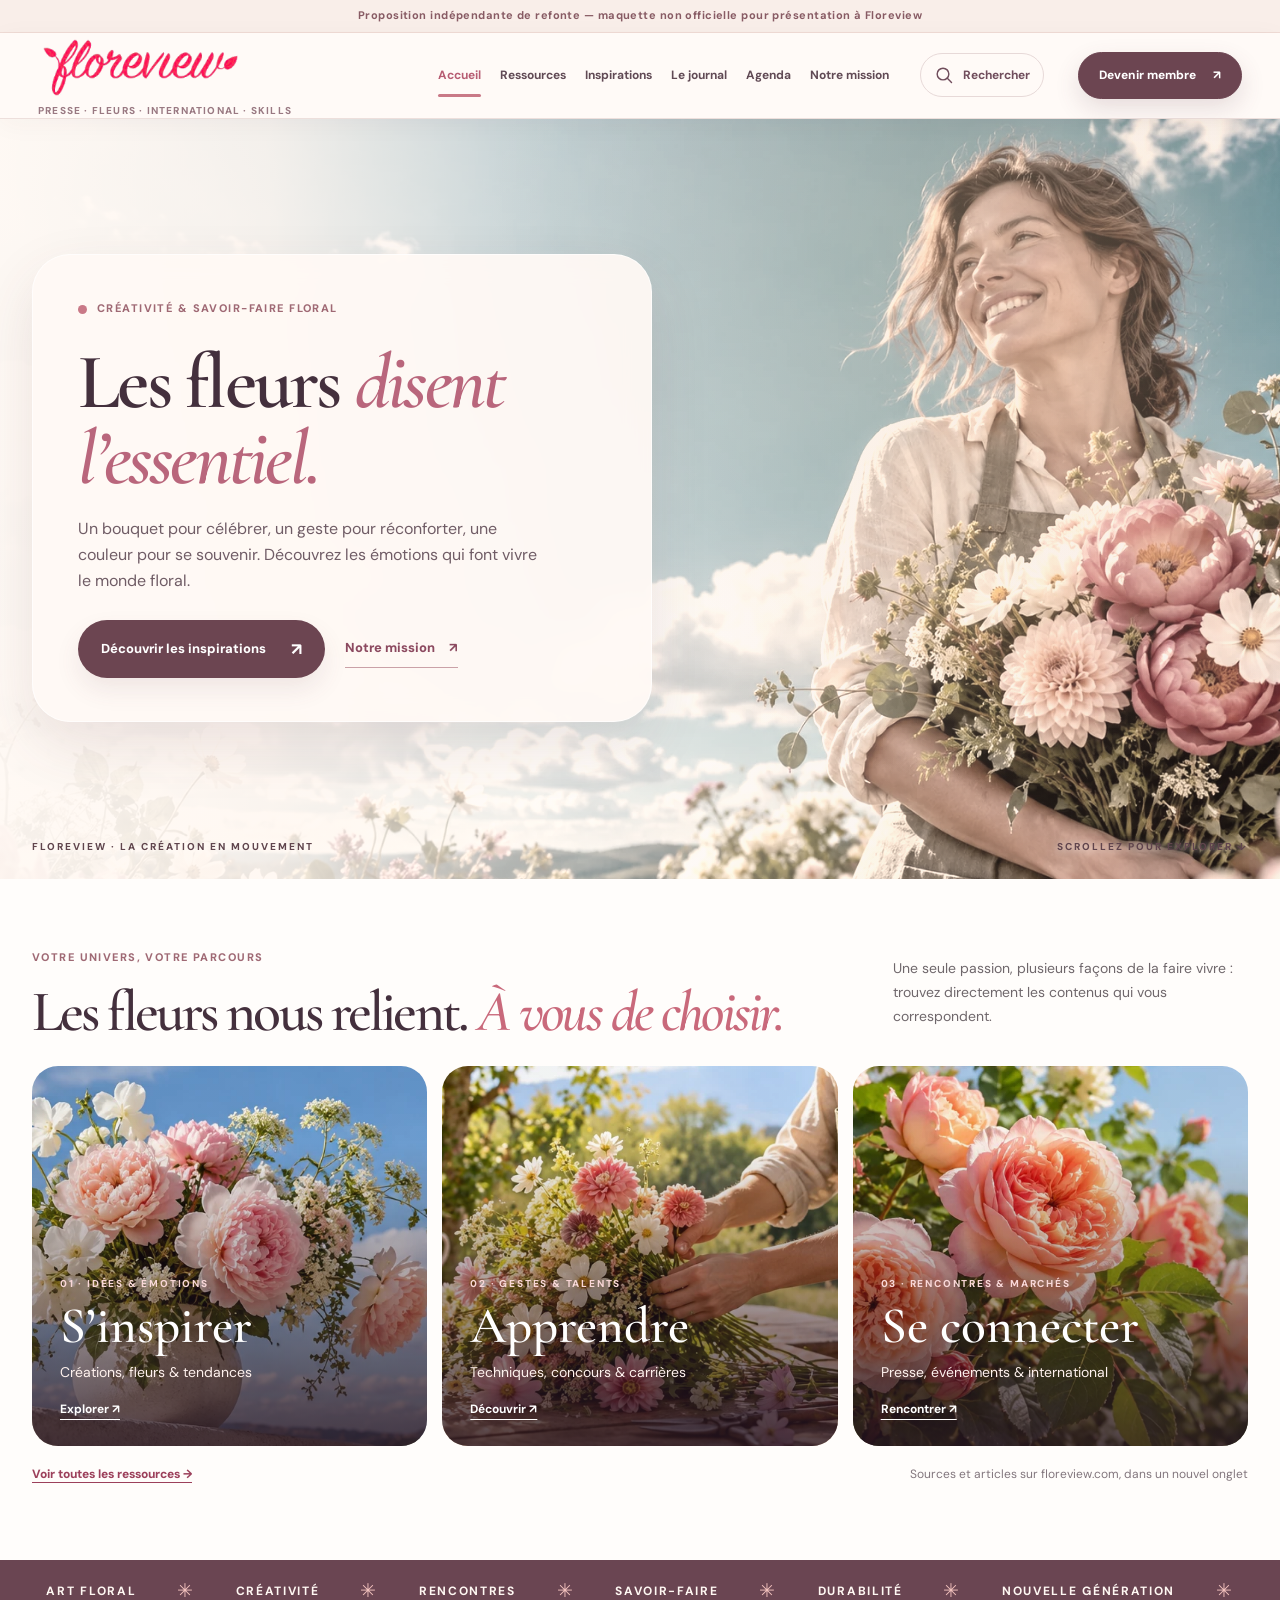
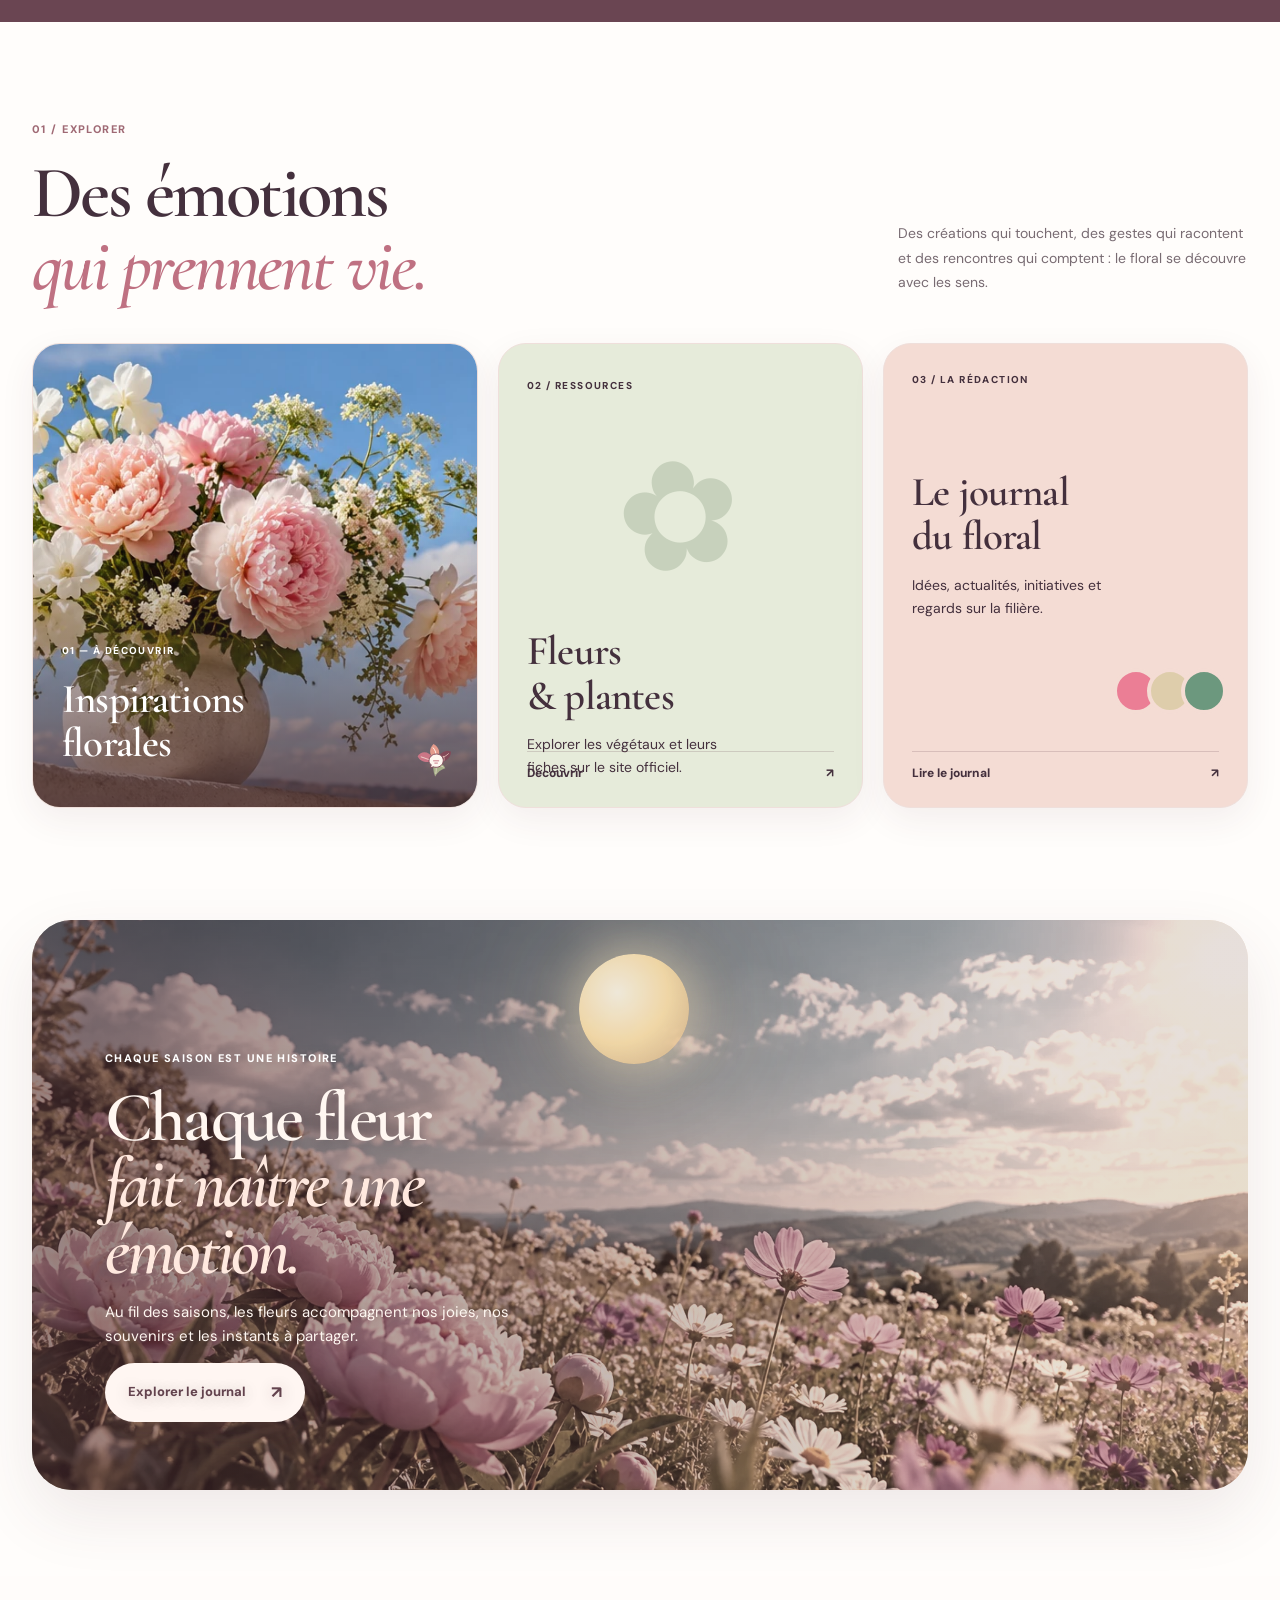
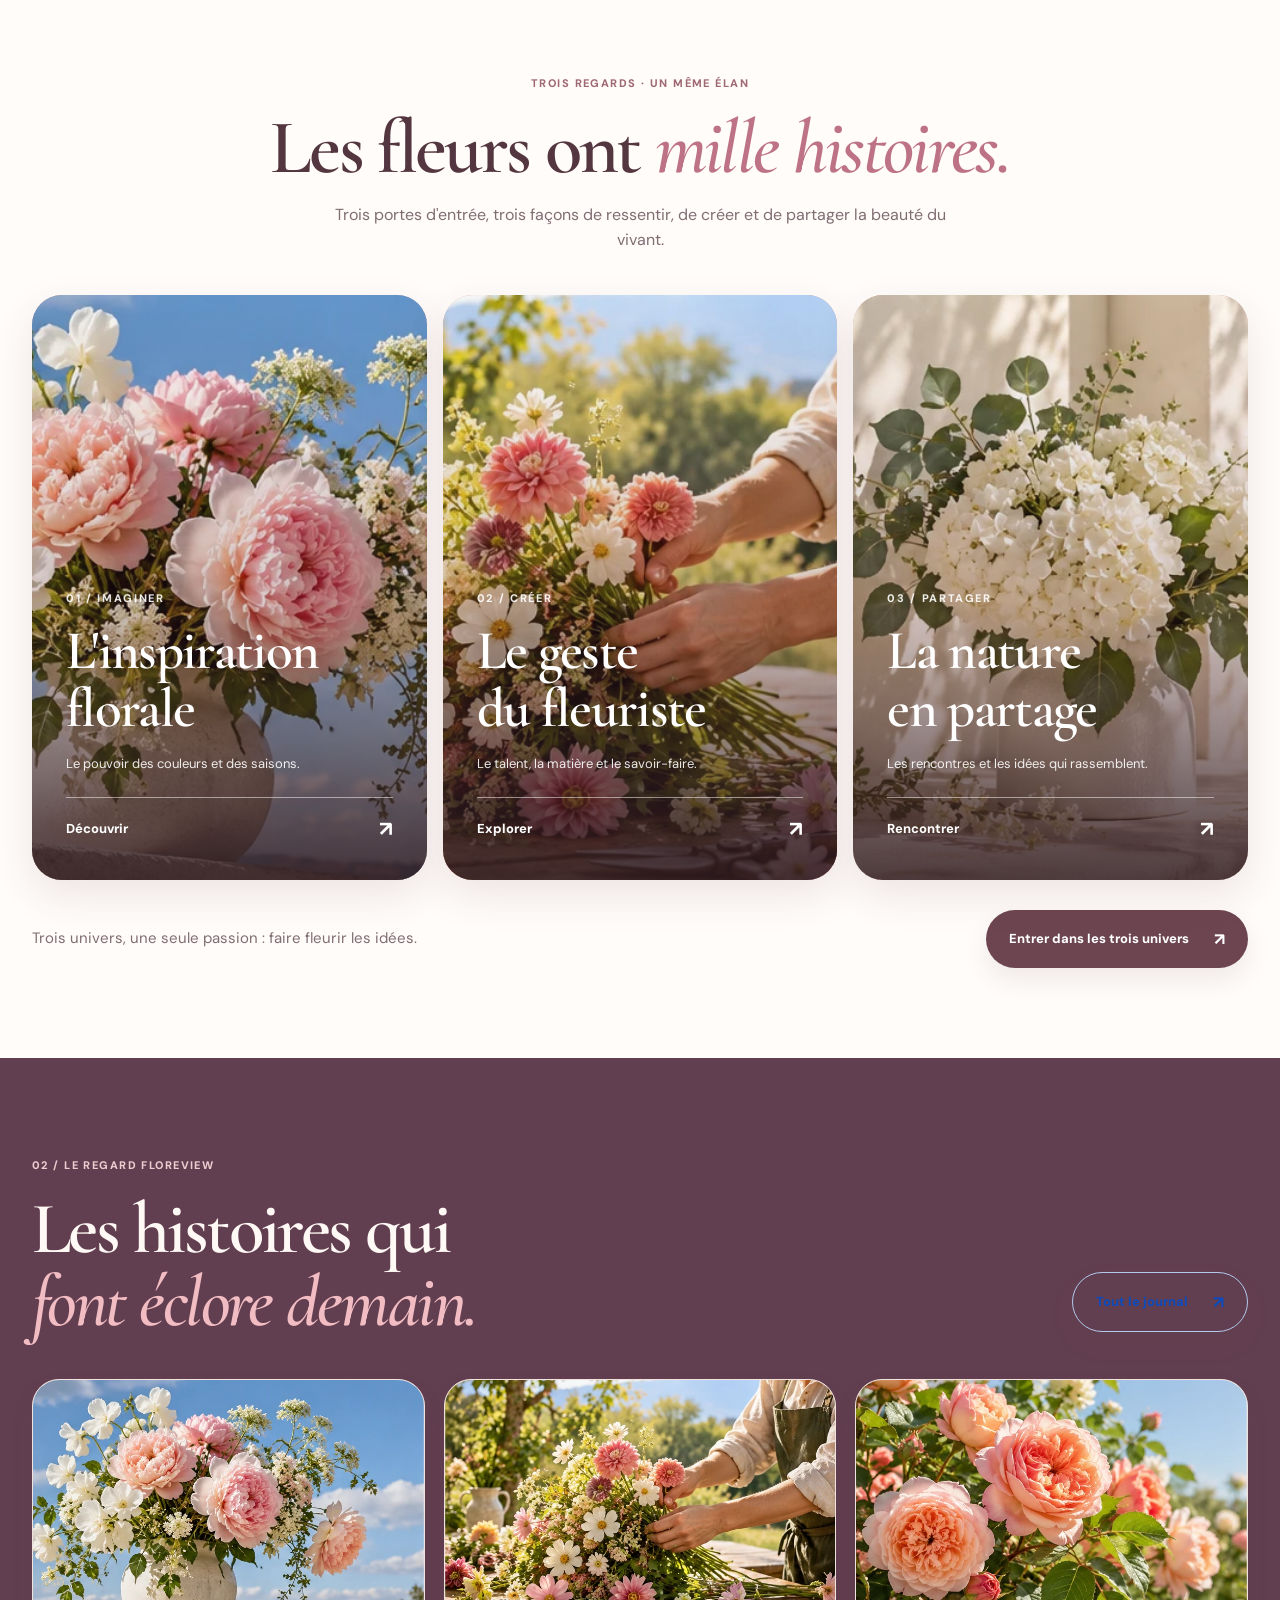
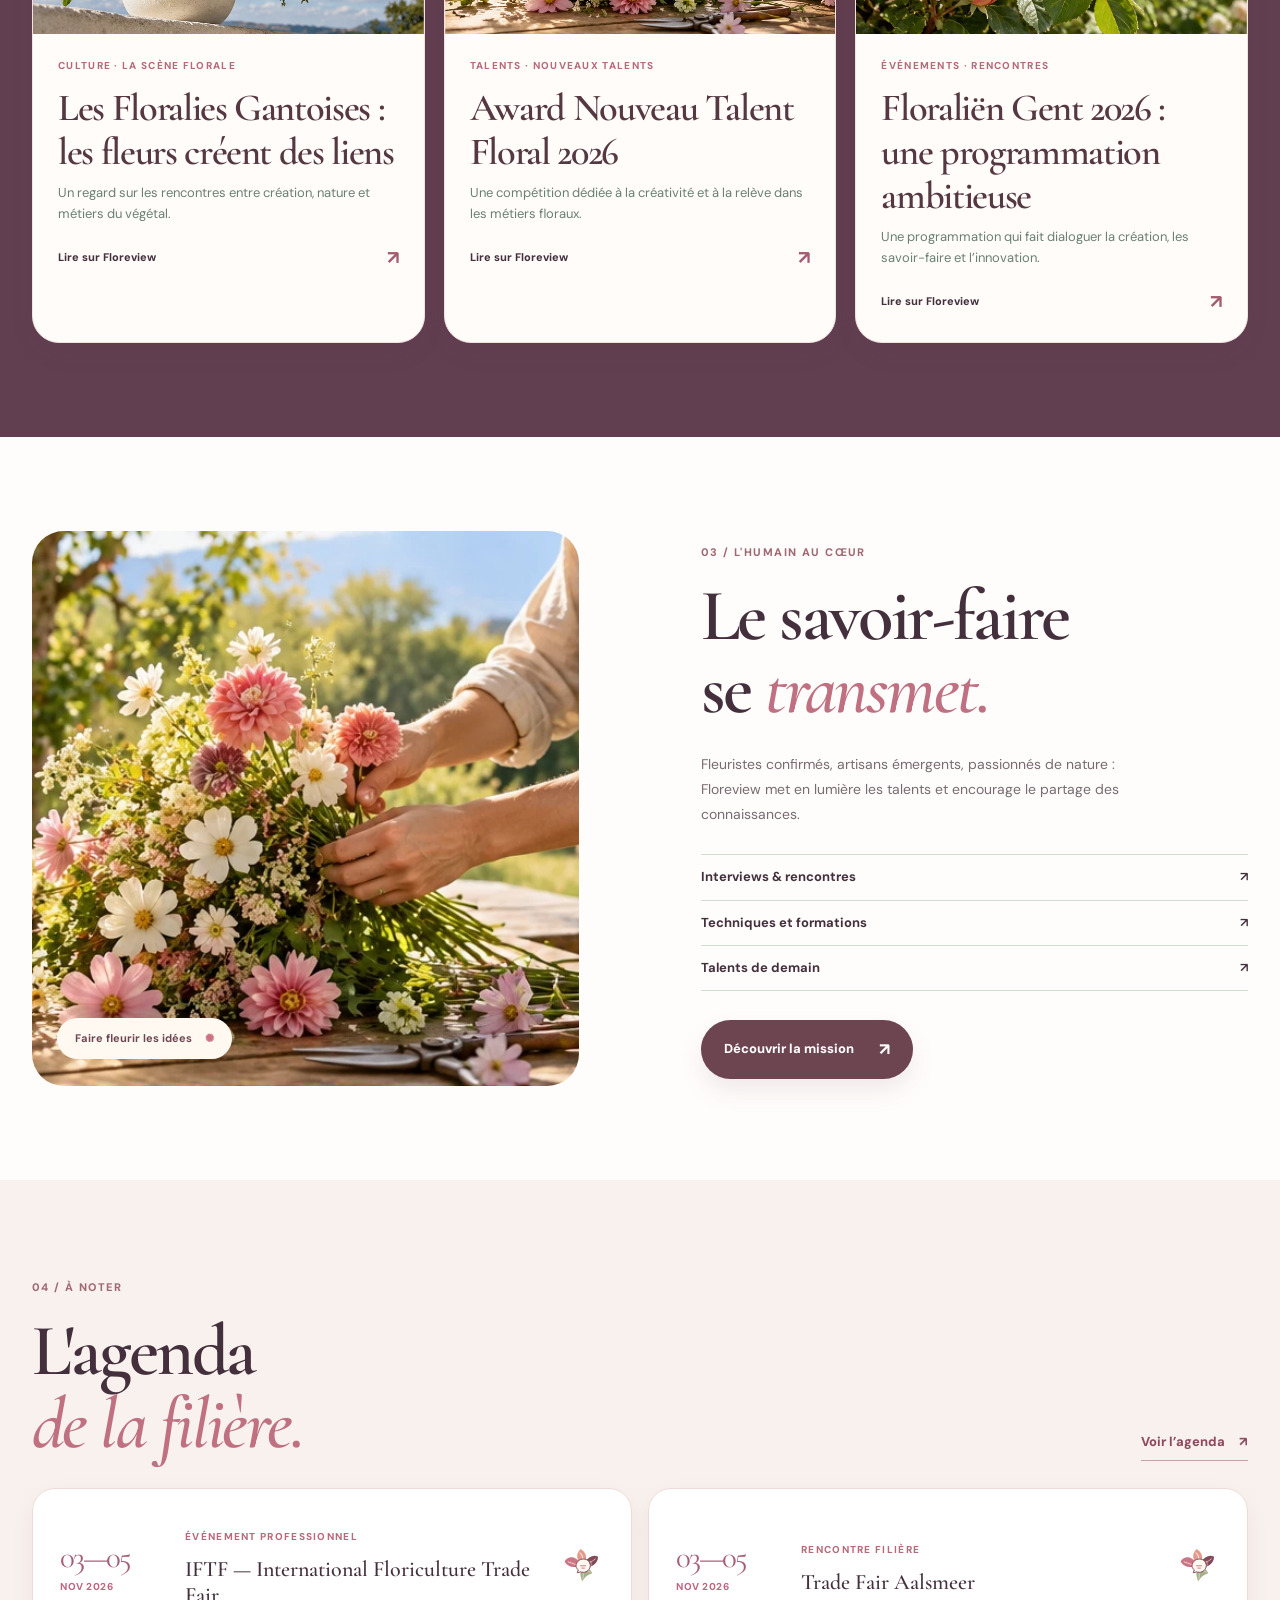
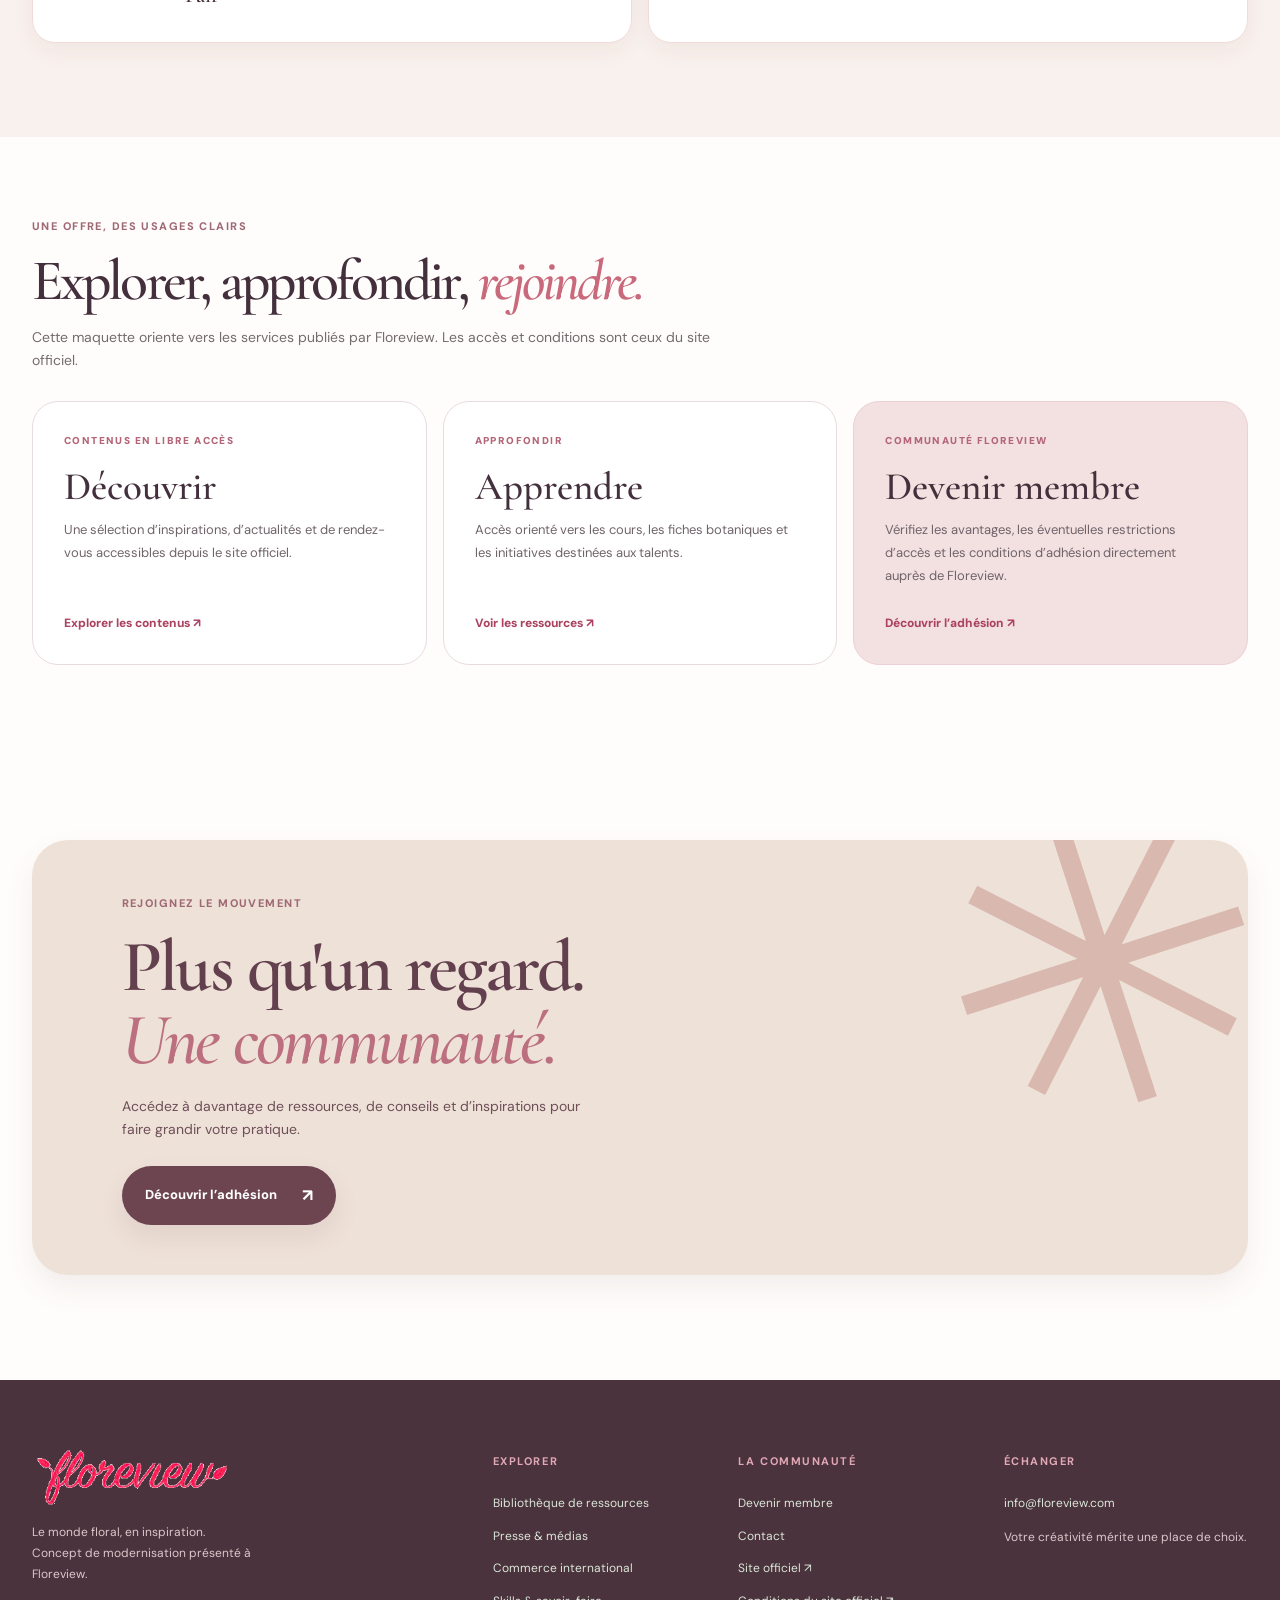
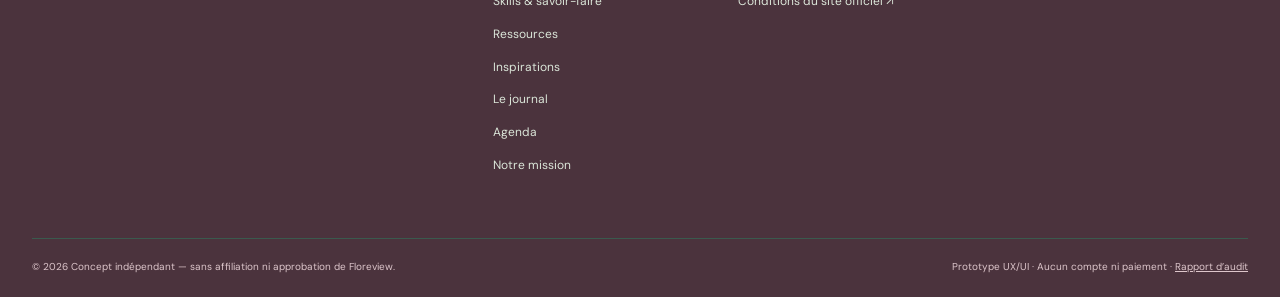
<file: index.html>
<!doctype html><html lang="fr"><head><meta charset="utf-8"><meta name="viewport" content="width=device-width, initial-scale=1"><meta name="theme-color" content="#694451"><meta name="robots" content="noindex,nofollow"><meta name="description" content="Concept de refonte du média floral Floreview : inspiration, journal, agenda et communauté."><title>Accueil | Floreview — concept de refonte</title><link rel="icon" href="assets/favicon-floreview.png" type="image/png"><link rel="preconnect" href="https://fonts.googleapis.com"><link rel="preconnect" href="https://fonts.gstatic.com" crossorigin><link href="https://fonts.googleapis.com/css2?family=DM+Sans:wght@400;500;600;700;800&family=Cormorant+Garamond:ital,wght@0,400;0,500;0,600;0,700;1,400;1,500;1,600&display=swap" rel="stylesheet"><link rel="stylesheet" href="styles.css?v=3"><link rel="stylesheet" href="sky-2026.css?v=3"><link rel="stylesheet" href="floral-interactions.css?v=4"><link rel="stylesheet" href="emotion-2026.css?v=5"><link rel="stylesheet" href="search-v6.css?v=6"><link rel="stylesheet" href="v7.css?v=7"></head><body data-page="index.html"><a class="skip-link" href="#contenu">Aller au contenu</a>
<div class="prototype-flag">Proposition indépendante de refonte — maquette non officielle pour présentation à Floreview</div>
<header class="site-header" id="haut"><div class="header-inner">
  <a class="wordmark wordmark--official" href="index.html" aria-label="Accueil - Floreview"><img class="wordmark__logo" src="assets/floreview-logo-official.png" alt="Floreview" width="210" height="62"><span class="wordmark__tagline">PRESSE · FLEURS · INTERNATIONAL · SKILLS</span></a>
  <button class="menu-toggle" type="button" aria-label="Ouvrir le menu" aria-expanded="false" aria-controls="site-nav"><span></span><span></span><span></span></button>
  <nav id="site-nav" class="site-nav" aria-label="Navigation principale"><a href="index.html" class="nav-link is-active" aria-current="page">Accueil</a><a href="ressources.html" class="nav-link ">Ressources</a><a href="inspirations.html" class="nav-link " >Inspirations</a><a href="journal.html" class="nav-link " >Le journal</a><a href="agenda.html" class="nav-link " >Agenda</a><a href="apropos.html" class="nav-link " >Notre mission</a><a href="adhesion.html" class="nav-link nav-member-mobile">Devenir membre</a></nav>
  <button class="site-search__trigger" type="button" data-search-open="true" aria-label="Ouvrir la recherche" aria-haspopup="dialog" aria-controls="site-search"><svg width="20" height="20" viewBox="0 0 24 24" aria-hidden="true" fill="none" stroke="currentColor" stroke-width="1.7"><circle cx="10.8" cy="10.8" r="7"/><path d="m16 16 5 5" stroke-linecap="round"/></svg><span>Rechercher</span></button><a class="header-cta" href="adhesion.html">Devenir membre <span aria-hidden="true">↗</span></a>
</div></header>
<div class="site-search" id="site-search" role="dialog" aria-modal="true" aria-labelledby="site-search-title" aria-describedby="site-search-description" hidden>
  <div class="site-search__scrim" data-search-close="true"></div>
  <div class="site-search__sheet">
    <div class="site-search__top container">
      <span class="search-kicker"><img src="assets/floreview-logo-official.png" alt="Floreview" width="124" height="36"> Explorer Floreview</span>
      <button class="site-search__close" type="button" data-search-close="true" aria-label="Fermer la recherche">Fermer <span aria-hidden="true">×</span></button>
    </div>
    <div class="site-search__content container">
      <p class="eyebrow">Rechercher & explorer</p>
      <h2 id="site-search-title">Que souhaitez-vous <em>découvrir ?</em></h2>
      <p id="site-search-description">Recherchez une rubrique, un thème ou un article de la maquette.</p>
      <div class="site-search__field-wrap">
        <label class="sr-only" for="site-search-input">Votre recherche</label>
        <svg aria-hidden="true" width="25" height="25" viewBox="0 0 24 24" fill="none" stroke="currentColor" stroke-width="1.8"><circle cx="10.8" cy="10.8" r="6.8"/><path d="m16 16 5 5" stroke-linecap="round"/></svg>
        <input id="site-search-input" type="search" autocomplete="off" spellcheck="false" placeholder="Fleurs, presse, international, formations…" role="combobox" aria-autocomplete="list" aria-controls="site-search-results" aria-expanded="false">
        <span class="search-key-hint" aria-hidden="true">↵</span>
      </div>
      <div class="site-search__suggestions" id="site-search-suggestions">
        <div class="site-search__heading"><span>Accès rapides</span><span>03 univers professionnels</span></div>
        <div class="search-shortcuts">
          <a class="search-shortcut" href="presse.html"><span class="search-shortcut__index">01 / COMMUNIQUER</span><strong>Presse & médias</strong><small>Actualités, interviews, dossiers et contacts</small><span class="search-shortcut__arrow" aria-hidden="true">↗</span></a>
          <a class="search-shortcut" href="international.html"><span class="search-shortcut__index">02 / CONNECTER</span><strong>Commerce international</strong><small>Marchés floraux, échanges et tendances mondiales</small><span class="search-shortcut__arrow" aria-hidden="true">↗</span></a>
          <a class="search-shortcut" href="savoir-faire.html"><span class="search-shortcut__index">03 / TRANSMETTRE</span><strong>Skills & savoir-faire</strong><small>Techniques, métiers et transmission</small><span class="search-shortcut__arrow" aria-hidden="true">↗</span></a>
        </div>
        <div class="site-search__popular"><span>À explorer :</span><button type="button" data-search-query="fleurs">Fleurs et plantes</button><button type="button" data-search-query="presse">Presse</button><button type="button" data-search-query="talents">Talents</button><button type="button" data-search-query="international">International</button></div>
      </div>
      <div class="site-search__matches" id="site-search-matches" hidden>
        <div class="site-search__heading"><span id="site-search-count">Suggestions</span><span>↑ ↓ naviguer · Entrée ouvrir</span></div>
        <div id="site-search-results" role="listbox" aria-label="Suggestions de recherche"></div>
        <p class="site-search__empty" id="site-search-empty" hidden>Aucun résultat dans la maquette. Essayez « fleurs », « presse », « talent » ou « international ».</p>
      </div>
      <p class="site-search__note">Recherche locale dans cette proposition de site. Le contenu intégral de Floreview nécessite une connexion au CMS officiel.</p>
    </div>
  </div>
</div><main id="contenu"><section class="hero hero-sky" aria-label="Bienvenue sur Floreview">
  <div class="hero-sky__photo" aria-hidden="true"><img src="assets/hero-florist.webp" alt="" fetchpriority="high" decoding="async"></div>
  <div class="hero-clouds" aria-hidden="true"><span class="cloud cloud--one"></span><span class="cloud cloud--two"></span><span class="cloud cloud--three"></span></div>
  <div class="container hero-sky__inner"><div class="hero-sky__message reveal is-visible">
    <span class="eyebrow"><span class="eyebrow-dot"></span> Créativité & savoir-faire floral</span>
    <h1>Les fleurs <em>disent l’essentiel.</em></h1>
    <p>Un bouquet pour célébrer, un geste pour réconforter, une couleur pour se souvenir. Découvrez les émotions qui font vivre le monde floral.</p>
    <div class="hero-actions"><a class="btn btn-dark" href="inspirations.html">Découvrir les inspirations <span aria-hidden="true">↗</span></a><a class="text-link" href="apropos.html">Notre mission <span aria-hidden="true">↗</span></a></div>
  </div></div>
  <div class="hero-sky__bottom" aria-hidden="true"><span>FLOREVIEW · LA CRÉATION EN MOUVEMENT</span><span>SCROLLEZ POUR EXPLORER ↓</span></div>
</section>

<section class="v7-intents container" aria-labelledby="v7-intent-title">
  <div class="v7-intents__head"><div><span class="eyebrow">Votre univers, votre parcours</span><h2 id="v7-intent-title">Les fleurs nous relient. <em>À vous de choisir.</em></h2></div><p>Une seule passion, plusieurs façons de la faire vivre : trouvez directement les contenus qui vous correspondent.</p></div>
  <div class="v7-intents__grid">
    <a class="v7-intent" href="ressources.html?theme=inspiration"><img src="assets/floral-1.webp" alt="Bouquet de fleurs roses" loading="lazy"><span class="v7-intent__shade"></span><span class="v7-intent__text"><small>01 · IDÉES & ÉMOTIONS</small><strong>S’inspirer</strong><span>Créations, fleurs & tendances</span><b>Explorer ↗</b></span></a>
    <a class="v7-intent" href="ressources.html?theme=skills"><img src="assets/floral-2.webp" alt="Fleuriste composant un bouquet" loading="lazy"><span class="v7-intent__shade"></span><span class="v7-intent__text"><small>02 · GESTES & TALENTS</small><strong>Apprendre</strong><span>Techniques, concours & carrières</span><b>Découvrir ↗</b></span></a>
    <a class="v7-intent" href="ressources.html?theme=international"><img src="assets/floral-3.webp" alt="Créations et rencontres florales" loading="lazy"><span class="v7-intent__shade"></span><span class="v7-intent__text"><small>03 · RENCONTRES & MARCHÉS</small><strong>Se connecter</strong><span>Presse, événements & international</span><b>Rencontrer ↗</b></span></a>
  </div>
  <p class="v7-intents__meta"><a href="ressources.html">Voir toutes les ressources →</a> <span>Sources et articles sur floreview.com, dans un nouvel onglet</span></p>
</section>

<section class="ticker" aria-label="Thématiques"><div class="ticker-inner"><span>Art floral</span><b>✳</b><span>Créativité</span><b>✳</b><span>Rencontres</span><b>✳</b><span>Savoir-faire</span><b>✳</b><span>Durabilité</span><b>✳</b><span>Nouvelle génération</span><b>✳</b></div></section>
<section class="section container" id="univers"><div class="section-head reveal"><div><span class="eyebrow">01 / Explorer</span><h2>Des émotions<br><em>qui prennent vie.</em></h2></div><p>Des créations qui touchent, des gestes qui racontent et des rencontres qui comptent : le floral se découvre avec les sens.</p></div><div class="feature-grid">
<a href="inspirations.html" class="feature-card feature-card-xl reveal"><div class="feature-image"><img class="" src="assets/floral-1.webp" alt="Composition florale inspirante" loading=lazy decoding="async" onerror="this.onerror=null;this.src='assets/floral-illustration.svg'"></div><div class="feature-caption"><span>01 — À découvrir</span><h3>Inspirations<br>florales</h3><span class="round-arrow">↗</span></div></a>
<a href="https://floreview.com/fr/fleurs-et-plantes/" target="_blank" rel="noopener noreferrer" class="feature-card feature-card-sage reveal"><span class="small-label">02 / Ressources</span><div class="feature-flower">✿</div><h3>Fleurs<br>& plantes</h3><p>Explorer les végétaux et leurs fiches sur le site officiel.</p><span class="feature-cta">Découvrir <span>↗</span></span></a>
<a href="journal.html" class="feature-card feature-card-peach reveal"><span class="small-label">03 / La rédaction</span><h3>Le journal<br>du floral</h3><p>Idées, actualités, initiatives et regards sur la filière.</p><div class="card-circles"><span></span><span></span><span></span></div><span class="feature-cta">Lire le journal <span>↗</span></span></a>
</div></section>
<section class="sky-garden" aria-label="La nature en mouvement">
  <div class="container sky-garden__shell">
    <div class="sky-garden__image" aria-hidden="true"><img src="assets/sunny-meadow.webp" alt="" loading="lazy"></div>
    <div class="sky-garden__atmosphere" aria-hidden="true">
      <span class="garden-sun"></span><span class="cloud cloud--garden-a"></span><span class="cloud cloud--garden-b"></span>
    </div>
    <div class="sky-garden__content reveal">
      <span class="eyebrow">Chaque saison est une histoire</span>
      <h2>Chaque fleur<br><em>fait naître une émotion.</em></h2>
      <p>Au fil des saisons, les fleurs accompagnent nos joies, nos souvenirs et les instants à partager.</p>
      <a class="btn btn-dark" href="journal.html">Explorer le journal <span aria-hidden="true">↗</span></a>
    </div>
  </div>
</section>

<section class="editorial-triptych section" aria-labelledby="triptych-title">
  <div class="container triptych-intro reveal">
    <span class="eyebrow">Trois regards · Un même élan</span>
    <h2 id="triptych-title">Les fleurs ont <em>mille histoires.</em></h2>
    <p>Trois portes d'entrée, trois façons de ressentir, de créer et de partager la beauté du vivant.</p>
  </div>
  <div class="container triptych-grid">
    <a class="triptych-panel triptych-panel--one reveal" href="univers.html#inspirer">
      <img src="assets/floral-1.webp" alt="Bouquet de pivoines roses sous un ciel bleu" loading="lazy" decoding="async">
      <span class="triptych-panel__scrim" aria-hidden="true"></span>
      <span class="triptych-panel__body"><small>01 / IMAGINER</small><strong>L'inspiration<br>florale</strong><span>Le pouvoir des couleurs et des saisons.</span><span class="triptych-panel__action">Découvrir <span aria-hidden="true">↗</span></span></span>
    </a>
    <a class="triptych-panel triptych-panel--two reveal" href="univers.html#creer">
      <img src="assets/floral-2.webp" alt="Fleuriste créant un bouquet au jardin" loading="lazy" decoding="async">
      <span class="triptych-panel__scrim" aria-hidden="true"></span>
      <span class="triptych-panel__body"><small>02 / CRÉER</small><strong>Le geste<br>du fleuriste</strong><span>Le talent, la matière et le savoir-faire.</span><span class="triptych-panel__action">Explorer <span aria-hidden="true">↗</span></span></span>
    </a>
    <a class="triptych-panel triptych-panel--three reveal" href="univers.html#partager">
      <img src="assets/floral-4.webp" alt="Composition florale blanche et feuillage dans une lumière naturelle" loading="lazy" decoding="async">
      <span class="triptych-panel__scrim" aria-hidden="true"></span>
      <span class="triptych-panel__body"><small>03 / PARTAGER</small><strong>La nature<br>en partage</strong><span>Les rencontres et les idées qui rassemblent.</span><span class="triptych-panel__action">Rencontrer <span aria-hidden="true">↗</span></span></span>
    </a>
  </div>
  <div class="triptych-footer container reveal"><p>Trois univers, une seule passion : faire fleurir les idées.</p><a href="univers.html" class="btn btn-dark">Entrer dans les trois univers <span aria-hidden="true">↗</span></a></div>
</section>
<section class="section section-ink"><div class="container"><div class="section-head section-head-light reveal"><div><span class="eyebrow">02 / Le regard Floreview</span><h2>Les histoires qui<br><em>font éclore demain.</em></h2></div><a href="journal.html" class="btn btn-outline-light">Tout le journal <span>↗</span></a></div><div class="story-grid" id="home-articles"></div></div></section>
<section class="section container"><div class="split-feature"><div class="split-photo reveal"><img class="" src="assets/floral-2.webp" alt="Fleurs et végétaux en floraison" loading=lazy decoding="async" onerror="this.onerror=null;this.src='assets/floral-illustration.svg'"><div class="photo-chip">Faire fleurir les idées <span>✺</span></div></div><div class="split-copy reveal"><span class="eyebrow">03 / L'humain au cœur</span><h2>Le savoir-faire<br>se <em>transmet.</em></h2><p>Fleuristes confirmés, artisans émergents, passionnés de nature : Floreview met en lumière les talents et encourage le partage des connaissances.</p><div class="underline-list"><span>Interviews & rencontres <b>↗</b></span><span>Techniques et formations <b>↗</b></span><span>Talents de demain <b>↗</b></span></div><a class="btn btn-dark" href="apropos.html">Découvrir la mission <span>↗</span></a></div></div></section>
<section class="section section-cream"><div class="container event-preview"><div class="section-head reveal"><div><span class="eyebrow">04 / À noter</span><h2>L'agenda<br><em>de la filière.</em></h2></div><a class="text-link" href="agenda.html">Voir l’agenda <span>↗</span></a></div><div class="event-mini-grid"><a class="event-mini reveal" href="agenda.html"><span class="event-date">03—05 <small>NOV 2026</small></span><div><span class="category">Événement professionnel</span><h3>IFTF — International Floriculture Trade Fair</h3></div><span class="round-arrow">↗</span></a><a class="event-mini reveal" href="agenda.html"><span class="event-date">03—05 <small>NOV 2026</small></span><div><span class="category">Rencontre filière</span><h3>Trade Fair Aalsmeer</h3></div><span class="round-arrow">↗</span></a></div></div></section>

<section class="v7-membership container" aria-labelledby="v7-member-heading">
  <div class="v7-section-title"><span class="eyebrow">Une offre, des usages clairs</span><h2 id="v7-member-heading">Explorer, approfondir, <em>rejoindre.</em></h2><p>Cette maquette oriente vers les services publiés par Floreview. Les accès et conditions sont ceux du site officiel.</p></div>
  <div class="v7-membership__grid">
    <article class="v7-benefit"><small>CONTENUS EN LIBRE ACCÈS</small><h3>Découvrir</h3><p>Une sélection d’inspirations, d’actualités et de rendez-vous accessibles depuis le site officiel.</p><a href="ressources.html?theme=inspiration">Explorer les contenus ↗</a></article>
    <article class="v7-benefit"><small>APPROFONDIR</small><h3>Apprendre</h3><p>Accès orienté vers les cours, les fiches botaniques et les initiatives destinées aux talents.</p><a href="ressources.html?theme=skills">Voir les ressources ↗</a></article>
    <article class="v7-benefit v7-benefit--highlight"><small>COMMUNAUTÉ FLOREVIEW</small><h3>Devenir membre</h3><p>Vérifiez les avantages, les éventuelles restrictions d’accès et les conditions d’adhésion directement auprès de Floreview.</p><a href="adhesion.html">Découvrir l’adhésion ↗</a></article>
  </div>
</section>

<section class="member-band container"><div class="member-band-copy reveal"><span class="eyebrow">Rejoignez le mouvement</span><h2>Plus qu'un regard.<br><em>Une communauté.</em></h2><p>Accédez à davantage de ressources, de conseils et d’inspirations pour faire grandir votre pratique.</p><a class="btn btn-dark" href="adhesion.html">Découvrir l’adhésion <span>↗</span></a></div><div class="member-band-shape" aria-hidden="true">✳</div></section></main><footer class="footer"><div class="container footer-top"><div><a class="wordmark footer-wordmark wordmark--official" href="index.html" aria-label="Accueil - Floreview"><img class="wordmark__logo" src="assets/floreview-logo-official.png" alt="Floreview" width="210" height="62"></a><p>Le monde floral, en inspiration.<br>Concept de modernisation présenté à Floreview.</p></div><div><h3>Explorer</h3><a href="ressources.html">Bibliothèque de ressources</a><a href="presse.html">Presse & médias</a><a href="international.html">Commerce international</a><a href="savoir-faire.html">Skills & savoir-faire</a><a href="univers.html">Ressources</a><a href="inspirations.html">Inspirations</a><a href="journal.html">Le journal</a><a href="agenda.html">Agenda</a><a href="apropos.html">Notre mission</a></div><div><h3>La communauté</h3><a href="adhesion.html">Devenir membre</a><a href="contact.html">Contact</a><a href="https://floreview.com/fr/" target="_blank" rel="noopener noreferrer">Site officiel ↗</a><a href="https://floreview.com/fr/conditions-generales/" target="_blank" rel="noopener noreferrer">Conditions du site officiel ↗</a></div><div><h3>Échanger</h3><a href="mailto:info@floreview.com">info@floreview.com</a><p>Votre créativité mérite une place de choix.</p></div></div><div class="container footer-bottom"><span>© 2026 Concept indépendant — sans affiliation ni approbation de Floreview.</span><span>Prototype UX/UI · Aucun compte ni paiement · <a href="AUDIT.md">Rapport d’audit</a></span></div></footer><script defer src="data/articles.js"></script><script defer src="app.js"></script><script defer src="data/ressources-v7.js?v=7"></script><script defer src="search-v6.js?v=7"></script><script defer src="v7.js?v=7"></script></body></html>
</file>
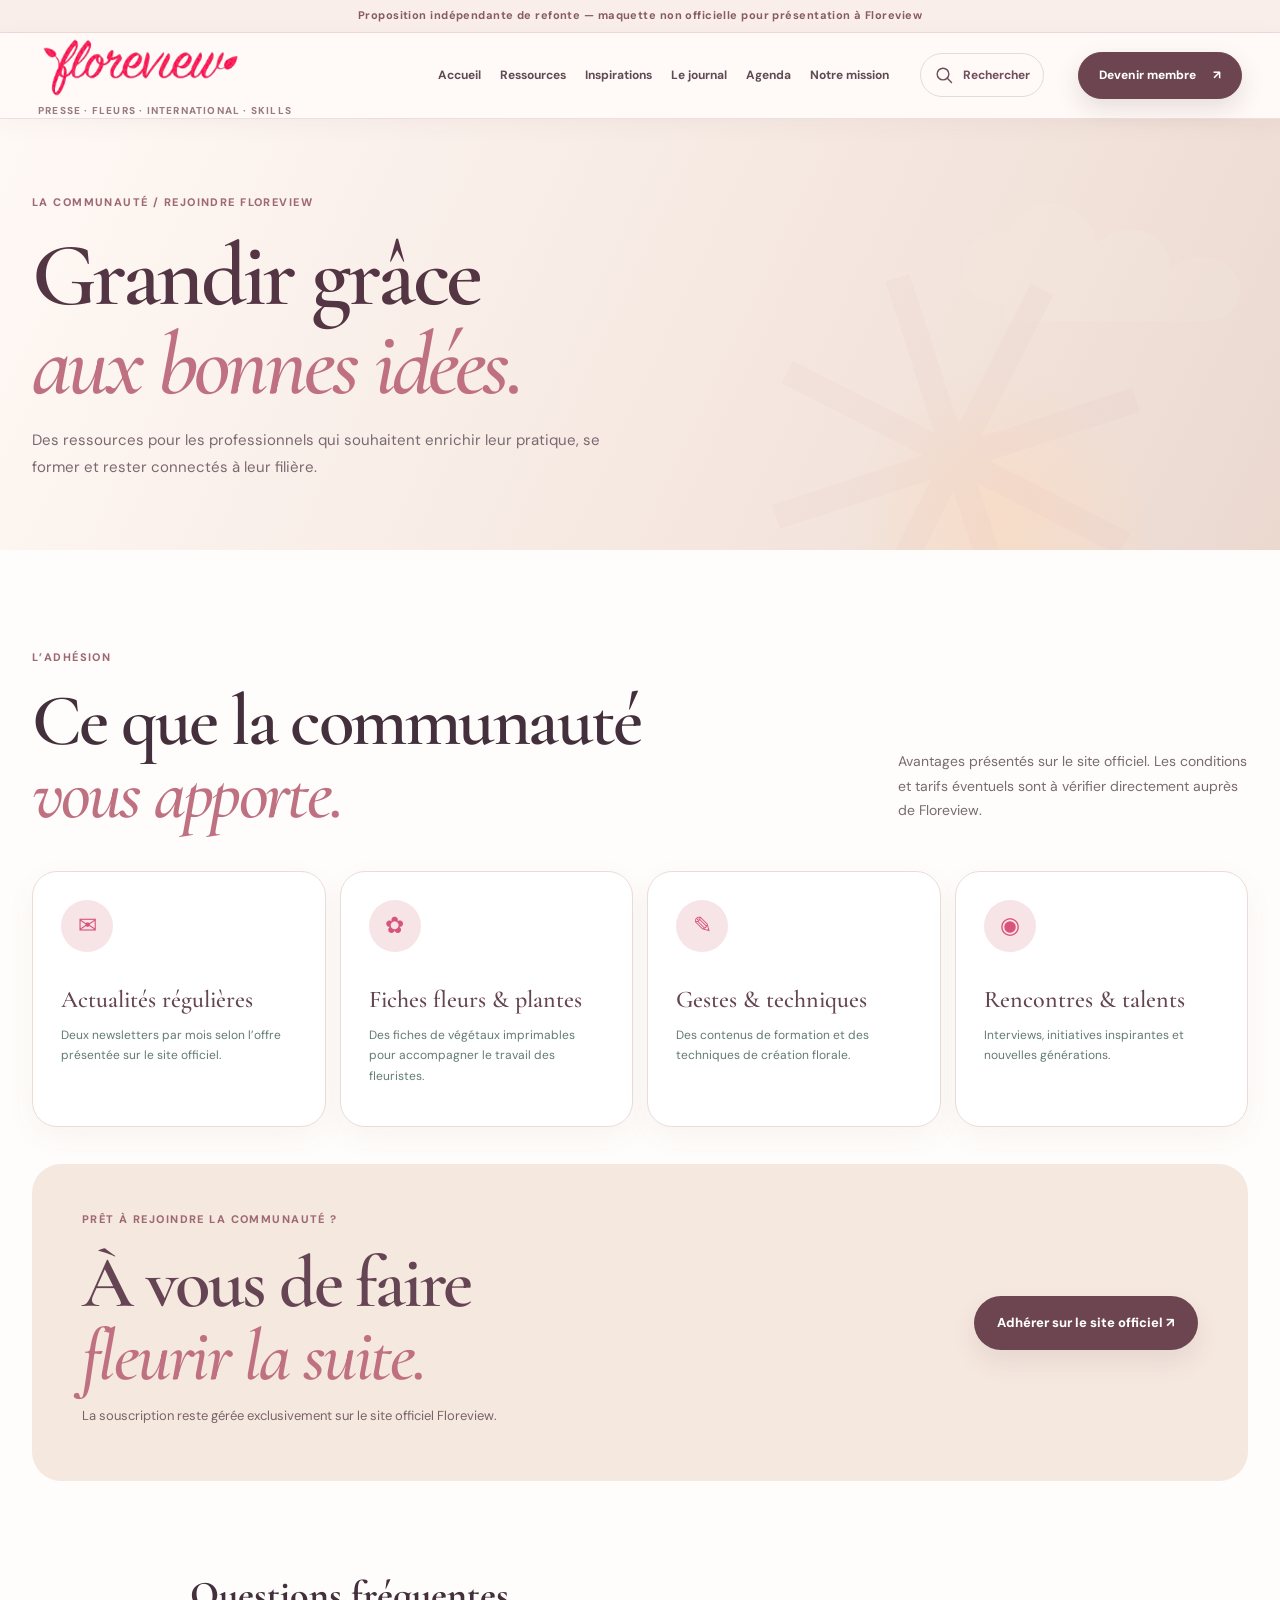
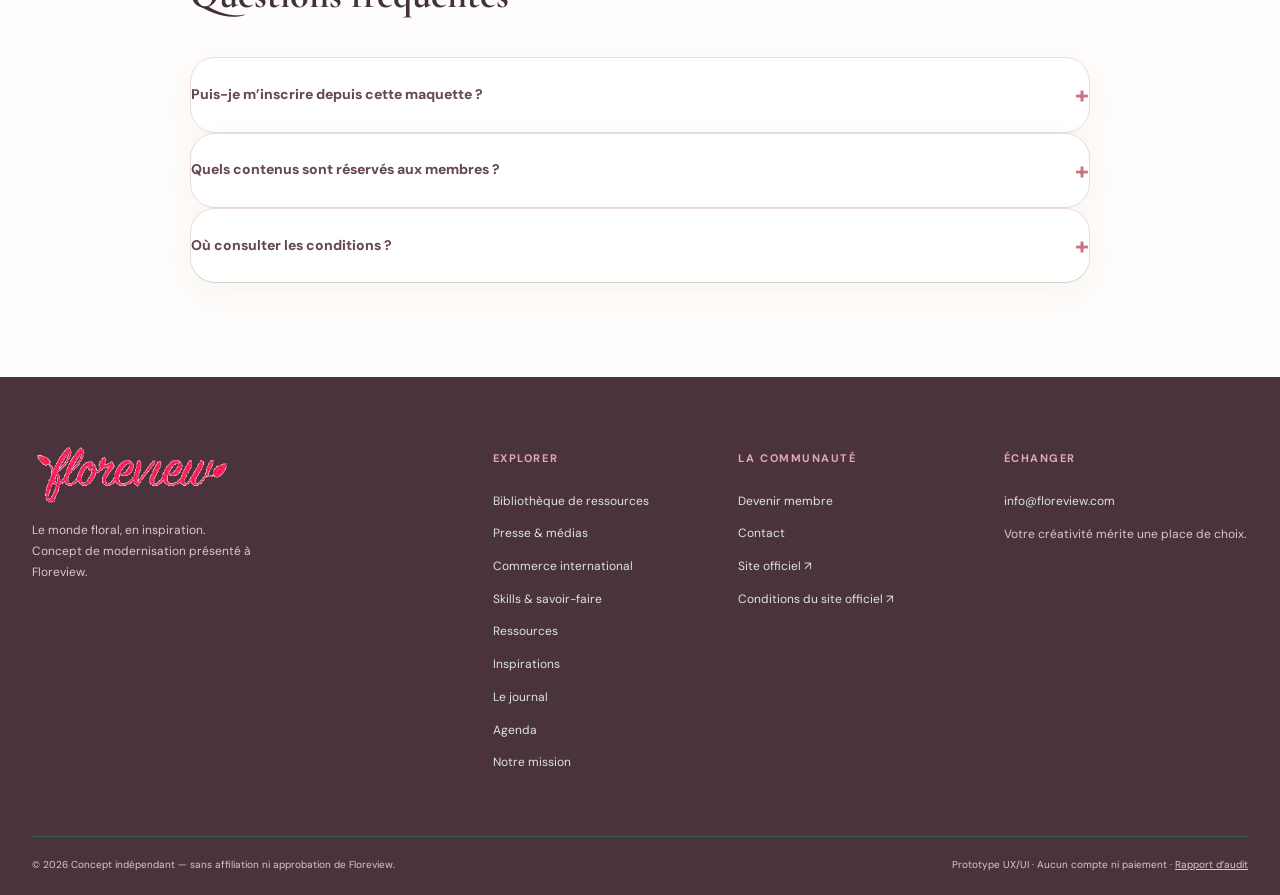
<file: adhesion.html>
<!doctype html><html lang="fr"><head><meta charset="utf-8"><meta name="viewport" content="width=device-width, initial-scale=1"><meta name="theme-color" content="#694451"><meta name="robots" content="noindex,nofollow"><meta name="description" content="Découvrez les avantages de la communauté Floreview et rejoignez-la sur le site officiel."><title>Devenir membre | Floreview — concept de refonte</title><link rel="icon" href="assets/favicon-floreview.png" type="image/png"><link rel="preconnect" href="https://fonts.googleapis.com"><link rel="preconnect" href="https://fonts.gstatic.com" crossorigin><link href="https://fonts.googleapis.com/css2?family=DM+Sans:wght@400;500;600;700;800&family=Cormorant+Garamond:ital,wght@0,400;0,500;0,600;0,700;1,400;1,500;1,600&display=swap" rel="stylesheet"><link rel="stylesheet" href="styles.css?v=3"><link rel="stylesheet" href="sky-2026.css?v=3"><link rel="stylesheet" href="floral-interactions.css?v=4"><link rel="stylesheet" href="emotion-2026.css?v=5"><link rel="stylesheet" href="search-v6.css?v=6"><link rel="stylesheet" href="v7.css?v=7"></head><body data-page="adhesion.html"><a class="skip-link" href="#contenu">Aller au contenu</a>
<div class="prototype-flag">Proposition indépendante de refonte — maquette non officielle pour présentation à Floreview</div>
<header class="site-header" id="haut"><div class="header-inner">
  <a class="wordmark wordmark--official" href="index.html" aria-label="Accueil - Floreview"><img class="wordmark__logo" src="assets/floreview-logo-official.png" alt="Floreview" width="210" height="62"><span class="wordmark__tagline">PRESSE · FLEURS · INTERNATIONAL · SKILLS</span></a>
  <button class="menu-toggle" type="button" aria-label="Ouvrir le menu" aria-expanded="false" aria-controls="site-nav"><span></span><span></span><span></span></button>
  <nav id="site-nav" class="site-nav" aria-label="Navigation principale"><a href="index.html" class="nav-link " >Accueil</a><a href="ressources.html" class="nav-link ">Ressources</a><a href="inspirations.html" class="nav-link " >Inspirations</a><a href="journal.html" class="nav-link " >Le journal</a><a href="agenda.html" class="nav-link " >Agenda</a><a href="apropos.html" class="nav-link " >Notre mission</a><a href="adhesion.html" class="nav-link nav-member-mobile">Devenir membre</a></nav>
  <button class="site-search__trigger" type="button" data-search-open="true" aria-label="Ouvrir la recherche" aria-haspopup="dialog" aria-controls="site-search"><svg width="20" height="20" viewBox="0 0 24 24" aria-hidden="true" fill="none" stroke="currentColor" stroke-width="1.7"><circle cx="10.8" cy="10.8" r="7"/><path d="m16 16 5 5" stroke-linecap="round"/></svg><span>Rechercher</span></button><a class="header-cta" href="adhesion.html">Devenir membre <span aria-hidden="true">↗</span></a>
</div></header>
<div class="site-search" id="site-search" role="dialog" aria-modal="true" aria-labelledby="site-search-title" aria-describedby="site-search-description" hidden>
  <div class="site-search__scrim" data-search-close="true"></div>
  <div class="site-search__sheet">
    <div class="site-search__top container">
      <span class="search-kicker"><img src="assets/floreview-logo-official.png" alt="Floreview" width="124" height="36"> Explorer Floreview</span>
      <button class="site-search__close" type="button" data-search-close="true" aria-label="Fermer la recherche">Fermer <span aria-hidden="true">×</span></button>
    </div>
    <div class="site-search__content container">
      <p class="eyebrow">Rechercher & explorer</p>
      <h2 id="site-search-title">Que souhaitez-vous <em>découvrir ?</em></h2>
      <p id="site-search-description">Recherchez une rubrique, un thème ou un article de la maquette.</p>
      <div class="site-search__field-wrap">
        <label class="sr-only" for="site-search-input">Votre recherche</label>
        <svg aria-hidden="true" width="25" height="25" viewBox="0 0 24 24" fill="none" stroke="currentColor" stroke-width="1.8"><circle cx="10.8" cy="10.8" r="6.8"/><path d="m16 16 5 5" stroke-linecap="round"/></svg>
        <input id="site-search-input" type="search" autocomplete="off" spellcheck="false" placeholder="Fleurs, presse, international, formations…" role="combobox" aria-autocomplete="list" aria-controls="site-search-results" aria-expanded="false">
        <span class="search-key-hint" aria-hidden="true">↵</span>
      </div>
      <div class="site-search__suggestions" id="site-search-suggestions">
        <div class="site-search__heading"><span>Accès rapides</span><span>03 univers professionnels</span></div>
        <div class="search-shortcuts">
          <a class="search-shortcut" href="presse.html"><span class="search-shortcut__index">01 / COMMUNIQUER</span><strong>Presse & médias</strong><small>Actualités, interviews, dossiers et contacts</small><span class="search-shortcut__arrow" aria-hidden="true">↗</span></a>
          <a class="search-shortcut" href="international.html"><span class="search-shortcut__index">02 / CONNECTER</span><strong>Commerce international</strong><small>Marchés floraux, échanges et tendances mondiales</small><span class="search-shortcut__arrow" aria-hidden="true">↗</span></a>
          <a class="search-shortcut" href="savoir-faire.html"><span class="search-shortcut__index">03 / TRANSMETTRE</span><strong>Skills & savoir-faire</strong><small>Techniques, métiers et transmission</small><span class="search-shortcut__arrow" aria-hidden="true">↗</span></a>
        </div>
        <div class="site-search__popular"><span>À explorer :</span><button type="button" data-search-query="fleurs">Fleurs et plantes</button><button type="button" data-search-query="presse">Presse</button><button type="button" data-search-query="talents">Talents</button><button type="button" data-search-query="international">International</button></div>
      </div>
      <div class="site-search__matches" id="site-search-matches" hidden>
        <div class="site-search__heading"><span id="site-search-count">Suggestions</span><span>↑ ↓ naviguer · Entrée ouvrir</span></div>
        <div id="site-search-results" role="listbox" aria-label="Suggestions de recherche"></div>
        <p class="site-search__empty" id="site-search-empty" hidden>Aucun résultat dans la maquette. Essayez « fleurs », « presse », « talent » ou « international ».</p>
      </div>
      <p class="site-search__note">Recherche locale dans cette proposition de site. Le contenu intégral de Floreview nécessite une connexion au CMS officiel.</p>
    </div>
  </div>
</div><main id="contenu"><section class="page-hero page-hero-peach"><div class="container page-hero-inner reveal"><span class="eyebrow">La communauté / Rejoindre Floreview</span><h1>Grandir grâce<br><em>aux bonnes idées.</em></h1><p>Des ressources pour les professionnels qui souhaitent enrichir leur pratique, se former et rester connectés à leur filière.</p></div><span class="big-decoration">✳</span></section><section class="section container"><div class="section-head"><div><span class="eyebrow">L’adhésion</span><h2>Ce que la communauté<br><em>vous apporte.</em></h2></div><p>Avantages présentés sur le site officiel. Les conditions et tarifs éventuels sont à vérifier directement auprès de Floreview.</p></div><div class="benefit-grid"><article><span class="benefit-icon">✉</span><h3>Actualités régulières</h3><p>Deux newsletters par mois selon l’offre présentée sur le site officiel.</p></article><article><span class="benefit-icon">✿</span><h3>Fiches fleurs & plantes</h3><p>Des fiches de végétaux imprimables pour accompagner le travail des fleuristes.</p></article><article><span class="benefit-icon">✎</span><h3>Gestes & techniques</h3><p>Des contenus de formation et des techniques de création florale.</p></article><article><span class="benefit-icon">◉</span><h3>Rencontres & talents</h3><p>Interviews, initiatives inspirantes et nouvelles générations.</p></article></div><div class="joining-panel"><div><span class="eyebrow">Prêt à rejoindre la communauté ?</span><h2>À vous de faire<br><em>fleurir la suite.</em></h2><p>La souscription reste gérée exclusivement sur le site officiel Floreview.</p></div><a class="btn btn-dark" href="https://floreview.com/fr/devenir-membre/" target="_blank" rel="noopener noreferrer">Adhérer sur le site officiel ↗</a></div><div class="faq"><h2>Questions fréquentes</h2><details><summary>Puis-je m’inscrire depuis cette maquette ?</summary><p>Non. Il s’agit d’un prototype UX/UI indépendant, sans paiement ni création de compte. L’adhésion se fait sur le site officiel.</p></details><details><summary>Quels contenus sont réservés aux membres ?</summary><p>Le site officiel annonce notamment des fiches imprimables et des contenus métiers. Les conditions exactes d’accès sont définies par Floreview.</p></details><details><summary>Où consulter les conditions ?</summary><p><a href="https://floreview.com/fr/conditions-generales/" target="_blank" rel="noopener noreferrer">Lire les conditions générales officielles ↗</a></p></details></div></section></main><footer class="footer"><div class="container footer-top"><div><a class="wordmark footer-wordmark wordmark--official" href="index.html" aria-label="Accueil - Floreview"><img class="wordmark__logo" src="assets/floreview-logo-official.png" alt="Floreview" width="210" height="62"></a><p>Le monde floral, en inspiration.<br>Concept de modernisation présenté à Floreview.</p></div><div><h3>Explorer</h3><a href="ressources.html">Bibliothèque de ressources</a><a href="presse.html">Presse & médias</a><a href="international.html">Commerce international</a><a href="savoir-faire.html">Skills & savoir-faire</a><a href="univers.html">Ressources</a><a href="inspirations.html">Inspirations</a><a href="journal.html">Le journal</a><a href="agenda.html">Agenda</a><a href="apropos.html">Notre mission</a></div><div><h3>La communauté</h3><a href="adhesion.html">Devenir membre</a><a href="contact.html">Contact</a><a href="https://floreview.com/fr/" target="_blank" rel="noopener noreferrer">Site officiel ↗</a><a href="https://floreview.com/fr/conditions-generales/" target="_blank" rel="noopener noreferrer">Conditions du site officiel ↗</a></div><div><h3>Échanger</h3><a href="mailto:info@floreview.com">info@floreview.com</a><p>Votre créativité mérite une place de choix.</p></div></div><div class="container footer-bottom"><span>© 2026 Concept indépendant — sans affiliation ni approbation de Floreview.</span><span>Prototype UX/UI · Aucun compte ni paiement · <a href="AUDIT.md">Rapport d’audit</a></span></div></footer><script defer src="data/articles.js"></script><script defer src="app.js"></script><script defer src="data/ressources-v7.js?v=7"></script><script defer src="search-v6.js?v=7"></script><script defer src="v7.js?v=7"></script></body></html>
</file>
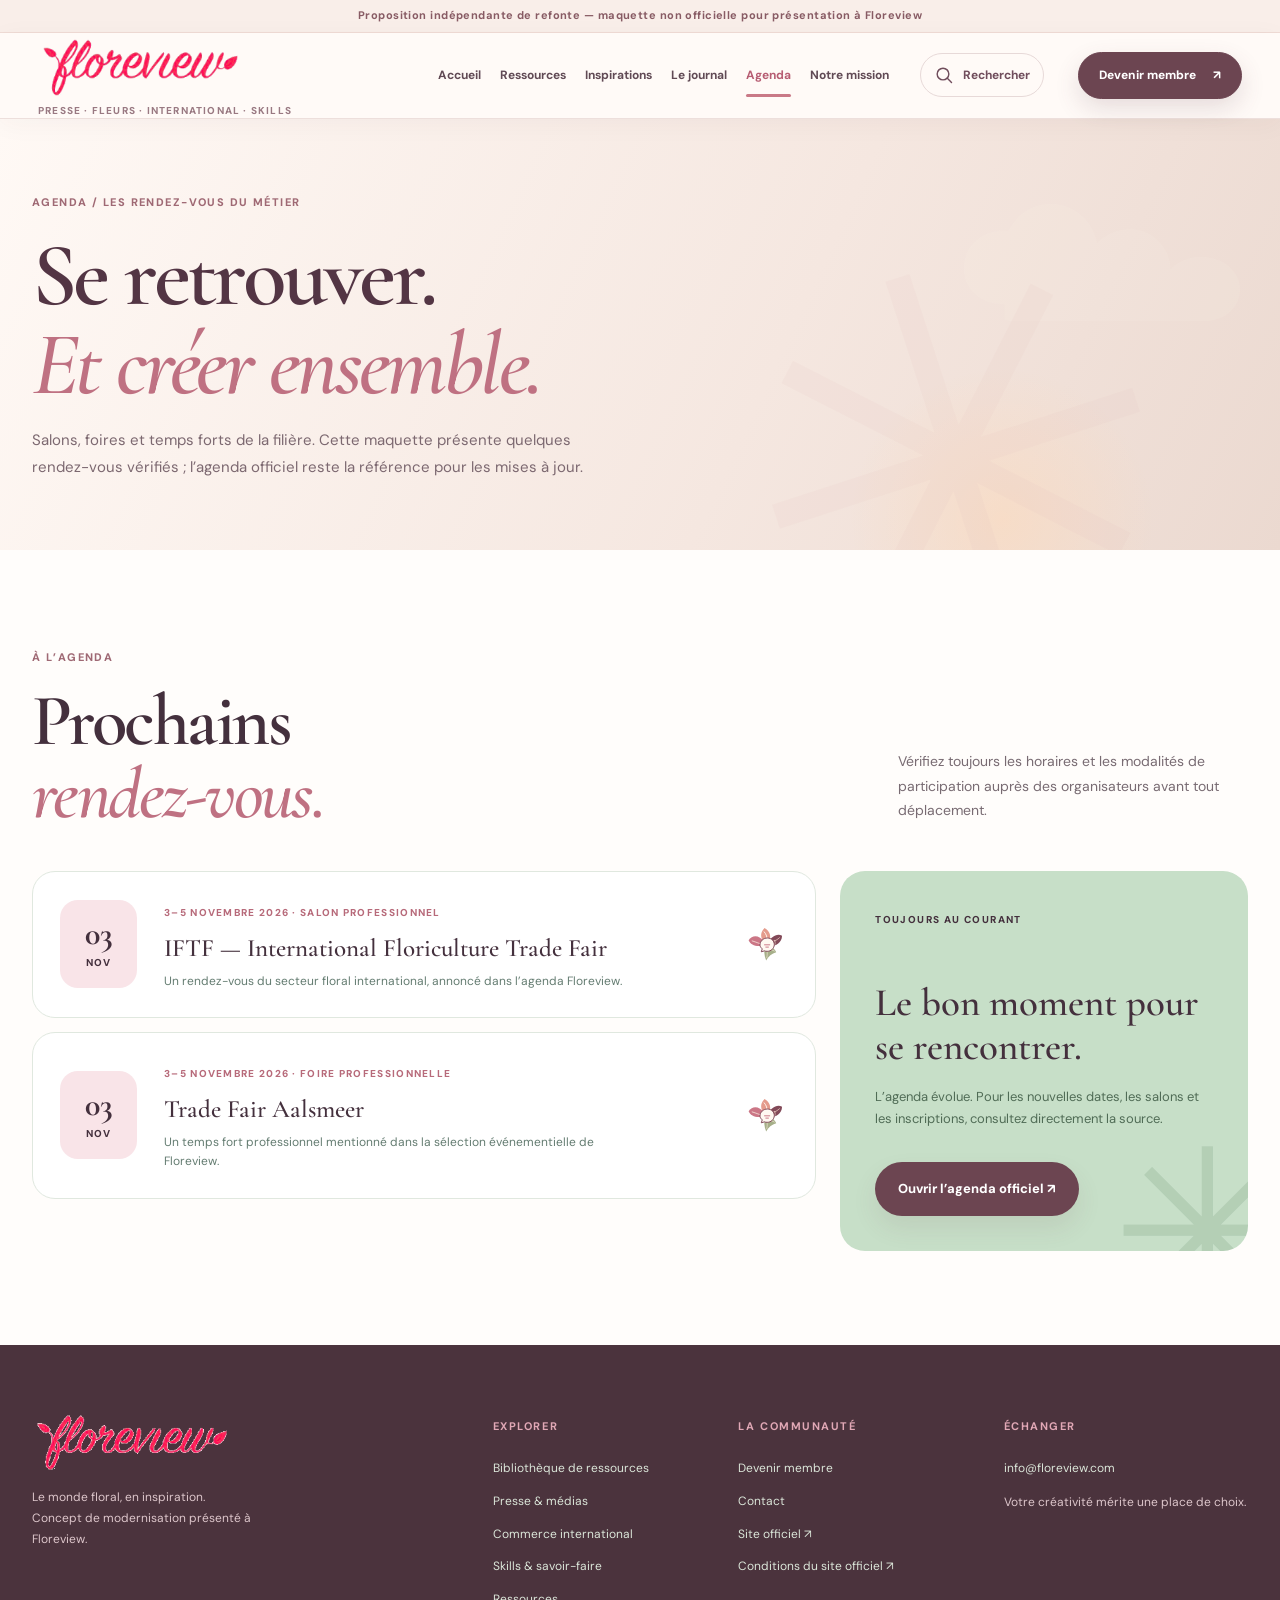
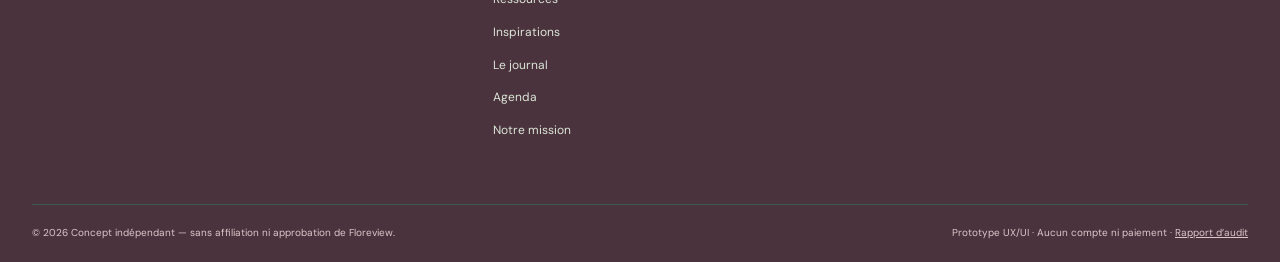
<file: agenda.html>
<!doctype html><html lang="fr"><head><meta charset="utf-8"><meta name="viewport" content="width=device-width, initial-scale=1"><meta name="theme-color" content="#694451"><meta name="robots" content="noindex,nofollow"><meta name="description" content="Événements professionnels et salons floraux à retrouver sur Floreview."><title>Agenda | Floreview — concept de refonte</title><link rel="icon" href="assets/favicon-floreview.png" type="image/png"><link rel="preconnect" href="https://fonts.googleapis.com"><link rel="preconnect" href="https://fonts.gstatic.com" crossorigin><link href="https://fonts.googleapis.com/css2?family=DM+Sans:wght@400;500;600;700;800&family=Cormorant+Garamond:ital,wght@0,400;0,500;0,600;0,700;1,400;1,500;1,600&display=swap" rel="stylesheet"><link rel="stylesheet" href="styles.css?v=3"><link rel="stylesheet" href="sky-2026.css?v=3"><link rel="stylesheet" href="floral-interactions.css?v=4"><link rel="stylesheet" href="emotion-2026.css?v=5"><link rel="stylesheet" href="search-v6.css?v=6"><link rel="stylesheet" href="v7.css?v=7"></head><body data-page="agenda.html"><a class="skip-link" href="#contenu">Aller au contenu</a>
<div class="prototype-flag">Proposition indépendante de refonte — maquette non officielle pour présentation à Floreview</div>
<header class="site-header" id="haut"><div class="header-inner">
  <a class="wordmark wordmark--official" href="index.html" aria-label="Accueil - Floreview"><img class="wordmark__logo" src="assets/floreview-logo-official.png" alt="Floreview" width="210" height="62"><span class="wordmark__tagline">PRESSE · FLEURS · INTERNATIONAL · SKILLS</span></a>
  <button class="menu-toggle" type="button" aria-label="Ouvrir le menu" aria-expanded="false" aria-controls="site-nav"><span></span><span></span><span></span></button>
  <nav id="site-nav" class="site-nav" aria-label="Navigation principale"><a href="index.html" class="nav-link " >Accueil</a><a href="ressources.html" class="nav-link ">Ressources</a><a href="inspirations.html" class="nav-link " >Inspirations</a><a href="journal.html" class="nav-link " >Le journal</a><a href="agenda.html" class="nav-link is-active" aria-current="page">Agenda</a><a href="apropos.html" class="nav-link " >Notre mission</a><a href="adhesion.html" class="nav-link nav-member-mobile">Devenir membre</a></nav>
  <button class="site-search__trigger" type="button" data-search-open="true" aria-label="Ouvrir la recherche" aria-haspopup="dialog" aria-controls="site-search"><svg width="20" height="20" viewBox="0 0 24 24" aria-hidden="true" fill="none" stroke="currentColor" stroke-width="1.7"><circle cx="10.8" cy="10.8" r="7"/><path d="m16 16 5 5" stroke-linecap="round"/></svg><span>Rechercher</span></button><a class="header-cta" href="adhesion.html">Devenir membre <span aria-hidden="true">↗</span></a>
</div></header>
<div class="site-search" id="site-search" role="dialog" aria-modal="true" aria-labelledby="site-search-title" aria-describedby="site-search-description" hidden>
  <div class="site-search__scrim" data-search-close="true"></div>
  <div class="site-search__sheet">
    <div class="site-search__top container">
      <span class="search-kicker"><img src="assets/floreview-logo-official.png" alt="Floreview" width="124" height="36"> Explorer Floreview</span>
      <button class="site-search__close" type="button" data-search-close="true" aria-label="Fermer la recherche">Fermer <span aria-hidden="true">×</span></button>
    </div>
    <div class="site-search__content container">
      <p class="eyebrow">Rechercher & explorer</p>
      <h2 id="site-search-title">Que souhaitez-vous <em>découvrir ?</em></h2>
      <p id="site-search-description">Recherchez une rubrique, un thème ou un article de la maquette.</p>
      <div class="site-search__field-wrap">
        <label class="sr-only" for="site-search-input">Votre recherche</label>
        <svg aria-hidden="true" width="25" height="25" viewBox="0 0 24 24" fill="none" stroke="currentColor" stroke-width="1.8"><circle cx="10.8" cy="10.8" r="6.8"/><path d="m16 16 5 5" stroke-linecap="round"/></svg>
        <input id="site-search-input" type="search" autocomplete="off" spellcheck="false" placeholder="Fleurs, presse, international, formations…" role="combobox" aria-autocomplete="list" aria-controls="site-search-results" aria-expanded="false">
        <span class="search-key-hint" aria-hidden="true">↵</span>
      </div>
      <div class="site-search__suggestions" id="site-search-suggestions">
        <div class="site-search__heading"><span>Accès rapides</span><span>03 univers professionnels</span></div>
        <div class="search-shortcuts">
          <a class="search-shortcut" href="presse.html"><span class="search-shortcut__index">01 / COMMUNIQUER</span><strong>Presse & médias</strong><small>Actualités, interviews, dossiers et contacts</small><span class="search-shortcut__arrow" aria-hidden="true">↗</span></a>
          <a class="search-shortcut" href="international.html"><span class="search-shortcut__index">02 / CONNECTER</span><strong>Commerce international</strong><small>Marchés floraux, échanges et tendances mondiales</small><span class="search-shortcut__arrow" aria-hidden="true">↗</span></a>
          <a class="search-shortcut" href="savoir-faire.html"><span class="search-shortcut__index">03 / TRANSMETTRE</span><strong>Skills & savoir-faire</strong><small>Techniques, métiers et transmission</small><span class="search-shortcut__arrow" aria-hidden="true">↗</span></a>
        </div>
        <div class="site-search__popular"><span>À explorer :</span><button type="button" data-search-query="fleurs">Fleurs et plantes</button><button type="button" data-search-query="presse">Presse</button><button type="button" data-search-query="talents">Talents</button><button type="button" data-search-query="international">International</button></div>
      </div>
      <div class="site-search__matches" id="site-search-matches" hidden>
        <div class="site-search__heading"><span id="site-search-count">Suggestions</span><span>↑ ↓ naviguer · Entrée ouvrir</span></div>
        <div id="site-search-results" role="listbox" aria-label="Suggestions de recherche"></div>
        <p class="site-search__empty" id="site-search-empty" hidden>Aucun résultat dans la maquette. Essayez « fleurs », « presse », « talent » ou « international ».</p>
      </div>
      <p class="site-search__note">Recherche locale dans cette proposition de site. Le contenu intégral de Floreview nécessite une connexion au CMS officiel.</p>
    </div>
  </div>
</div><main id="contenu"><section class="page-hero page-hero-lilac"><div class="container page-hero-inner reveal"><span class="eyebrow">Agenda / Les rendez-vous du métier</span><h1>Se retrouver.<br><em>Et créer ensemble.</em></h1><p>Salons, foires et temps forts de la filière. Cette maquette présente quelques rendez-vous vérifiés ; l’agenda officiel reste la référence pour les mises à jour.</p></div><span class="big-decoration">✳</span></section><section class="section container"><div class="section-head"><div><span class="eyebrow">À l’agenda</span><h2>Prochains<br><em>rendez-vous.</em></h2></div><p>Vérifiez toujours les horaires et les modalités de participation auprès des organisateurs avant tout déplacement.</p></div><div class="agenda-layout"><div class="agenda-main"><a class="agenda-row reveal" href="https://floreview.com/fr/agenda/" target="_blank" rel="noopener noreferrer"><div class="calendar-date"><strong>03</strong><span>NOV</span></div><div class="agenda-text"><span class="category">3–5 novembre 2026 · Salon professionnel</span><h3>IFTF — International Floriculture Trade Fair</h3><p>Un rendez-vous du secteur floral international, annoncé dans l’agenda Floreview.</p></div><span class="round-arrow">↗</span></a><a class="agenda-row reveal" href="https://floreview.com/fr/agenda/" target="_blank" rel="noopener noreferrer"><div class="calendar-date"><strong>03</strong><span>NOV</span></div><div class="agenda-text"><span class="category">3–5 novembre 2026 · Foire professionnelle</span><h3>Trade Fair Aalsmeer</h3><p>Un temps fort professionnel mentionné dans la sélection événementielle de Floreview.</p></div><span class="round-arrow">↗</span></a></div><aside class="agenda-aside reveal"><span class="small-label">Toujours au courant</span><h3>Le bon moment pour se rencontrer.</h3><p>L’agenda évolue. Pour les nouvelles dates, les salons et les inscriptions, consultez directement la source.</p><a class="btn btn-dark" href="https://floreview.com/fr/agenda/" target="_blank" rel="noopener noreferrer">Ouvrir l’agenda officiel ↗</a><div class="aside-star">✳</div></aside></div></section></main><footer class="footer"><div class="container footer-top"><div><a class="wordmark footer-wordmark wordmark--official" href="index.html" aria-label="Accueil - Floreview"><img class="wordmark__logo" src="assets/floreview-logo-official.png" alt="Floreview" width="210" height="62"></a><p>Le monde floral, en inspiration.<br>Concept de modernisation présenté à Floreview.</p></div><div><h3>Explorer</h3><a href="ressources.html">Bibliothèque de ressources</a><a href="presse.html">Presse & médias</a><a href="international.html">Commerce international</a><a href="savoir-faire.html">Skills & savoir-faire</a><a href="univers.html">Ressources</a><a href="inspirations.html">Inspirations</a><a href="journal.html">Le journal</a><a href="agenda.html">Agenda</a><a href="apropos.html">Notre mission</a></div><div><h3>La communauté</h3><a href="adhesion.html">Devenir membre</a><a href="contact.html">Contact</a><a href="https://floreview.com/fr/" target="_blank" rel="noopener noreferrer">Site officiel ↗</a><a href="https://floreview.com/fr/conditions-generales/" target="_blank" rel="noopener noreferrer">Conditions du site officiel ↗</a></div><div><h3>Échanger</h3><a href="mailto:info@floreview.com">info@floreview.com</a><p>Votre créativité mérite une place de choix.</p></div></div><div class="container footer-bottom"><span>© 2026 Concept indépendant — sans affiliation ni approbation de Floreview.</span><span>Prototype UX/UI · Aucun compte ni paiement · <a href="AUDIT.md">Rapport d’audit</a></span></div></footer><script defer src="data/articles.js"></script><script defer src="app.js"></script><script defer src="data/ressources-v7.js?v=7"></script><script defer src="search-v6.js?v=7"></script><script defer src="v7.js?v=7"></script></body></html>
</file>
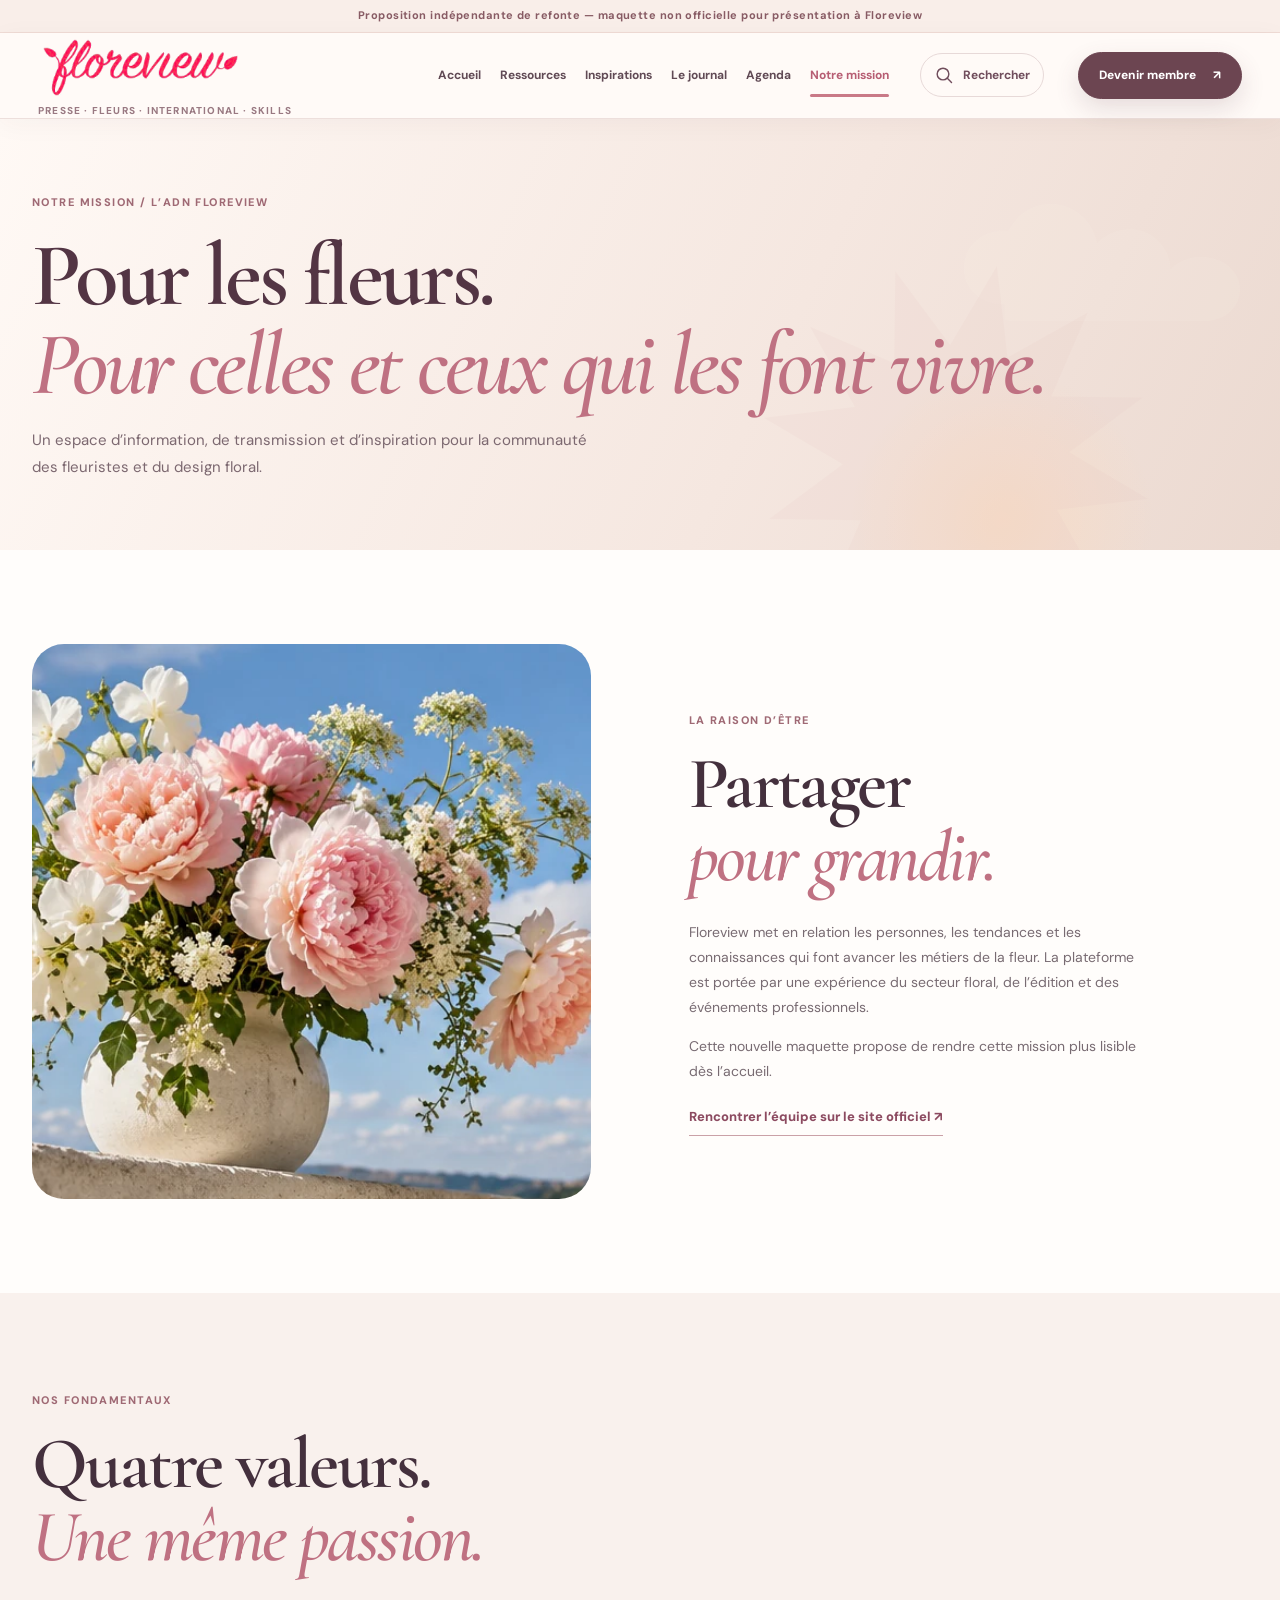
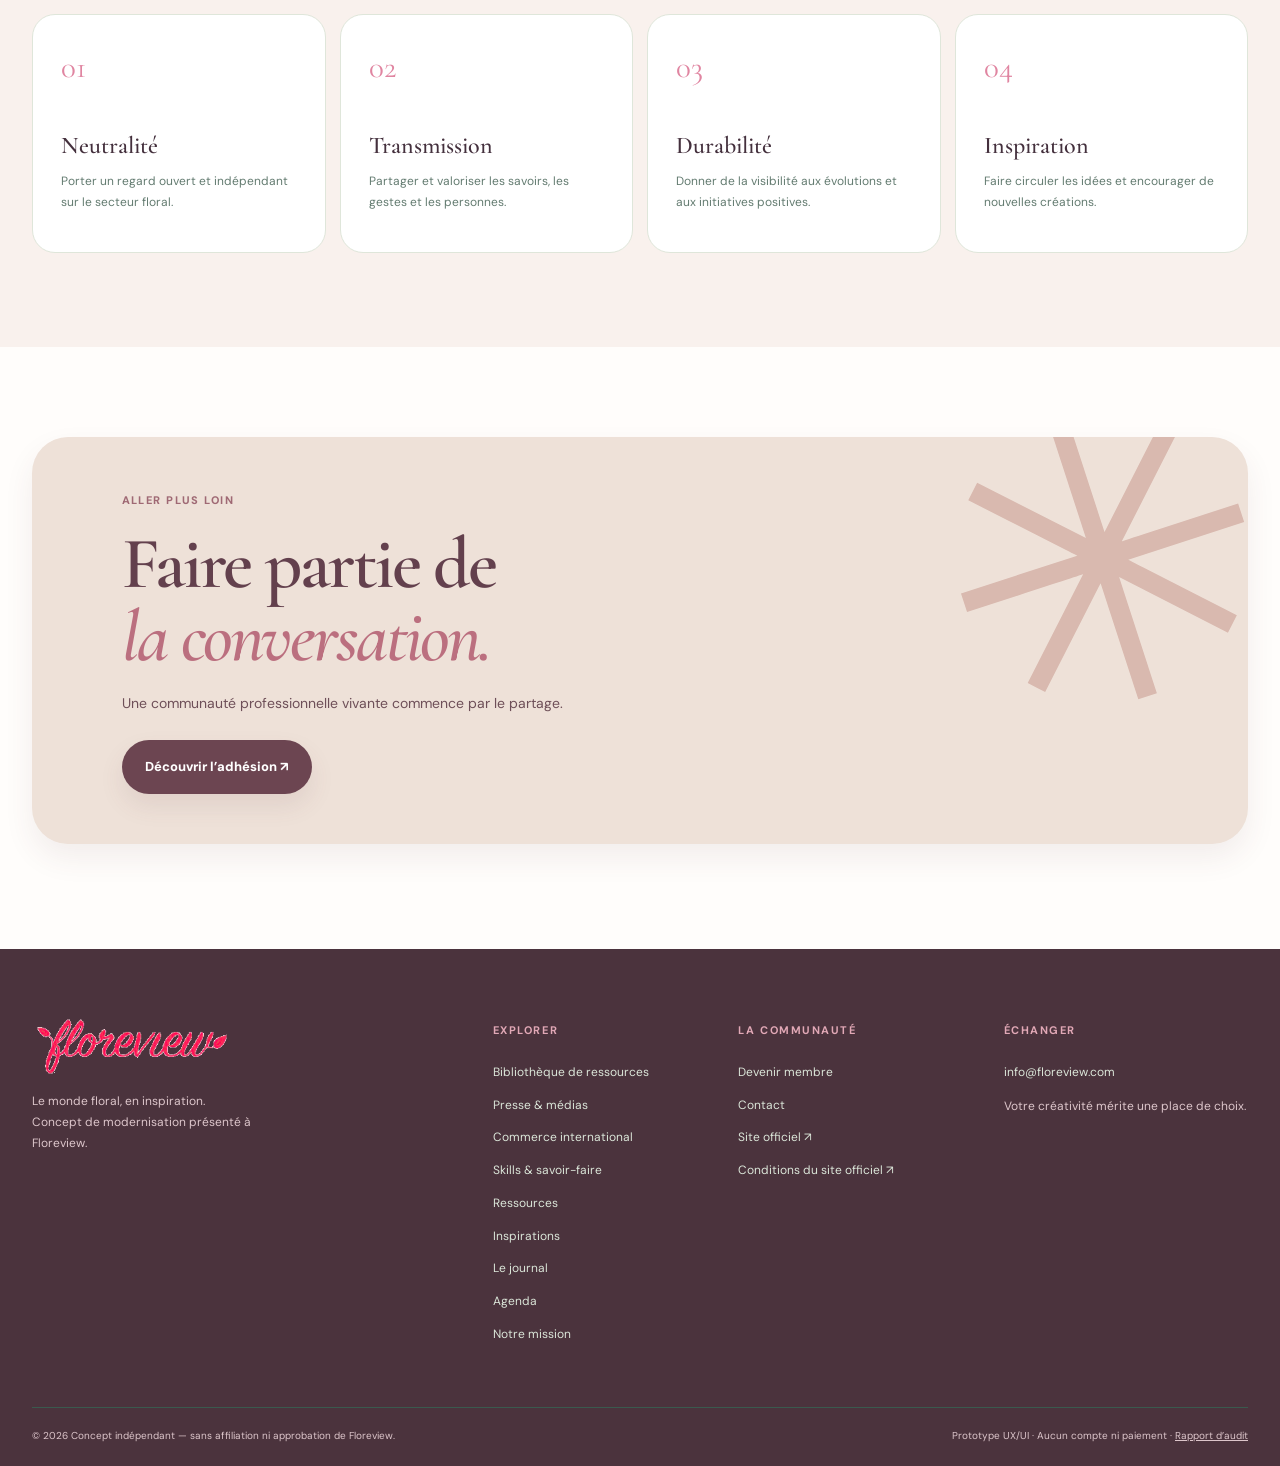
<file: apropos.html>
<!doctype html><html lang="fr"><head><meta charset="utf-8"><meta name="viewport" content="width=device-width, initial-scale=1"><meta name="theme-color" content="#694451"><meta name="robots" content="noindex,nofollow"><meta name="description" content="Découvrez la mission, les engagements et les valeurs de Floreview."><title>Notre mission | Floreview — concept de refonte</title><link rel="icon" href="assets/favicon-floreview.png" type="image/png"><link rel="preconnect" href="https://fonts.googleapis.com"><link rel="preconnect" href="https://fonts.gstatic.com" crossorigin><link href="https://fonts.googleapis.com/css2?family=DM+Sans:wght@400;500;600;700;800&family=Cormorant+Garamond:ital,wght@0,400;0,500;0,600;0,700;1,400;1,500;1,600&display=swap" rel="stylesheet"><link rel="stylesheet" href="styles.css?v=3"><link rel="stylesheet" href="sky-2026.css?v=3"><link rel="stylesheet" href="floral-interactions.css?v=4"><link rel="stylesheet" href="emotion-2026.css?v=5"><link rel="stylesheet" href="search-v6.css?v=6"><link rel="stylesheet" href="v7.css?v=7"></head><body data-page="apropos.html"><a class="skip-link" href="#contenu">Aller au contenu</a>
<div class="prototype-flag">Proposition indépendante de refonte — maquette non officielle pour présentation à Floreview</div>
<header class="site-header" id="haut"><div class="header-inner">
  <a class="wordmark wordmark--official" href="index.html" aria-label="Accueil - Floreview"><img class="wordmark__logo" src="assets/floreview-logo-official.png" alt="Floreview" width="210" height="62"><span class="wordmark__tagline">PRESSE · FLEURS · INTERNATIONAL · SKILLS</span></a>
  <button class="menu-toggle" type="button" aria-label="Ouvrir le menu" aria-expanded="false" aria-controls="site-nav"><span></span><span></span><span></span></button>
  <nav id="site-nav" class="site-nav" aria-label="Navigation principale"><a href="index.html" class="nav-link " >Accueil</a><a href="ressources.html" class="nav-link ">Ressources</a><a href="inspirations.html" class="nav-link " >Inspirations</a><a href="journal.html" class="nav-link " >Le journal</a><a href="agenda.html" class="nav-link " >Agenda</a><a href="apropos.html" class="nav-link is-active" aria-current="page">Notre mission</a><a href="adhesion.html" class="nav-link nav-member-mobile">Devenir membre</a></nav>
  <button class="site-search__trigger" type="button" data-search-open="true" aria-label="Ouvrir la recherche" aria-haspopup="dialog" aria-controls="site-search"><svg width="20" height="20" viewBox="0 0 24 24" aria-hidden="true" fill="none" stroke="currentColor" stroke-width="1.7"><circle cx="10.8" cy="10.8" r="7"/><path d="m16 16 5 5" stroke-linecap="round"/></svg><span>Rechercher</span></button><a class="header-cta" href="adhesion.html">Devenir membre <span aria-hidden="true">↗</span></a>
</div></header>
<div class="site-search" id="site-search" role="dialog" aria-modal="true" aria-labelledby="site-search-title" aria-describedby="site-search-description" hidden>
  <div class="site-search__scrim" data-search-close="true"></div>
  <div class="site-search__sheet">
    <div class="site-search__top container">
      <span class="search-kicker"><img src="assets/floreview-logo-official.png" alt="Floreview" width="124" height="36"> Explorer Floreview</span>
      <button class="site-search__close" type="button" data-search-close="true" aria-label="Fermer la recherche">Fermer <span aria-hidden="true">×</span></button>
    </div>
    <div class="site-search__content container">
      <p class="eyebrow">Rechercher & explorer</p>
      <h2 id="site-search-title">Que souhaitez-vous <em>découvrir ?</em></h2>
      <p id="site-search-description">Recherchez une rubrique, un thème ou un article de la maquette.</p>
      <div class="site-search__field-wrap">
        <label class="sr-only" for="site-search-input">Votre recherche</label>
        <svg aria-hidden="true" width="25" height="25" viewBox="0 0 24 24" fill="none" stroke="currentColor" stroke-width="1.8"><circle cx="10.8" cy="10.8" r="6.8"/><path d="m16 16 5 5" stroke-linecap="round"/></svg>
        <input id="site-search-input" type="search" autocomplete="off" spellcheck="false" placeholder="Fleurs, presse, international, formations…" role="combobox" aria-autocomplete="list" aria-controls="site-search-results" aria-expanded="false">
        <span class="search-key-hint" aria-hidden="true">↵</span>
      </div>
      <div class="site-search__suggestions" id="site-search-suggestions">
        <div class="site-search__heading"><span>Accès rapides</span><span>03 univers professionnels</span></div>
        <div class="search-shortcuts">
          <a class="search-shortcut" href="presse.html"><span class="search-shortcut__index">01 / COMMUNIQUER</span><strong>Presse & médias</strong><small>Actualités, interviews, dossiers et contacts</small><span class="search-shortcut__arrow" aria-hidden="true">↗</span></a>
          <a class="search-shortcut" href="international.html"><span class="search-shortcut__index">02 / CONNECTER</span><strong>Commerce international</strong><small>Marchés floraux, échanges et tendances mondiales</small><span class="search-shortcut__arrow" aria-hidden="true">↗</span></a>
          <a class="search-shortcut" href="savoir-faire.html"><span class="search-shortcut__index">03 / TRANSMETTRE</span><strong>Skills & savoir-faire</strong><small>Techniques, métiers et transmission</small><span class="search-shortcut__arrow" aria-hidden="true">↗</span></a>
        </div>
        <div class="site-search__popular"><span>À explorer :</span><button type="button" data-search-query="fleurs">Fleurs et plantes</button><button type="button" data-search-query="presse">Presse</button><button type="button" data-search-query="talents">Talents</button><button type="button" data-search-query="international">International</button></div>
      </div>
      <div class="site-search__matches" id="site-search-matches" hidden>
        <div class="site-search__heading"><span id="site-search-count">Suggestions</span><span>↑ ↓ naviguer · Entrée ouvrir</span></div>
        <div id="site-search-results" role="listbox" aria-label="Suggestions de recherche"></div>
        <p class="site-search__empty" id="site-search-empty" hidden>Aucun résultat dans la maquette. Essayez « fleurs », « presse », « talent » ou « international ».</p>
      </div>
      <p class="site-search__note">Recherche locale dans cette proposition de site. Le contenu intégral de Floreview nécessite une connexion au CMS officiel.</p>
    </div>
  </div>
</div><main id="contenu"><section class="page-hero page-hero-sage"><div class="container page-hero-inner reveal"><span class="eyebrow">Notre mission / L’ADN Floreview</span><h1>Pour les fleurs.<br><em>Pour celles et ceux qui les font vivre.</em></h1><p>Un espace d’information, de transmission et d’inspiration pour la communauté des fleuristes et du design floral.</p></div><span class="big-decoration">✹</span></section><section class="section container"><div class="split-feature about-split"><div class="split-photo reveal"><img class="" src="assets/floral-1.webp" alt="Bouquet floral en détail" loading=lazy decoding="async" onerror="this.onerror=null;this.src='assets/floral-illustration.svg'"></div><div class="split-copy reveal"><span class="eyebrow">La raison d’être</span><h2>Partager<br><em>pour grandir.</em></h2><p>Floreview met en relation les personnes, les tendances et les connaissances qui font avancer les métiers de la fleur. La plateforme est portée par une expérience du secteur floral, de l’édition et des événements professionnels.</p><p>Cette nouvelle maquette propose de rendre cette mission plus lisible dès l’accueil.</p><a class="text-link" href="https://floreview.com/fr/qui-sommes-nous/" target="_blank" rel="noopener noreferrer">Rencontrer l’équipe sur le site officiel ↗</a></div></div></section><section class="section section-cream"><div class="container"><div class="section-head"><div><span class="eyebrow">Nos fondamentaux</span><h2>Quatre valeurs.<br><em>Une même passion.</em></h2></div></div><div class="values-grid"><article><span>01</span><h3>Neutralité</h3><p>Porter un regard ouvert et indépendant sur le secteur floral.</p></article><article><span>02</span><h3>Transmission</h3><p>Partager et valoriser les savoirs, les gestes et les personnes.</p></article><article><span>03</span><h3>Durabilité</h3><p>Donner de la visibilité aux évolutions et aux initiatives positives.</p></article><article><span>04</span><h3>Inspiration</h3><p>Faire circuler les idées et encourager de nouvelles créations.</p></article></div></div></section><section class="member-band container"><div class="member-band-copy"><span class="eyebrow">Aller plus loin</span><h2>Faire partie de<br><em>la conversation.</em></h2><p>Une communauté professionnelle vivante commence par le partage.</p><a class="btn btn-dark" href="adhesion.html">Découvrir l’adhésion ↗</a></div><div class="member-band-shape" aria-hidden="true">✳</div></section></main><footer class="footer"><div class="container footer-top"><div><a class="wordmark footer-wordmark wordmark--official" href="index.html" aria-label="Accueil - Floreview"><img class="wordmark__logo" src="assets/floreview-logo-official.png" alt="Floreview" width="210" height="62"></a><p>Le monde floral, en inspiration.<br>Concept de modernisation présenté à Floreview.</p></div><div><h3>Explorer</h3><a href="ressources.html">Bibliothèque de ressources</a><a href="presse.html">Presse & médias</a><a href="international.html">Commerce international</a><a href="savoir-faire.html">Skills & savoir-faire</a><a href="univers.html">Ressources</a><a href="inspirations.html">Inspirations</a><a href="journal.html">Le journal</a><a href="agenda.html">Agenda</a><a href="apropos.html">Notre mission</a></div><div><h3>La communauté</h3><a href="adhesion.html">Devenir membre</a><a href="contact.html">Contact</a><a href="https://floreview.com/fr/" target="_blank" rel="noopener noreferrer">Site officiel ↗</a><a href="https://floreview.com/fr/conditions-generales/" target="_blank" rel="noopener noreferrer">Conditions du site officiel ↗</a></div><div><h3>Échanger</h3><a href="mailto:info@floreview.com">info@floreview.com</a><p>Votre créativité mérite une place de choix.</p></div></div><div class="container footer-bottom"><span>© 2026 Concept indépendant — sans affiliation ni approbation de Floreview.</span><span>Prototype UX/UI · Aucun compte ni paiement · <a href="AUDIT.md">Rapport d’audit</a></span></div></footer><script defer src="data/articles.js"></script><script defer src="app.js"></script><script defer src="data/ressources-v7.js?v=7"></script><script defer src="search-v6.js?v=7"></script><script defer src="v7.js?v=7"></script></body></html>
</file>
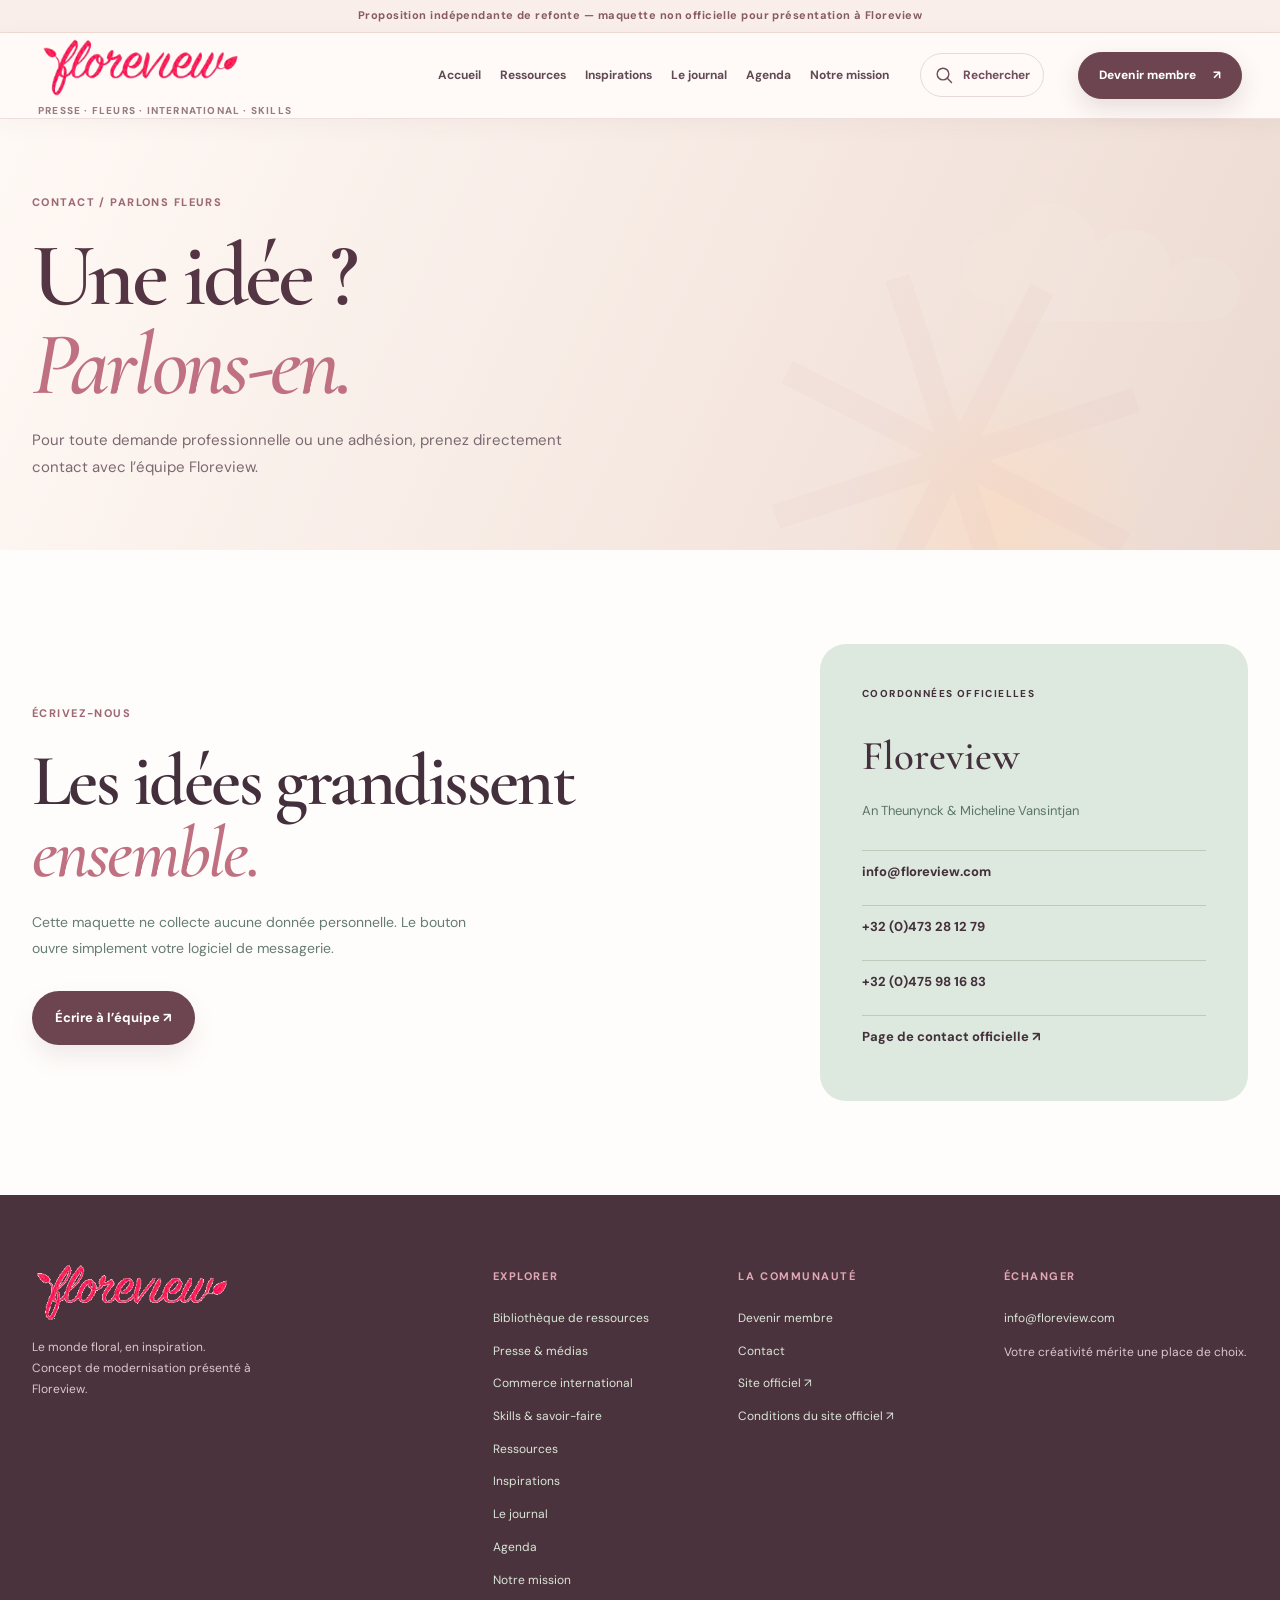
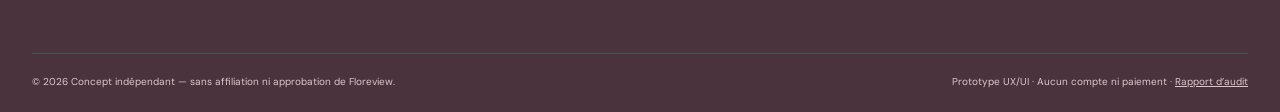
<file: contact.html>
<!doctype html><html lang="fr"><head><meta charset="utf-8"><meta name="viewport" content="width=device-width, initial-scale=1"><meta name="theme-color" content="#694451"><meta name="robots" content="noindex,nofollow"><meta name="description" content="Contact officiel Floreview et informations de présentation de la maquette."><title>Contact | Floreview — concept de refonte</title><link rel="icon" href="assets/favicon-floreview.png" type="image/png"><link rel="preconnect" href="https://fonts.googleapis.com"><link rel="preconnect" href="https://fonts.gstatic.com" crossorigin><link href="https://fonts.googleapis.com/css2?family=DM+Sans:wght@400;500;600;700;800&family=Cormorant+Garamond:ital,wght@0,400;0,500;0,600;0,700;1,400;1,500;1,600&display=swap" rel="stylesheet"><link rel="stylesheet" href="styles.css?v=3"><link rel="stylesheet" href="sky-2026.css?v=3"><link rel="stylesheet" href="floral-interactions.css?v=4"><link rel="stylesheet" href="emotion-2026.css?v=5"><link rel="stylesheet" href="search-v6.css?v=6"><link rel="stylesheet" href="v7.css?v=7"></head><body data-page="contact.html"><a class="skip-link" href="#contenu">Aller au contenu</a>
<div class="prototype-flag">Proposition indépendante de refonte — maquette non officielle pour présentation à Floreview</div>
<header class="site-header" id="haut"><div class="header-inner">
  <a class="wordmark wordmark--official" href="index.html" aria-label="Accueil - Floreview"><img class="wordmark__logo" src="assets/floreview-logo-official.png" alt="Floreview" width="210" height="62"><span class="wordmark__tagline">PRESSE · FLEURS · INTERNATIONAL · SKILLS</span></a>
  <button class="menu-toggle" type="button" aria-label="Ouvrir le menu" aria-expanded="false" aria-controls="site-nav"><span></span><span></span><span></span></button>
  <nav id="site-nav" class="site-nav" aria-label="Navigation principale"><a href="index.html" class="nav-link " >Accueil</a><a href="ressources.html" class="nav-link ">Ressources</a><a href="inspirations.html" class="nav-link " >Inspirations</a><a href="journal.html" class="nav-link " >Le journal</a><a href="agenda.html" class="nav-link " >Agenda</a><a href="apropos.html" class="nav-link " >Notre mission</a><a href="adhesion.html" class="nav-link nav-member-mobile">Devenir membre</a></nav>
  <button class="site-search__trigger" type="button" data-search-open="true" aria-label="Ouvrir la recherche" aria-haspopup="dialog" aria-controls="site-search"><svg width="20" height="20" viewBox="0 0 24 24" aria-hidden="true" fill="none" stroke="currentColor" stroke-width="1.7"><circle cx="10.8" cy="10.8" r="7"/><path d="m16 16 5 5" stroke-linecap="round"/></svg><span>Rechercher</span></button><a class="header-cta" href="adhesion.html">Devenir membre <span aria-hidden="true">↗</span></a>
</div></header>
<div class="site-search" id="site-search" role="dialog" aria-modal="true" aria-labelledby="site-search-title" aria-describedby="site-search-description" hidden>
  <div class="site-search__scrim" data-search-close="true"></div>
  <div class="site-search__sheet">
    <div class="site-search__top container">
      <span class="search-kicker"><img src="assets/floreview-logo-official.png" alt="Floreview" width="124" height="36"> Explorer Floreview</span>
      <button class="site-search__close" type="button" data-search-close="true" aria-label="Fermer la recherche">Fermer <span aria-hidden="true">×</span></button>
    </div>
    <div class="site-search__content container">
      <p class="eyebrow">Rechercher & explorer</p>
      <h2 id="site-search-title">Que souhaitez-vous <em>découvrir ?</em></h2>
      <p id="site-search-description">Recherchez une rubrique, un thème ou un article de la maquette.</p>
      <div class="site-search__field-wrap">
        <label class="sr-only" for="site-search-input">Votre recherche</label>
        <svg aria-hidden="true" width="25" height="25" viewBox="0 0 24 24" fill="none" stroke="currentColor" stroke-width="1.8"><circle cx="10.8" cy="10.8" r="6.8"/><path d="m16 16 5 5" stroke-linecap="round"/></svg>
        <input id="site-search-input" type="search" autocomplete="off" spellcheck="false" placeholder="Fleurs, presse, international, formations…" role="combobox" aria-autocomplete="list" aria-controls="site-search-results" aria-expanded="false">
        <span class="search-key-hint" aria-hidden="true">↵</span>
      </div>
      <div class="site-search__suggestions" id="site-search-suggestions">
        <div class="site-search__heading"><span>Accès rapides</span><span>03 univers professionnels</span></div>
        <div class="search-shortcuts">
          <a class="search-shortcut" href="presse.html"><span class="search-shortcut__index">01 / COMMUNIQUER</span><strong>Presse & médias</strong><small>Actualités, interviews, dossiers et contacts</small><span class="search-shortcut__arrow" aria-hidden="true">↗</span></a>
          <a class="search-shortcut" href="international.html"><span class="search-shortcut__index">02 / CONNECTER</span><strong>Commerce international</strong><small>Marchés floraux, échanges et tendances mondiales</small><span class="search-shortcut__arrow" aria-hidden="true">↗</span></a>
          <a class="search-shortcut" href="savoir-faire.html"><span class="search-shortcut__index">03 / TRANSMETTRE</span><strong>Skills & savoir-faire</strong><small>Techniques, métiers et transmission</small><span class="search-shortcut__arrow" aria-hidden="true">↗</span></a>
        </div>
        <div class="site-search__popular"><span>À explorer :</span><button type="button" data-search-query="fleurs">Fleurs et plantes</button><button type="button" data-search-query="presse">Presse</button><button type="button" data-search-query="talents">Talents</button><button type="button" data-search-query="international">International</button></div>
      </div>
      <div class="site-search__matches" id="site-search-matches" hidden>
        <div class="site-search__heading"><span id="site-search-count">Suggestions</span><span>↑ ↓ naviguer · Entrée ouvrir</span></div>
        <div id="site-search-results" role="listbox" aria-label="Suggestions de recherche"></div>
        <p class="site-search__empty" id="site-search-empty" hidden>Aucun résultat dans la maquette. Essayez « fleurs », « presse », « talent » ou « international ».</p>
      </div>
      <p class="site-search__note">Recherche locale dans cette proposition de site. Le contenu intégral de Floreview nécessite une connexion au CMS officiel.</p>
    </div>
  </div>
</div><main id="contenu"><section class="page-hero page-hero-lilac"><div class="container page-hero-inner reveal"><span class="eyebrow">Contact / Parlons fleurs</span><h1>Une idée ?<br><em>Parlons-en.</em></h1><p>Pour toute demande professionnelle ou une adhésion, prenez directement contact avec l’équipe Floreview.</p></div><span class="big-decoration">✳</span></section><section class="section container"><div class="contact-grid"><div class="contact-info"><span class="eyebrow">Écrivez-nous</span><h2>Les idées grandissent<br><em>ensemble.</em></h2><p>Cette maquette ne collecte aucune donnée personnelle. Le bouton ouvre simplement votre logiciel de messagerie.</p><a class="btn btn-dark" href="mailto:info@floreview.com?subject=Contact%20depuis%20la%20maquette%20Floreview">Écrire à l’équipe ↗</a></div><div class="contact-details"><span class="small-label">Coordonnées officielles</span><h3>Floreview</h3><p>An Theunynck &amp; Micheline Vansintjan</p><a href="mailto:info@floreview.com">info@floreview.com</a><a href="tel:+32473281279">+32 (0)473 28 12 79</a><a href="tel:+32475981683">+32 (0)475 98 16 83</a><a href="https://floreview.com/fr/contact/" target="_blank" rel="noopener noreferrer">Page de contact officielle ↗</a></div></div></section></main><footer class="footer"><div class="container footer-top"><div><a class="wordmark footer-wordmark wordmark--official" href="index.html" aria-label="Accueil - Floreview"><img class="wordmark__logo" src="assets/floreview-logo-official.png" alt="Floreview" width="210" height="62"></a><p>Le monde floral, en inspiration.<br>Concept de modernisation présenté à Floreview.</p></div><div><h3>Explorer</h3><a href="ressources.html">Bibliothèque de ressources</a><a href="presse.html">Presse & médias</a><a href="international.html">Commerce international</a><a href="savoir-faire.html">Skills & savoir-faire</a><a href="univers.html">Ressources</a><a href="inspirations.html">Inspirations</a><a href="journal.html">Le journal</a><a href="agenda.html">Agenda</a><a href="apropos.html">Notre mission</a></div><div><h3>La communauté</h3><a href="adhesion.html">Devenir membre</a><a href="contact.html">Contact</a><a href="https://floreview.com/fr/" target="_blank" rel="noopener noreferrer">Site officiel ↗</a><a href="https://floreview.com/fr/conditions-generales/" target="_blank" rel="noopener noreferrer">Conditions du site officiel ↗</a></div><div><h3>Échanger</h3><a href="mailto:info@floreview.com">info@floreview.com</a><p>Votre créativité mérite une place de choix.</p></div></div><div class="container footer-bottom"><span>© 2026 Concept indépendant — sans affiliation ni approbation de Floreview.</span><span>Prototype UX/UI · Aucun compte ni paiement · <a href="AUDIT.md">Rapport d’audit</a></span></div></footer><script defer src="data/articles.js"></script><script defer src="app.js"></script><script defer src="data/ressources-v7.js?v=7"></script><script defer src="search-v6.js?v=7"></script><script defer src="v7.js?v=7"></script></body></html>
</file>
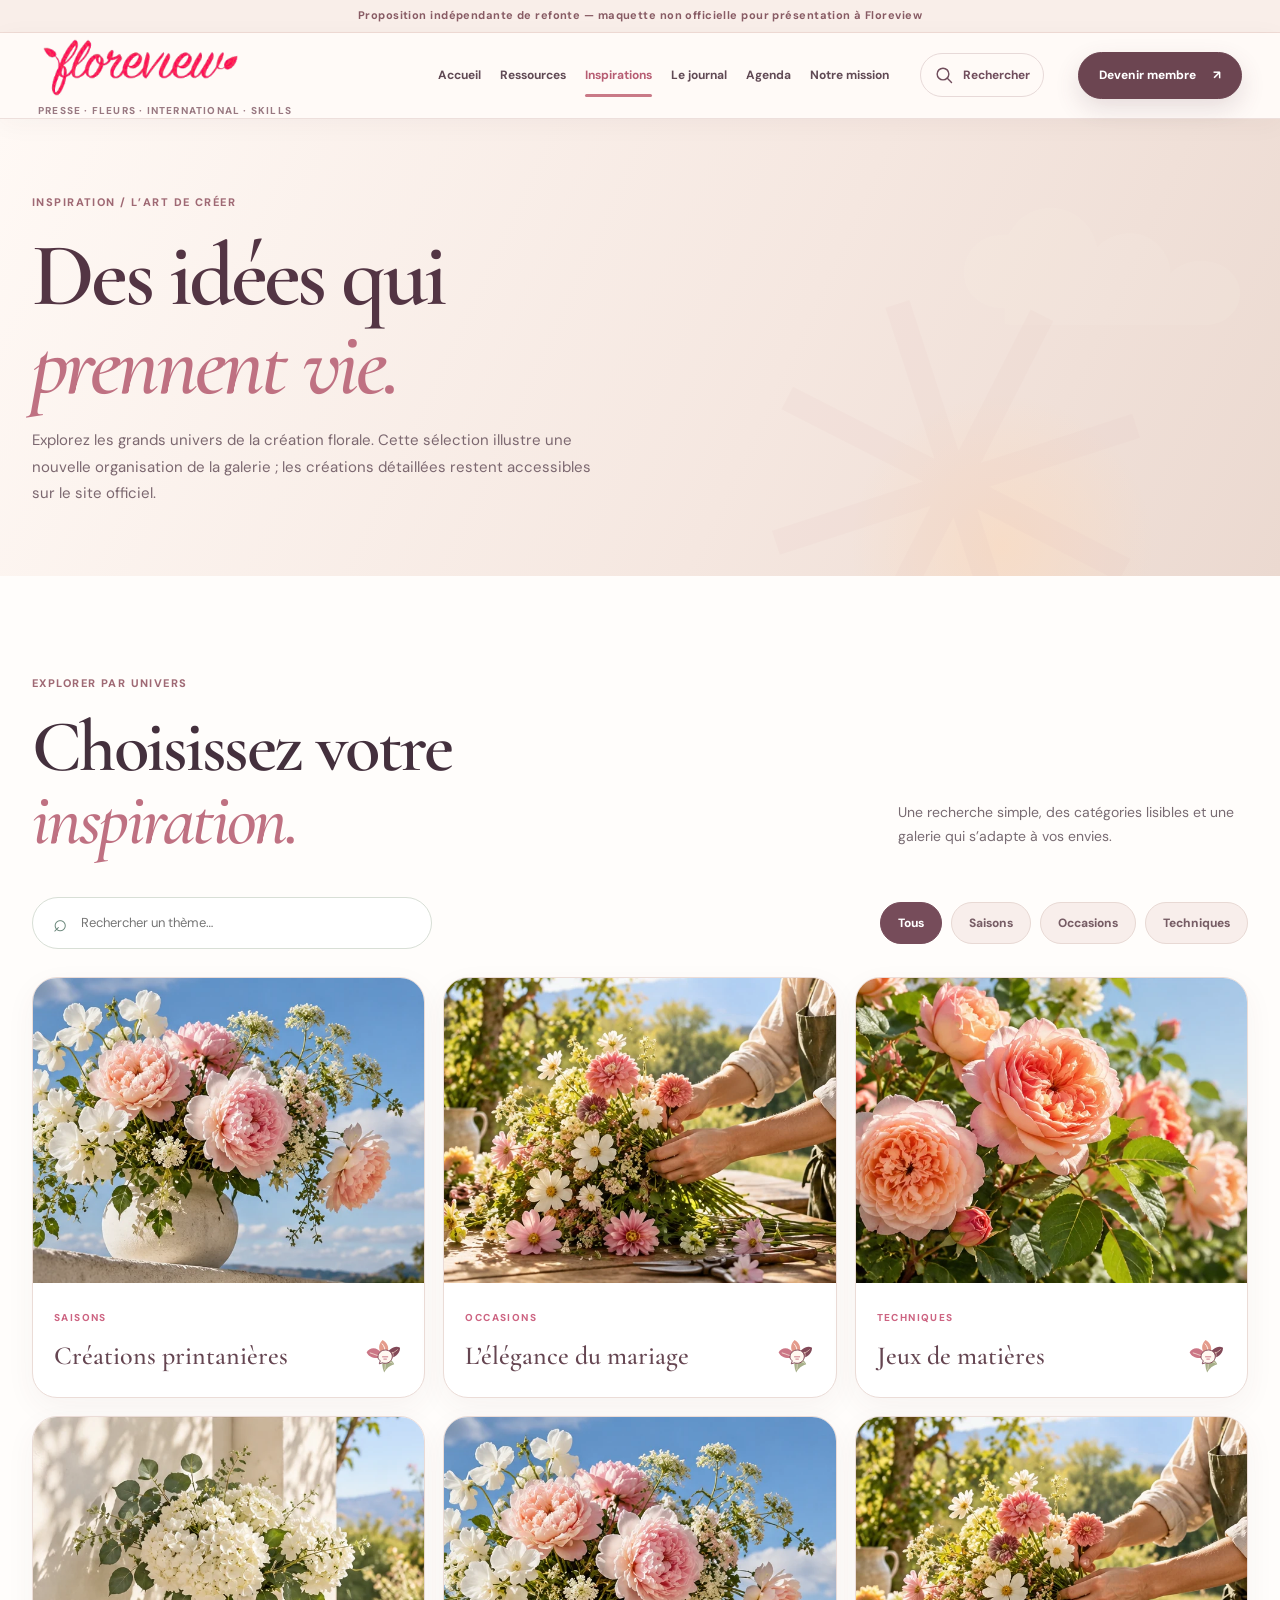
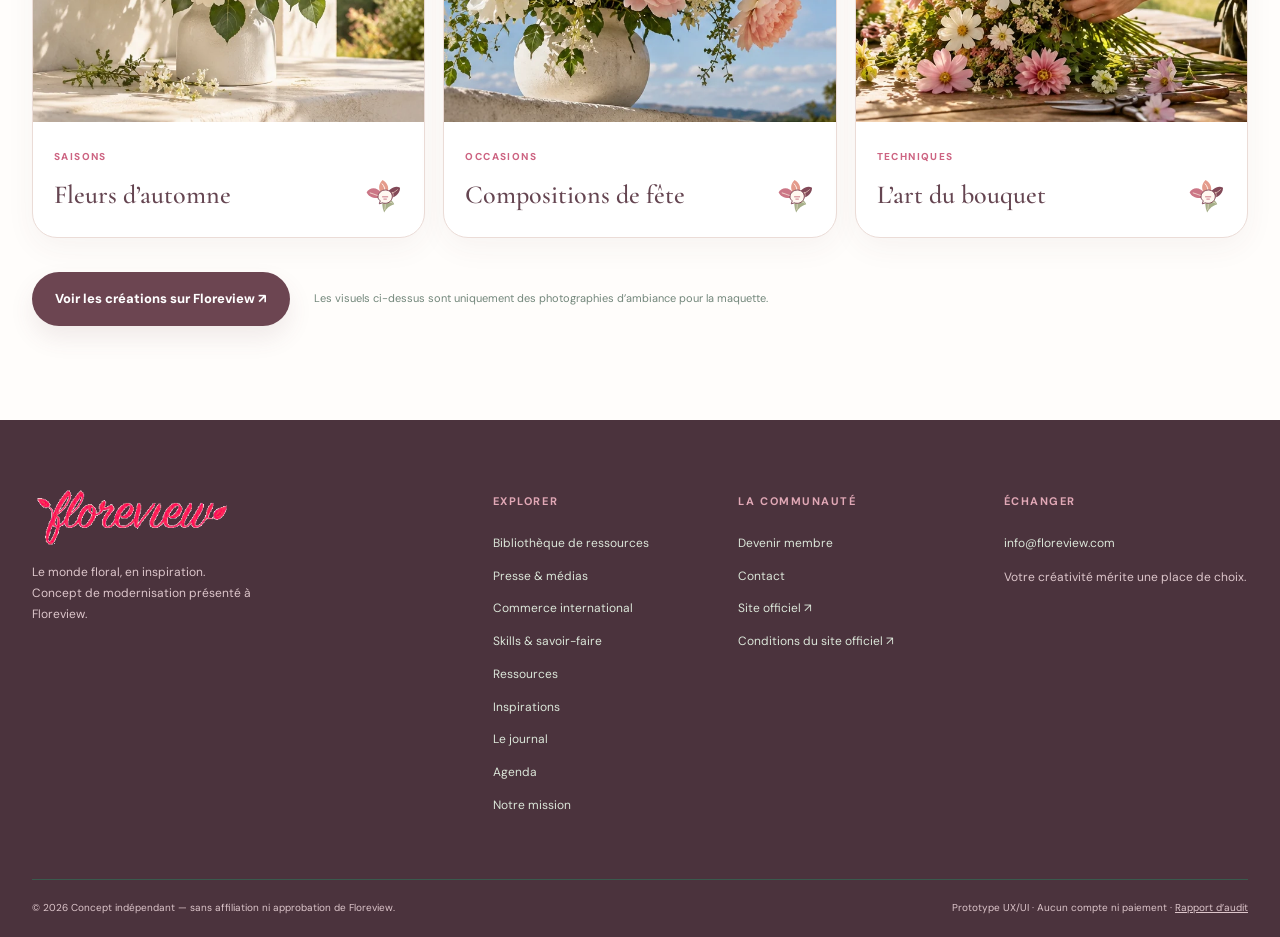
<file: inspirations.html>
<!doctype html><html lang="fr"><head><meta charset="utf-8"><meta name="viewport" content="width=device-width, initial-scale=1"><meta name="theme-color" content="#694451"><meta name="robots" content="noindex,nofollow"><meta name="description" content="Univers et inspirations de l’art floral dans la proposition de refonte."><title>Inspirations | Floreview — concept de refonte</title><link rel="icon" href="assets/favicon-floreview.png" type="image/png"><link rel="preconnect" href="https://fonts.googleapis.com"><link rel="preconnect" href="https://fonts.gstatic.com" crossorigin><link href="https://fonts.googleapis.com/css2?family=DM+Sans:wght@400;500;600;700;800&family=Cormorant+Garamond:ital,wght@0,400;0,500;0,600;0,700;1,400;1,500;1,600&display=swap" rel="stylesheet"><link rel="stylesheet" href="styles.css?v=3"><link rel="stylesheet" href="sky-2026.css?v=3"><link rel="stylesheet" href="floral-interactions.css?v=4"><link rel="stylesheet" href="emotion-2026.css?v=5"><link rel="stylesheet" href="search-v6.css?v=6"><link rel="stylesheet" href="v7.css?v=7"></head><body data-page="inspirations.html"><a class="skip-link" href="#contenu">Aller au contenu</a>
<div class="prototype-flag">Proposition indépendante de refonte — maquette non officielle pour présentation à Floreview</div>
<header class="site-header" id="haut"><div class="header-inner">
  <a class="wordmark wordmark--official" href="index.html" aria-label="Accueil - Floreview"><img class="wordmark__logo" src="assets/floreview-logo-official.png" alt="Floreview" width="210" height="62"><span class="wordmark__tagline">PRESSE · FLEURS · INTERNATIONAL · SKILLS</span></a>
  <button class="menu-toggle" type="button" aria-label="Ouvrir le menu" aria-expanded="false" aria-controls="site-nav"><span></span><span></span><span></span></button>
  <nav id="site-nav" class="site-nav" aria-label="Navigation principale"><a href="index.html" class="nav-link " >Accueil</a><a href="ressources.html" class="nav-link ">Ressources</a><a href="inspirations.html" class="nav-link is-active" aria-current="page">Inspirations</a><a href="journal.html" class="nav-link " >Le journal</a><a href="agenda.html" class="nav-link " >Agenda</a><a href="apropos.html" class="nav-link " >Notre mission</a><a href="adhesion.html" class="nav-link nav-member-mobile">Devenir membre</a></nav>
  <button class="site-search__trigger" type="button" data-search-open="true" aria-label="Ouvrir la recherche" aria-haspopup="dialog" aria-controls="site-search"><svg width="20" height="20" viewBox="0 0 24 24" aria-hidden="true" fill="none" stroke="currentColor" stroke-width="1.7"><circle cx="10.8" cy="10.8" r="7"/><path d="m16 16 5 5" stroke-linecap="round"/></svg><span>Rechercher</span></button><a class="header-cta" href="adhesion.html">Devenir membre <span aria-hidden="true">↗</span></a>
</div></header>
<div class="site-search" id="site-search" role="dialog" aria-modal="true" aria-labelledby="site-search-title" aria-describedby="site-search-description" hidden>
  <div class="site-search__scrim" data-search-close="true"></div>
  <div class="site-search__sheet">
    <div class="site-search__top container">
      <span class="search-kicker"><img src="assets/floreview-logo-official.png" alt="Floreview" width="124" height="36"> Explorer Floreview</span>
      <button class="site-search__close" type="button" data-search-close="true" aria-label="Fermer la recherche">Fermer <span aria-hidden="true">×</span></button>
    </div>
    <div class="site-search__content container">
      <p class="eyebrow">Rechercher & explorer</p>
      <h2 id="site-search-title">Que souhaitez-vous <em>découvrir ?</em></h2>
      <p id="site-search-description">Recherchez une rubrique, un thème ou un article de la maquette.</p>
      <div class="site-search__field-wrap">
        <label class="sr-only" for="site-search-input">Votre recherche</label>
        <svg aria-hidden="true" width="25" height="25" viewBox="0 0 24 24" fill="none" stroke="currentColor" stroke-width="1.8"><circle cx="10.8" cy="10.8" r="6.8"/><path d="m16 16 5 5" stroke-linecap="round"/></svg>
        <input id="site-search-input" type="search" autocomplete="off" spellcheck="false" placeholder="Fleurs, presse, international, formations…" role="combobox" aria-autocomplete="list" aria-controls="site-search-results" aria-expanded="false">
        <span class="search-key-hint" aria-hidden="true">↵</span>
      </div>
      <div class="site-search__suggestions" id="site-search-suggestions">
        <div class="site-search__heading"><span>Accès rapides</span><span>03 univers professionnels</span></div>
        <div class="search-shortcuts">
          <a class="search-shortcut" href="presse.html"><span class="search-shortcut__index">01 / COMMUNIQUER</span><strong>Presse & médias</strong><small>Actualités, interviews, dossiers et contacts</small><span class="search-shortcut__arrow" aria-hidden="true">↗</span></a>
          <a class="search-shortcut" href="international.html"><span class="search-shortcut__index">02 / CONNECTER</span><strong>Commerce international</strong><small>Marchés floraux, échanges et tendances mondiales</small><span class="search-shortcut__arrow" aria-hidden="true">↗</span></a>
          <a class="search-shortcut" href="savoir-faire.html"><span class="search-shortcut__index">03 / TRANSMETTRE</span><strong>Skills & savoir-faire</strong><small>Techniques, métiers et transmission</small><span class="search-shortcut__arrow" aria-hidden="true">↗</span></a>
        </div>
        <div class="site-search__popular"><span>À explorer :</span><button type="button" data-search-query="fleurs">Fleurs et plantes</button><button type="button" data-search-query="presse">Presse</button><button type="button" data-search-query="talents">Talents</button><button type="button" data-search-query="international">International</button></div>
      </div>
      <div class="site-search__matches" id="site-search-matches" hidden>
        <div class="site-search__heading"><span id="site-search-count">Suggestions</span><span>↑ ↓ naviguer · Entrée ouvrir</span></div>
        <div id="site-search-results" role="listbox" aria-label="Suggestions de recherche"></div>
        <p class="site-search__empty" id="site-search-empty" hidden>Aucun résultat dans la maquette. Essayez « fleurs », « presse », « talent » ou « international ».</p>
      </div>
      <p class="site-search__note">Recherche locale dans cette proposition de site. Le contenu intégral de Floreview nécessite une connexion au CMS officiel.</p>
    </div>
  </div>
</div><main id="contenu"><section class="page-hero page-hero-pink"><div class="container page-hero-inner reveal"><span class="eyebrow">Inspiration / L’art de créer</span><h1>Des idées qui<br><em>prennent vie.</em></h1><p>Explorez les grands univers de la création florale. Cette sélection illustre une nouvelle organisation de la galerie ; les créations détaillées restent accessibles sur le site officiel.</p></div><span class="big-decoration">✳</span></section><section class="section container" id="galerie"><div class="section-head"><div><span class="eyebrow">Explorer par univers</span><h2>Choisissez votre<br><em>inspiration.</em></h2></div><p>Une recherche simple, des catégories lisibles et une galerie qui s’adapte à vos envies.</p></div><div class="filterbar"><label class="search-input"><span aria-hidden="true">⌕</span><span class="sr-only">Rechercher dans les inspirations</span><input type="search" id="inspiration-search" placeholder="Rechercher un thème…" autocomplete="off"></label><div class="filters" data-filter-scope="inspirations" role="group" aria-label="Filtrer les inspirations"><button class="filter-pill is-selected" type="button" data-filter="tous" aria-pressed="true">Tous</button><button class="filter-pill" type="button" data-filter="saisons" aria-pressed="false">Saisons</button><button class="filter-pill" type="button" data-filter="occasions" aria-pressed="false">Occasions</button><button class="filter-pill" type="button" data-filter="techniques" aria-pressed="false">Techniques</button></div></div><div class="inspo-grid" id="inspo-grid"><a class="inspo-card reveal" href="https://floreview.com/fr/inspiration/" target="_blank" rel="noopener noreferrer" data-category="saisons" data-search="créations printanières"><div class="inspo-photo"><img class="" src="assets/floral-1.webp" alt="Inspiration florale : Créations printanières" loading=lazy decoding="async" onerror="this.onerror=null;this.src='assets/floral-illustration.svg'"></div><div class="inspo-caption"><div><span>Saisons</span><h3>Créations printanières</h3></div><span class="round-arrow">↗</span></div></a><a class="inspo-card reveal" href="https://floreview.com/fr/inspiration/" target="_blank" rel="noopener noreferrer" data-category="occasions" data-search="l’élégance du mariage"><div class="inspo-photo"><img class="" src="assets/floral-2.webp" alt="Inspiration florale : L’élégance du mariage" loading=lazy decoding="async" onerror="this.onerror=null;this.src='assets/floral-illustration.svg'"></div><div class="inspo-caption"><div><span>Occasions</span><h3>L’élégance du mariage</h3></div><span class="round-arrow">↗</span></div></a><a class="inspo-card reveal" href="https://floreview.com/fr/inspiration/" target="_blank" rel="noopener noreferrer" data-category="techniques" data-search="jeux de matières"><div class="inspo-photo"><img class="" src="assets/floral-3.webp" alt="Inspiration florale : Jeux de matières" loading=lazy decoding="async" onerror="this.onerror=null;this.src='assets/floral-illustration.svg'"></div><div class="inspo-caption"><div><span>Techniques</span><h3>Jeux de matières</h3></div><span class="round-arrow">↗</span></div></a><a class="inspo-card reveal" href="https://floreview.com/fr/inspiration/" target="_blank" rel="noopener noreferrer" data-category="saisons" data-search="fleurs d’automne"><div class="inspo-photo"><img class="" src="assets/floral-4.webp" alt="Inspiration florale : Fleurs d’automne" loading=lazy decoding="async" onerror="this.onerror=null;this.src='assets/floral-illustration.svg'"></div><div class="inspo-caption"><div><span>Saisons</span><h3>Fleurs d’automne</h3></div><span class="round-arrow">↗</span></div></a><a class="inspo-card reveal" href="https://floreview.com/fr/inspiration/" target="_blank" rel="noopener noreferrer" data-category="occasions" data-search="compositions de fête"><div class="inspo-photo"><img class="" src="assets/floral-1.webp" alt="Inspiration florale : Compositions de fête" loading=lazy decoding="async" onerror="this.onerror=null;this.src='assets/floral-illustration.svg'"></div><div class="inspo-caption"><div><span>Occasions</span><h3>Compositions de fête</h3></div><span class="round-arrow">↗</span></div></a><a class="inspo-card reveal" href="https://floreview.com/fr/inspiration/" target="_blank" rel="noopener noreferrer" data-category="techniques" data-search="l’art du bouquet"><div class="inspo-photo"><img class="" src="assets/floral-2.webp" alt="Inspiration florale : L’art du bouquet" loading=lazy decoding="async" onerror="this.onerror=null;this.src='assets/floral-illustration.svg'"></div><div class="inspo-caption"><div><span>Techniques</span><h3>L’art du bouquet</h3></div><span class="round-arrow">↗</span></div></a></div><p id="inspo-empty" class="empty-state" hidden>Aucune inspiration ne correspond à la recherche.</p><div class="bottom-action"><a class="btn btn-dark" href="https://floreview.com/fr/inspiration/" target="_blank" rel="noopener noreferrer">Voir les créations sur Floreview ↗</a><p>Les visuels ci-dessus sont uniquement des photographies d’ambiance pour la maquette.</p></div></section></main><footer class="footer"><div class="container footer-top"><div><a class="wordmark footer-wordmark wordmark--official" href="index.html" aria-label="Accueil - Floreview"><img class="wordmark__logo" src="assets/floreview-logo-official.png" alt="Floreview" width="210" height="62"></a><p>Le monde floral, en inspiration.<br>Concept de modernisation présenté à Floreview.</p></div><div><h3>Explorer</h3><a href="ressources.html">Bibliothèque de ressources</a><a href="presse.html">Presse & médias</a><a href="international.html">Commerce international</a><a href="savoir-faire.html">Skills & savoir-faire</a><a href="univers.html">Ressources</a><a href="inspirations.html">Inspirations</a><a href="journal.html">Le journal</a><a href="agenda.html">Agenda</a><a href="apropos.html">Notre mission</a></div><div><h3>La communauté</h3><a href="adhesion.html">Devenir membre</a><a href="contact.html">Contact</a><a href="https://floreview.com/fr/" target="_blank" rel="noopener noreferrer">Site officiel ↗</a><a href="https://floreview.com/fr/conditions-generales/" target="_blank" rel="noopener noreferrer">Conditions du site officiel ↗</a></div><div><h3>Échanger</h3><a href="mailto:info@floreview.com">info@floreview.com</a><p>Votre créativité mérite une place de choix.</p></div></div><div class="container footer-bottom"><span>© 2026 Concept indépendant — sans affiliation ni approbation de Floreview.</span><span>Prototype UX/UI · Aucun compte ni paiement · <a href="AUDIT.md">Rapport d’audit</a></span></div></footer><script defer src="data/articles.js"></script><script defer src="app.js"></script><script defer src="data/ressources-v7.js?v=7"></script><script defer src="search-v6.js?v=7"></script><script defer src="v7.js?v=7"></script></body></html>
</file>
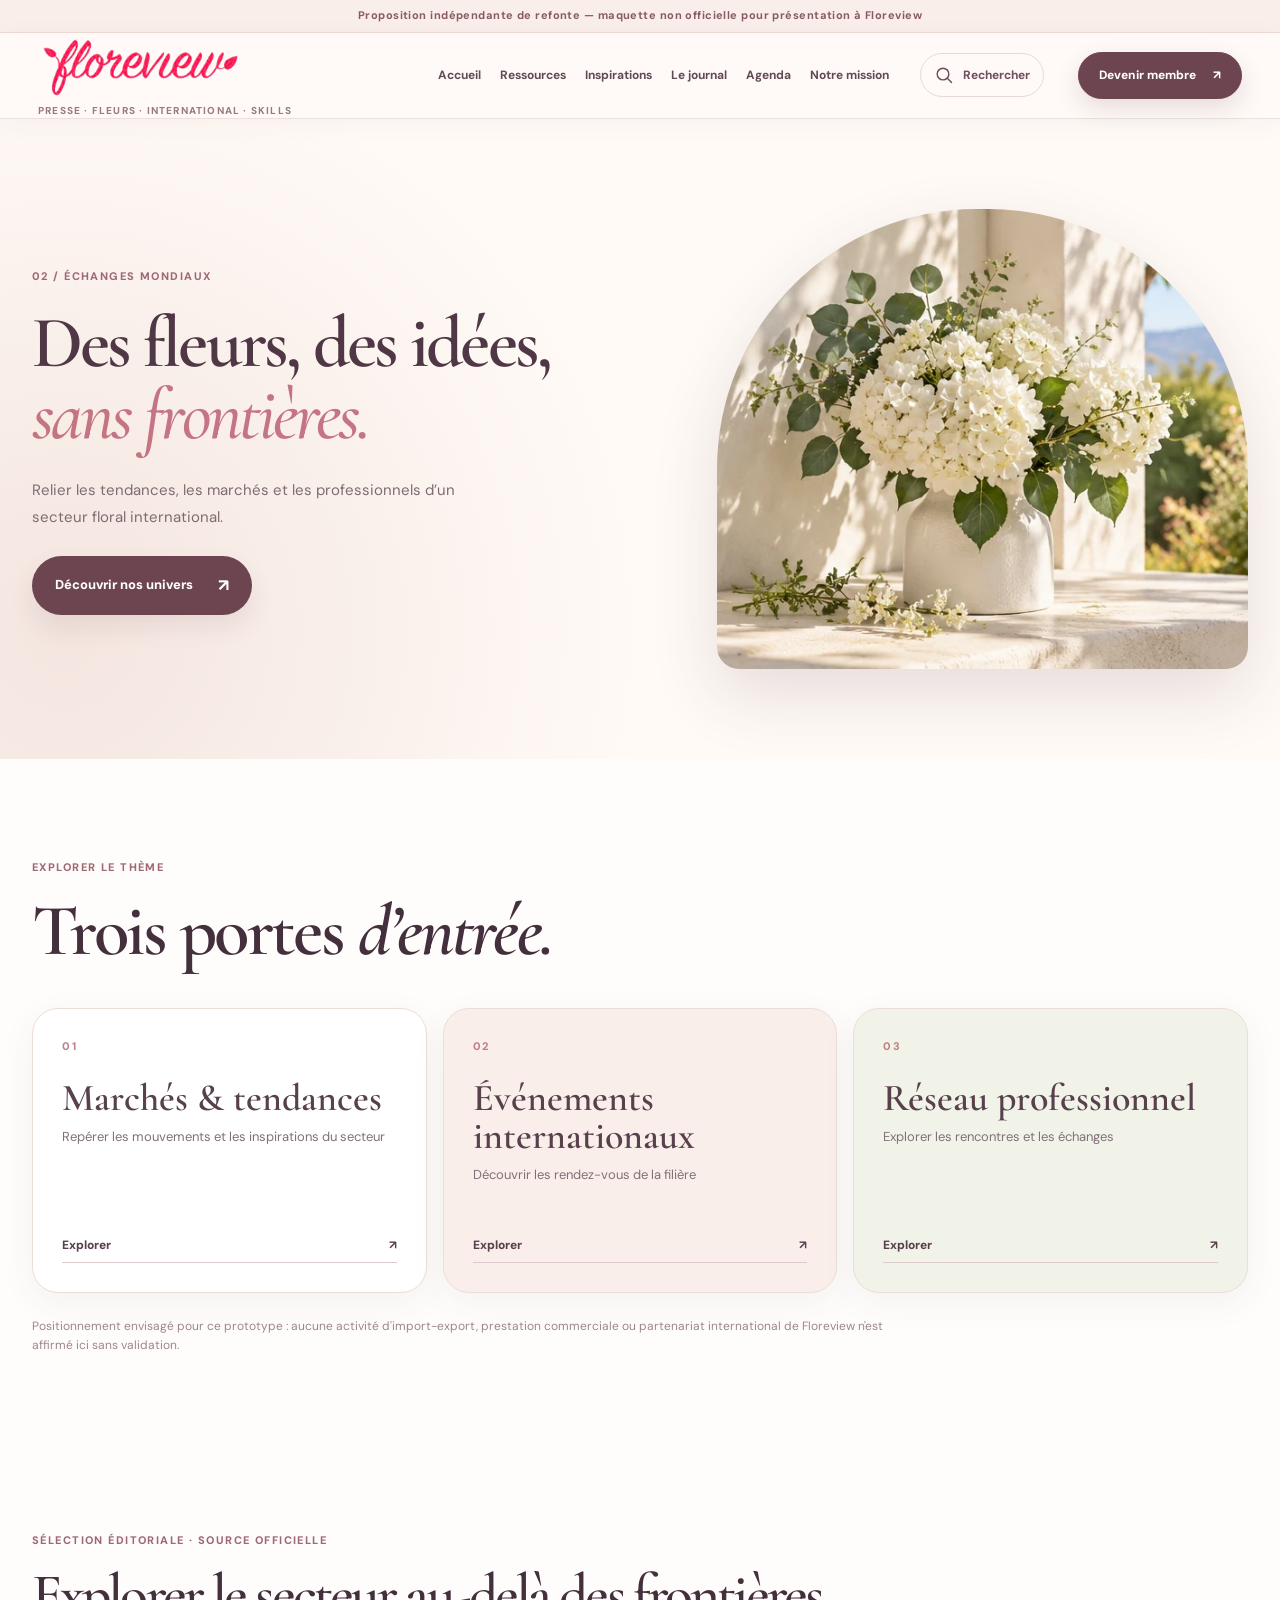
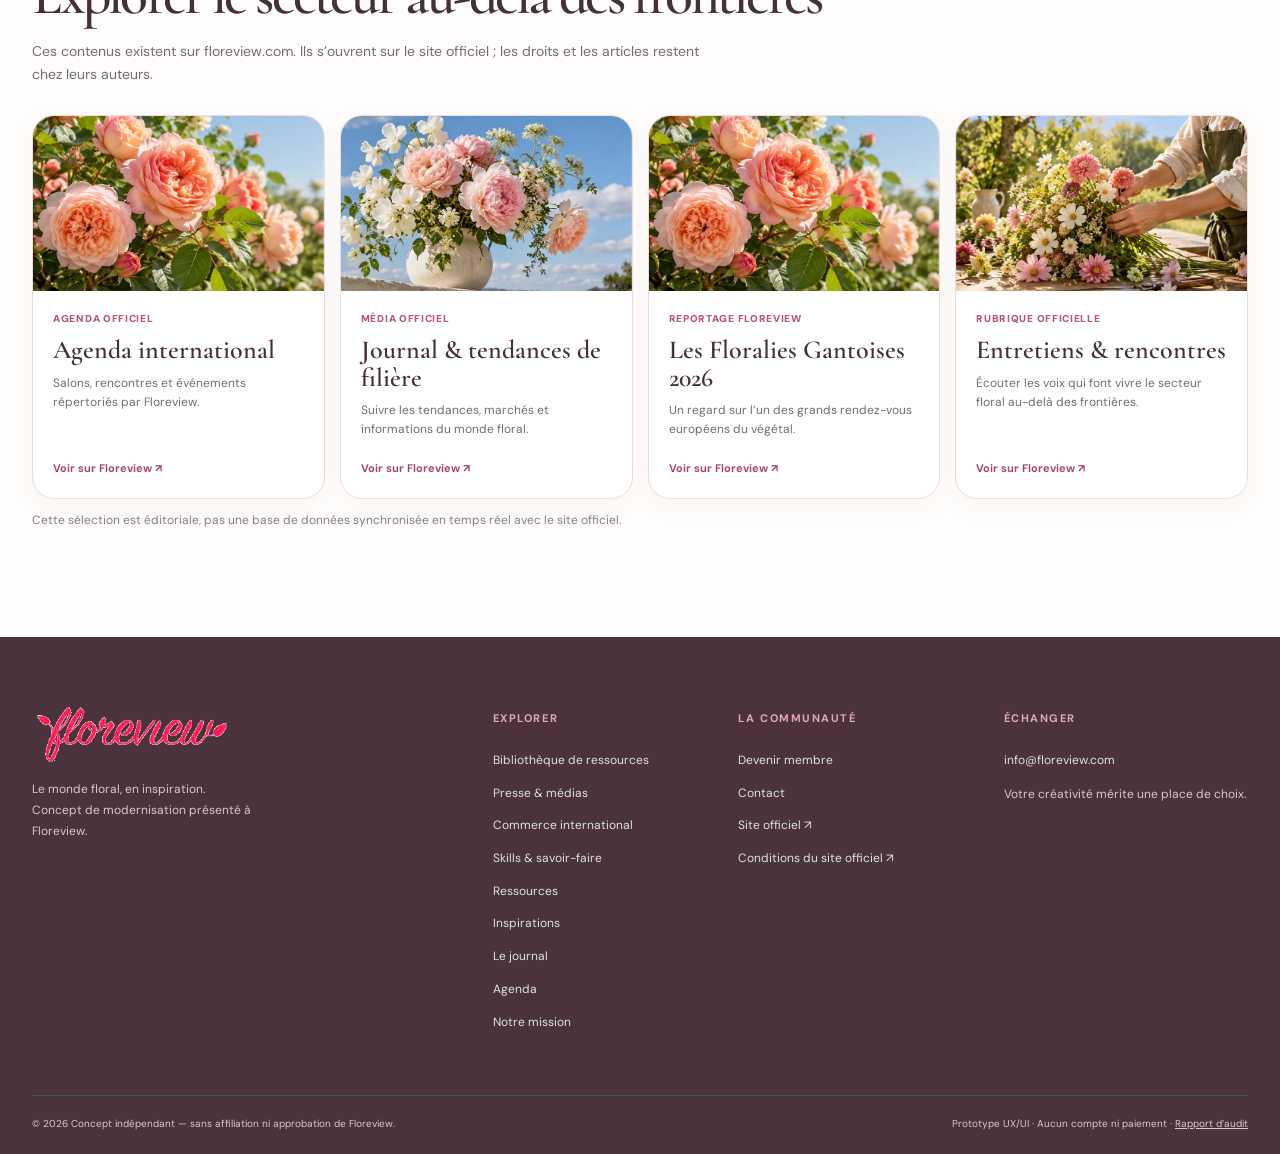
<file: international.html>
<!doctype html><html lang="fr"><head><meta charset="utf-8"><meta name="viewport" content="width=device-width, initial-scale=1"><meta name="theme-color" content="#694451"><meta name="robots" content="noindex,nofollow"><meta name="description" content="Relier les tendances, les marchés et les professionnels d’un secteur floral international."><title>Commerce international | Floreview — concept de refonte</title><link rel="icon" href="assets/favicon-floreview.png" type="image/png"><link rel="preconnect" href="https://fonts.googleapis.com"><link rel="preconnect" href="https://fonts.gstatic.com" crossorigin><link href="https://fonts.googleapis.com/css2?family=DM+Sans:wght@400;500;600;700;800&family=Cormorant+Garamond:ital,wght@0,400;0,500;0,600;0,700;1,400;1,500;1,600&display=swap" rel="stylesheet"><link rel="stylesheet" href="styles.css?v=3"><link rel="stylesheet" href="sky-2026.css?v=3"><link rel="stylesheet" href="floral-interactions.css?v=4"><link rel="stylesheet" href="emotion-2026.css?v=5"><link rel="stylesheet" href="search-v6.css?v=6"><link rel="stylesheet" href="v7.css?v=7"></head><body data-page="international.html"><a class="skip-link" href="#contenu">Aller au contenu</a><div class="prototype-flag">Proposition indépendante de refonte — maquette non officielle pour présentation à Floreview</div><header class="site-header" id="haut"><div class="header-inner">
  <a class="wordmark wordmark--official" href="index.html" aria-label="Accueil - Floreview"><img class="wordmark__logo" src="assets/floreview-logo-official.png" alt="Floreview" width="210" height="62"><span class="wordmark__tagline">PRESSE · FLEURS · INTERNATIONAL · SKILLS</span></a>
  <button class="menu-toggle" type="button" aria-label="Ouvrir le menu" aria-expanded="false" aria-controls="site-nav"><span></span><span></span><span></span></button>
  <nav id="site-nav" class="site-nav" aria-label="Navigation principale"><a href="index.html" class="nav-link " >Accueil</a><a href="ressources.html" class="nav-link ">Ressources</a><a href="inspirations.html" class="nav-link " >Inspirations</a><a href="journal.html" class="nav-link " >Le journal</a><a href="agenda.html" class="nav-link " >Agenda</a><a href="apropos.html" class="nav-link ">Notre mission</a><a href="adhesion.html" class="nav-link nav-member-mobile">Devenir membre</a></nav>
  <button class="site-search__trigger" type="button" data-search-open="true" aria-label="Ouvrir la recherche" aria-haspopup="dialog" aria-controls="site-search"><svg width="20" height="20" viewBox="0 0 24 24" aria-hidden="true" fill="none" stroke="currentColor" stroke-width="1.7"><circle cx="10.8" cy="10.8" r="7"/><path d="m16 16 5 5" stroke-linecap="round"/></svg><span>Rechercher</span></button><a class="header-cta" href="adhesion.html">Devenir membre <span aria-hidden="true">↗</span></a>
</div></header>
<div class="site-search" id="site-search" role="dialog" aria-modal="true" aria-labelledby="site-search-title" aria-describedby="site-search-description" hidden>
  <div class="site-search__scrim" data-search-close="true"></div>
  <div class="site-search__sheet">
    <div class="site-search__top container">
      <span class="search-kicker"><img src="assets/floreview-logo-official.png" alt="Floreview" width="124" height="36"> Explorer Floreview</span>
      <button class="site-search__close" type="button" data-search-close="true" aria-label="Fermer la recherche">Fermer <span aria-hidden="true">×</span></button>
    </div>
    <div class="site-search__content container">
      <p class="eyebrow">Rechercher & explorer</p>
      <h2 id="site-search-title">Que souhaitez-vous <em>découvrir ?</em></h2>
      <p id="site-search-description">Recherchez une rubrique, un thème ou un article de la maquette.</p>
      <div class="site-search__field-wrap">
        <label class="sr-only" for="site-search-input">Votre recherche</label>
        <svg aria-hidden="true" width="25" height="25" viewBox="0 0 24 24" fill="none" stroke="currentColor" stroke-width="1.8"><circle cx="10.8" cy="10.8" r="6.8"/><path d="m16 16 5 5" stroke-linecap="round"/></svg>
        <input id="site-search-input" type="search" autocomplete="off" spellcheck="false" placeholder="Fleurs, presse, international, formations…" role="combobox" aria-autocomplete="list" aria-controls="site-search-results" aria-expanded="false">
        <span class="search-key-hint" aria-hidden="true">↵</span>
      </div>
      <div class="site-search__suggestions" id="site-search-suggestions">
        <div class="site-search__heading"><span>Accès rapides</span><span>03 univers professionnels</span></div>
        <div class="search-shortcuts">
          <a class="search-shortcut" href="presse.html"><span class="search-shortcut__index">01 / COMMUNIQUER</span><strong>Presse & médias</strong><small>Actualités, interviews, dossiers et contacts</small><span class="search-shortcut__arrow" aria-hidden="true">↗</span></a>
          <a class="search-shortcut" href="international.html"><span class="search-shortcut__index">02 / CONNECTER</span><strong>Commerce international</strong><small>Marchés floraux, échanges et tendances mondiales</small><span class="search-shortcut__arrow" aria-hidden="true">↗</span></a>
          <a class="search-shortcut" href="savoir-faire.html"><span class="search-shortcut__index">03 / TRANSMETTRE</span><strong>Skills & savoir-faire</strong><small>Techniques, métiers et transmission</small><span class="search-shortcut__arrow" aria-hidden="true">↗</span></a>
        </div>
        <div class="site-search__popular"><span>À explorer :</span><button type="button" data-search-query="fleurs">Fleurs et plantes</button><button type="button" data-search-query="presse">Presse</button><button type="button" data-search-query="talents">Talents</button><button type="button" data-search-query="international">International</button></div>
      </div>
      <div class="site-search__matches" id="site-search-matches" hidden>
        <div class="site-search__heading"><span id="site-search-count">Suggestions</span><span>↑ ↓ naviguer · Entrée ouvrir</span></div>
        <div id="site-search-results" role="listbox" aria-label="Suggestions de recherche"></div>
        <p class="site-search__empty" id="site-search-empty" hidden>Aucun résultat dans la maquette. Essayez « fleurs », « presse », « talent » ou « international ».</p>
      </div>
      <p class="site-search__note">Recherche locale dans cette proposition de site. Le contenu intégral de Floreview nécessite une connexion au CMS officiel.</p>
    </div>
  </div>
</div><main id="contenu"><section class="pillar-hero"><div class="container pillar-hero__grid"><div class="pillar-hero__text"><span class="eyebrow">02 / ÉCHANGES MONDIAUX</span><h1>Des fleurs, des idées, <em>sans frontières.</em></h1><p>Relier les tendances, les marchés et les professionnels d’un secteur floral international.</p><a href="univers.html" class="btn btn-dark">Découvrir nos univers <span aria-hidden="true">↗</span></a></div><div class="pillar-hero__image"><img src="assets/floral-4.webp" alt="Composition florale photographiée à la lumière naturelle"></div></div></section><section class="container pillar-section"><div class="section-head"><div><span class="eyebrow">Explorer le thème</span><h2>Trois portes <em>d’entrée.</em></h2></div></div><div class="pillar-grid"><a class="pillar-card" href="journal.html"><span class="pillar-card__number">01</span><h3>Marchés & tendances</h3><p>Repérer les mouvements et les inspirations du secteur</p><span class="pillar-card__action">Explorer <b aria-hidden="true">↗</b></span></a><a class="pillar-card" href="agenda.html"><span class="pillar-card__number">02</span><h3>Événements internationaux</h3><p>Découvrir les rendez-vous de la filière</p><span class="pillar-card__action">Explorer <b aria-hidden="true">↗</b></span></a><a class="pillar-card" href="univers.html"><span class="pillar-card__number">03</span><h3>Réseau professionnel</h3><p>Explorer les rencontres et les échanges</p><span class="pillar-card__action">Explorer <b aria-hidden="true">↗</b></span></a></div><p class="pillar-disclaimer">Positionnement envisagé pour ce prototype : aucune activité d'import-export, prestation commerciale ou partenariat international de Floreview n'est affirmé ici sans validation.</p></section><section class="v7-sources container" aria-labelledby="v7-sources-heading"><div class="v7-section-title"><span class="eyebrow">Sélection éditoriale · Source officielle</span><h2 id="v7-sources-heading">Explorer le secteur au-delà des frontières</h2><p>Ces contenus existent sur floreview.com. Ils s’ouvrent sur le site officiel ; les droits et les articles restent chez leurs auteurs.</p></div><div class="v7-sources__grid"><a class="v7-source" target="_blank" rel="noopener noreferrer" href="https://floreview.com/fr/agenda/"><img src="assets/floral-3.webp" alt="Visuel floral d’ambiance" loading="lazy"><span class="v7-source__content"><small>Agenda officiel</small><strong>Agenda international</strong><span>Salons, rencontres et événements répertoriés par Floreview.</span><b>Voir sur Floreview ↗</b></span></a><a class="v7-source" target="_blank" rel="noopener noreferrer" href="https://floreview.com/fr/blog/"><img src="assets/floral-1.webp" alt="Visuel floral d’ambiance" loading="lazy"><span class="v7-source__content"><small>Média officiel</small><strong>Journal &amp; tendances de filière</strong><span>Suivre les tendances, marchés et informations du monde floral.</span><b>Voir sur Floreview ↗</b></span></a><a class="v7-source" target="_blank" rel="noopener noreferrer" href="https://floreview.com/fr/de-gentse-floralien-2026-waar-bloemen-verbinden/"><img src="assets/floral-3.webp" alt="Visuel floral d’ambiance" loading="lazy"><span class="v7-source__content"><small>Reportage Floreview</small><strong>Les Floralies Gantoises 2026</strong><span>Un regard sur l’un des grands rendez-vous européens du végétal.</span><b>Voir sur Floreview ↗</b></span></a><a class="v7-source" target="_blank" rel="noopener noreferrer" href="https://floreview.com/fr/interviews/"><img src="assets/floral-2.webp" alt="Visuel floral d’ambiance" loading="lazy"><span class="v7-source__content"><small>Rubrique officielle</small><strong>Entretiens &amp; rencontres</strong><span>Écouter les voix qui font vivre le secteur floral au-delà des frontières.</span><b>Voir sur Floreview ↗</b></span></a></div><p class="v7-source__footnote">Cette sélection est éditoriale, pas une base de données synchronisée en temps réel avec le site officiel.</p></section></main><footer class="footer"><div class="container footer-top"><div><a class="wordmark footer-wordmark wordmark--official" href="index.html" aria-label="Accueil - Floreview"><img class="wordmark__logo" src="assets/floreview-logo-official.png" alt="Floreview" width="210" height="62"></a><p>Le monde floral, en inspiration.<br>Concept de modernisation présenté à Floreview.</p></div><div><h3>Explorer</h3><a href="ressources.html">Bibliothèque de ressources</a><a href="presse.html">Presse & médias</a><a href="international.html">Commerce international</a><a href="savoir-faire.html">Skills & savoir-faire</a><a href="univers.html">Ressources</a><a href="inspirations.html">Inspirations</a><a href="journal.html">Le journal</a><a href="agenda.html">Agenda</a><a href="apropos.html">Notre mission</a></div><div><h3>La communauté</h3><a href="adhesion.html">Devenir membre</a><a href="contact.html">Contact</a><a href="https://floreview.com/fr/" target="_blank" rel="noopener noreferrer">Site officiel ↗</a><a href="https://floreview.com/fr/conditions-generales/" target="_blank" rel="noopener noreferrer">Conditions du site officiel ↗</a></div><div><h3>Échanger</h3><a href="mailto:info@floreview.com">info@floreview.com</a><p>Votre créativité mérite une place de choix.</p></div></div><div class="container footer-bottom"><span>© 2026 Concept indépendant — sans affiliation ni approbation de Floreview.</span><span>Prototype UX/UI · Aucun compte ni paiement · <a href="AUDIT.md">Rapport d’audit</a></span></div></footer><script defer src="data/articles.js"></script><script defer src="app.js"></script><script defer src="data/ressources-v7.js?v=7"></script><script defer src="search-v6.js?v=7"></script><script defer src="v7.js?v=7"></script></body></html>
</file>
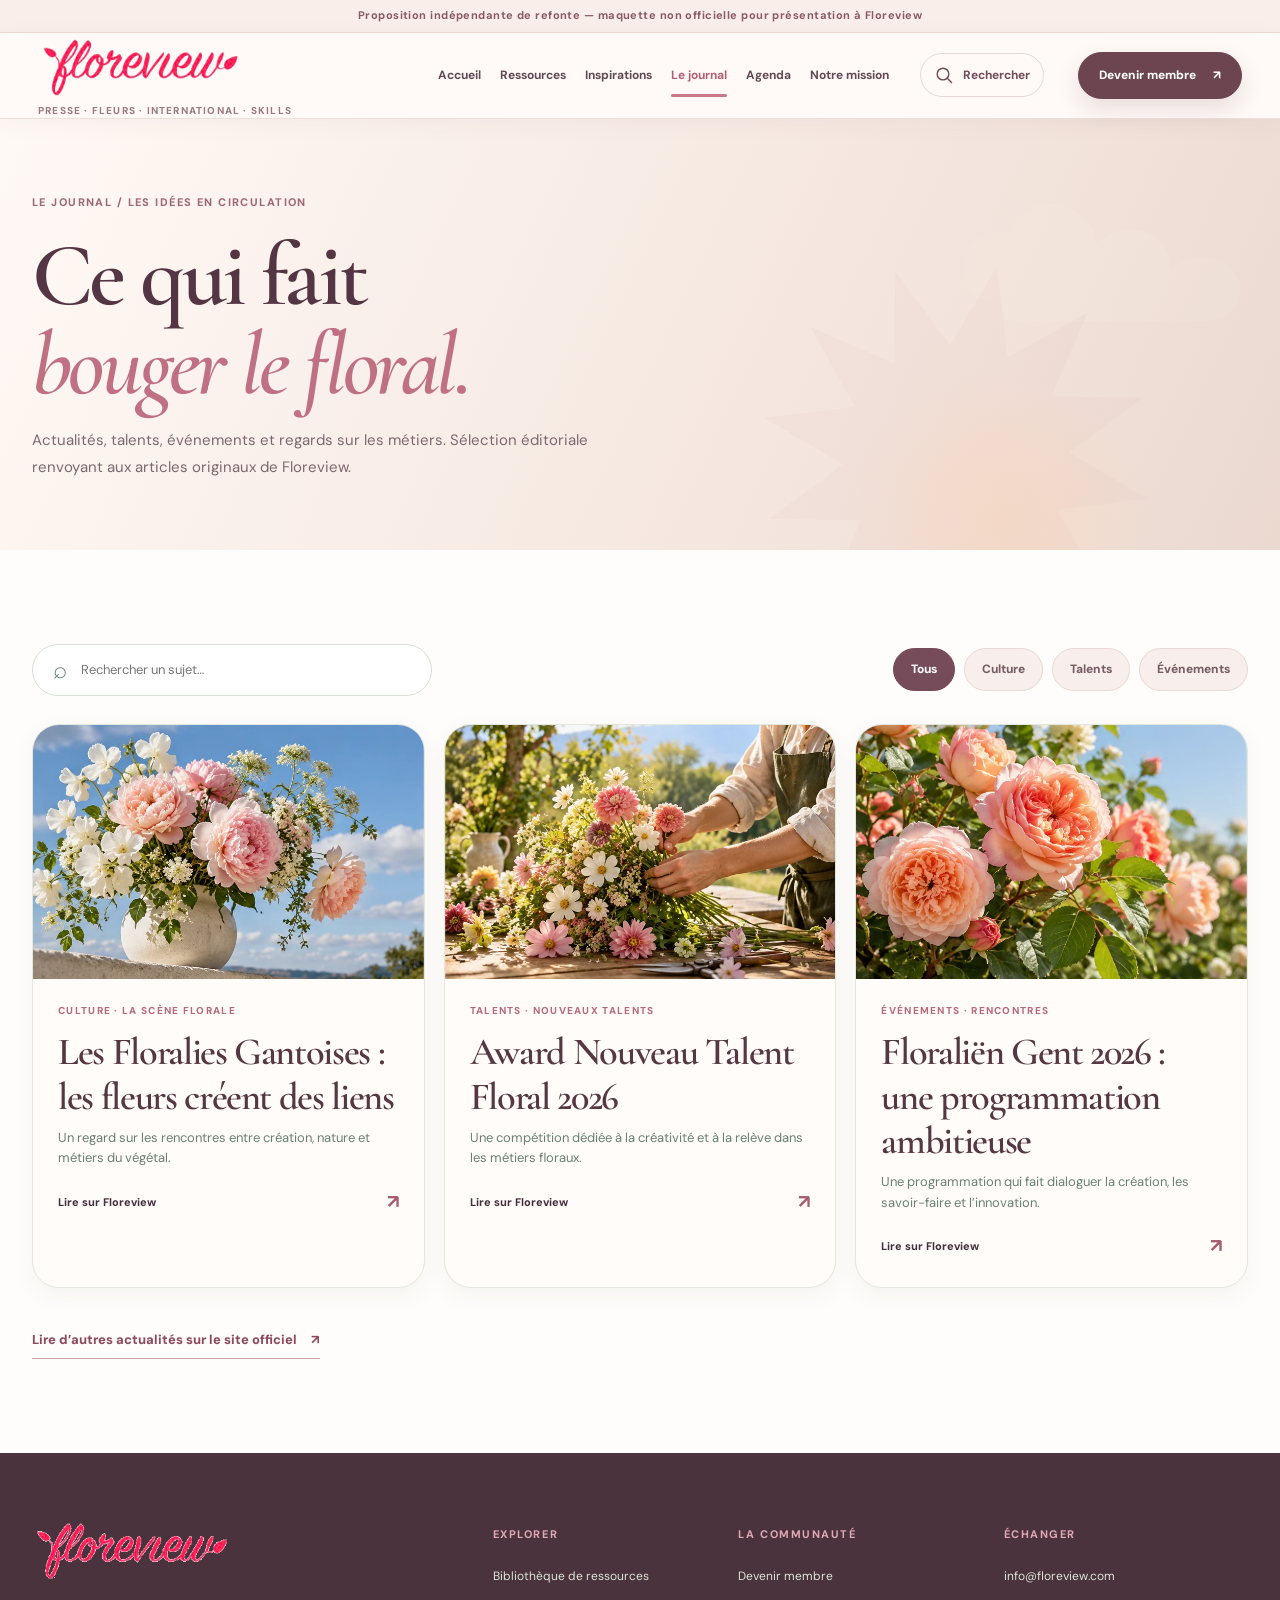
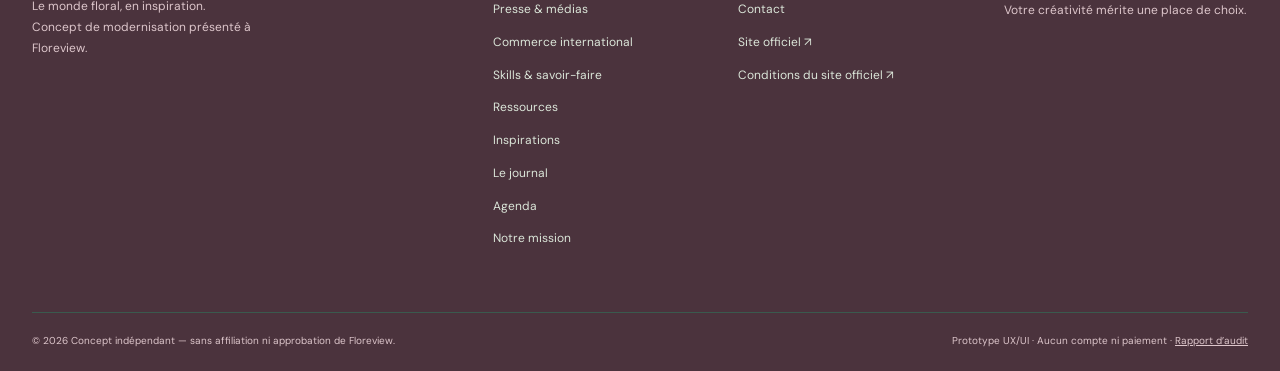
<file: journal.html>
<!doctype html><html lang="fr"><head><meta charset="utf-8"><meta name="viewport" content="width=device-width, initial-scale=1"><meta name="theme-color" content="#694451"><meta name="robots" content="noindex,nofollow"><meta name="description" content="Actualités et talents du secteur floral dans une nouvelle expérience éditoriale."><title>Le journal | Floreview — concept de refonte</title><link rel="icon" href="assets/favicon-floreview.png" type="image/png"><link rel="preconnect" href="https://fonts.googleapis.com"><link rel="preconnect" href="https://fonts.gstatic.com" crossorigin><link href="https://fonts.googleapis.com/css2?family=DM+Sans:wght@400;500;600;700;800&family=Cormorant+Garamond:ital,wght@0,400;0,500;0,600;0,700;1,400;1,500;1,600&display=swap" rel="stylesheet"><link rel="stylesheet" href="styles.css?v=3"><link rel="stylesheet" href="sky-2026.css?v=3"><link rel="stylesheet" href="floral-interactions.css?v=4"><link rel="stylesheet" href="emotion-2026.css?v=5"><link rel="stylesheet" href="search-v6.css?v=6"><link rel="stylesheet" href="v7.css?v=7"></head><body data-page="journal.html"><a class="skip-link" href="#contenu">Aller au contenu</a>
<div class="prototype-flag">Proposition indépendante de refonte — maquette non officielle pour présentation à Floreview</div>
<header class="site-header" id="haut"><div class="header-inner">
  <a class="wordmark wordmark--official" href="index.html" aria-label="Accueil - Floreview"><img class="wordmark__logo" src="assets/floreview-logo-official.png" alt="Floreview" width="210" height="62"><span class="wordmark__tagline">PRESSE · FLEURS · INTERNATIONAL · SKILLS</span></a>
  <button class="menu-toggle" type="button" aria-label="Ouvrir le menu" aria-expanded="false" aria-controls="site-nav"><span></span><span></span><span></span></button>
  <nav id="site-nav" class="site-nav" aria-label="Navigation principale"><a href="index.html" class="nav-link " >Accueil</a><a href="ressources.html" class="nav-link ">Ressources</a><a href="inspirations.html" class="nav-link " >Inspirations</a><a href="journal.html" class="nav-link is-active" aria-current="page">Le journal</a><a href="agenda.html" class="nav-link " >Agenda</a><a href="apropos.html" class="nav-link " >Notre mission</a><a href="adhesion.html" class="nav-link nav-member-mobile">Devenir membre</a></nav>
  <button class="site-search__trigger" type="button" data-search-open="true" aria-label="Ouvrir la recherche" aria-haspopup="dialog" aria-controls="site-search"><svg width="20" height="20" viewBox="0 0 24 24" aria-hidden="true" fill="none" stroke="currentColor" stroke-width="1.7"><circle cx="10.8" cy="10.8" r="7"/><path d="m16 16 5 5" stroke-linecap="round"/></svg><span>Rechercher</span></button><a class="header-cta" href="adhesion.html">Devenir membre <span aria-hidden="true">↗</span></a>
</div></header>
<div class="site-search" id="site-search" role="dialog" aria-modal="true" aria-labelledby="site-search-title" aria-describedby="site-search-description" hidden>
  <div class="site-search__scrim" data-search-close="true"></div>
  <div class="site-search__sheet">
    <div class="site-search__top container">
      <span class="search-kicker"><img src="assets/floreview-logo-official.png" alt="Floreview" width="124" height="36"> Explorer Floreview</span>
      <button class="site-search__close" type="button" data-search-close="true" aria-label="Fermer la recherche">Fermer <span aria-hidden="true">×</span></button>
    </div>
    <div class="site-search__content container">
      <p class="eyebrow">Rechercher & explorer</p>
      <h2 id="site-search-title">Que souhaitez-vous <em>découvrir ?</em></h2>
      <p id="site-search-description">Recherchez une rubrique, un thème ou un article de la maquette.</p>
      <div class="site-search__field-wrap">
        <label class="sr-only" for="site-search-input">Votre recherche</label>
        <svg aria-hidden="true" width="25" height="25" viewBox="0 0 24 24" fill="none" stroke="currentColor" stroke-width="1.8"><circle cx="10.8" cy="10.8" r="6.8"/><path d="m16 16 5 5" stroke-linecap="round"/></svg>
        <input id="site-search-input" type="search" autocomplete="off" spellcheck="false" placeholder="Fleurs, presse, international, formations…" role="combobox" aria-autocomplete="list" aria-controls="site-search-results" aria-expanded="false">
        <span class="search-key-hint" aria-hidden="true">↵</span>
      </div>
      <div class="site-search__suggestions" id="site-search-suggestions">
        <div class="site-search__heading"><span>Accès rapides</span><span>03 univers professionnels</span></div>
        <div class="search-shortcuts">
          <a class="search-shortcut" href="presse.html"><span class="search-shortcut__index">01 / COMMUNIQUER</span><strong>Presse & médias</strong><small>Actualités, interviews, dossiers et contacts</small><span class="search-shortcut__arrow" aria-hidden="true">↗</span></a>
          <a class="search-shortcut" href="international.html"><span class="search-shortcut__index">02 / CONNECTER</span><strong>Commerce international</strong><small>Marchés floraux, échanges et tendances mondiales</small><span class="search-shortcut__arrow" aria-hidden="true">↗</span></a>
          <a class="search-shortcut" href="savoir-faire.html"><span class="search-shortcut__index">03 / TRANSMETTRE</span><strong>Skills & savoir-faire</strong><small>Techniques, métiers et transmission</small><span class="search-shortcut__arrow" aria-hidden="true">↗</span></a>
        </div>
        <div class="site-search__popular"><span>À explorer :</span><button type="button" data-search-query="fleurs">Fleurs et plantes</button><button type="button" data-search-query="presse">Presse</button><button type="button" data-search-query="talents">Talents</button><button type="button" data-search-query="international">International</button></div>
      </div>
      <div class="site-search__matches" id="site-search-matches" hidden>
        <div class="site-search__heading"><span id="site-search-count">Suggestions</span><span>↑ ↓ naviguer · Entrée ouvrir</span></div>
        <div id="site-search-results" role="listbox" aria-label="Suggestions de recherche"></div>
        <p class="site-search__empty" id="site-search-empty" hidden>Aucun résultat dans la maquette. Essayez « fleurs », « presse », « talent » ou « international ».</p>
      </div>
      <p class="site-search__note">Recherche locale dans cette proposition de site. Le contenu intégral de Floreview nécessite une connexion au CMS officiel.</p>
    </div>
  </div>
</div><main id="contenu"><section class="page-hero page-hero-sage"><div class="container page-hero-inner reveal"><span class="eyebrow">Le journal / Les idées en circulation</span><h1>Ce qui fait<br><em>bouger le floral.</em></h1><p>Actualités, talents, événements et regards sur les métiers. Sélection éditoriale renvoyant aux articles originaux de Floreview.</p></div><span class="big-decoration">✹</span></section><section class="section container"><div class="filterbar"><label class="search-input"><span aria-hidden="true">⌕</span><span class="sr-only">Rechercher un article</span><input type="search" id="journal-search" placeholder="Rechercher un sujet…" autocomplete="off"></label><div class="filters" data-filter-scope="journal" role="group" aria-label="Filtrer le journal"><button class="filter-pill is-selected" type="button" data-filter="tous" aria-pressed="true">Tous</button><button class="filter-pill" type="button" data-filter="Culture" aria-pressed="false">Culture</button><button class="filter-pill" type="button" data-filter="Talents" aria-pressed="false">Talents</button><button class="filter-pill" type="button" data-filter="Événements" aria-pressed="false">Événements</button></div></div><div id="journal-articles" class="journal-grid"></div><p id="journal-empty" class="empty-state" hidden>Aucun article ne correspond à votre recherche.</p><div class="bottom-action"><a class="text-link" href="https://floreview.com/fr/" target="_blank" rel="noopener noreferrer">Lire d’autres actualités sur le site officiel <span>↗</span></a></div></section></main><footer class="footer"><div class="container footer-top"><div><a class="wordmark footer-wordmark wordmark--official" href="index.html" aria-label="Accueil - Floreview"><img class="wordmark__logo" src="assets/floreview-logo-official.png" alt="Floreview" width="210" height="62"></a><p>Le monde floral, en inspiration.<br>Concept de modernisation présenté à Floreview.</p></div><div><h3>Explorer</h3><a href="ressources.html">Bibliothèque de ressources</a><a href="presse.html">Presse & médias</a><a href="international.html">Commerce international</a><a href="savoir-faire.html">Skills & savoir-faire</a><a href="univers.html">Ressources</a><a href="inspirations.html">Inspirations</a><a href="journal.html">Le journal</a><a href="agenda.html">Agenda</a><a href="apropos.html">Notre mission</a></div><div><h3>La communauté</h3><a href="adhesion.html">Devenir membre</a><a href="contact.html">Contact</a><a href="https://floreview.com/fr/" target="_blank" rel="noopener noreferrer">Site officiel ↗</a><a href="https://floreview.com/fr/conditions-generales/" target="_blank" rel="noopener noreferrer">Conditions du site officiel ↗</a></div><div><h3>Échanger</h3><a href="mailto:info@floreview.com">info@floreview.com</a><p>Votre créativité mérite une place de choix.</p></div></div><div class="container footer-bottom"><span>© 2026 Concept indépendant — sans affiliation ni approbation de Floreview.</span><span>Prototype UX/UI · Aucun compte ni paiement · <a href="AUDIT.md">Rapport d’audit</a></span></div></footer><script defer src="data/articles.js"></script><script defer src="app.js"></script><script defer src="data/ressources-v7.js?v=7"></script><script defer src="search-v6.js?v=7"></script><script defer src="v7.js?v=7"></script></body></html>
</file>
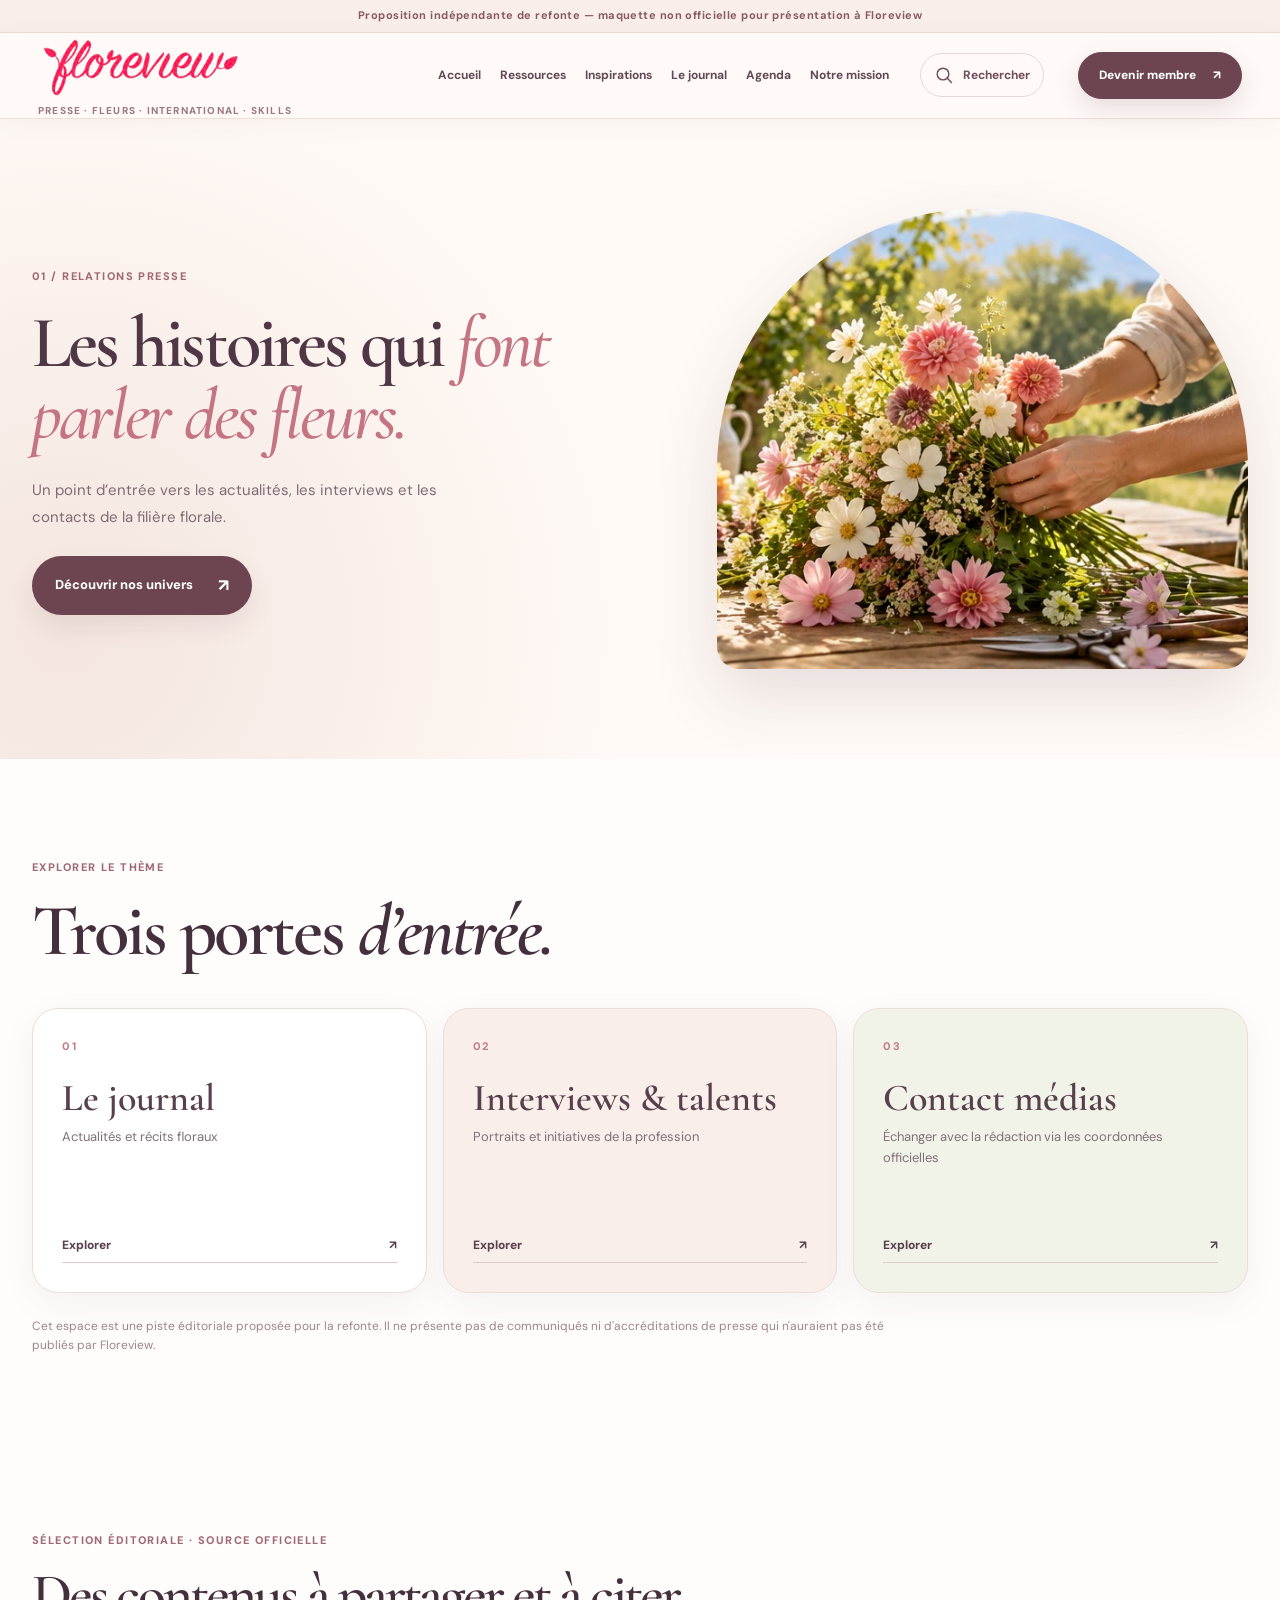
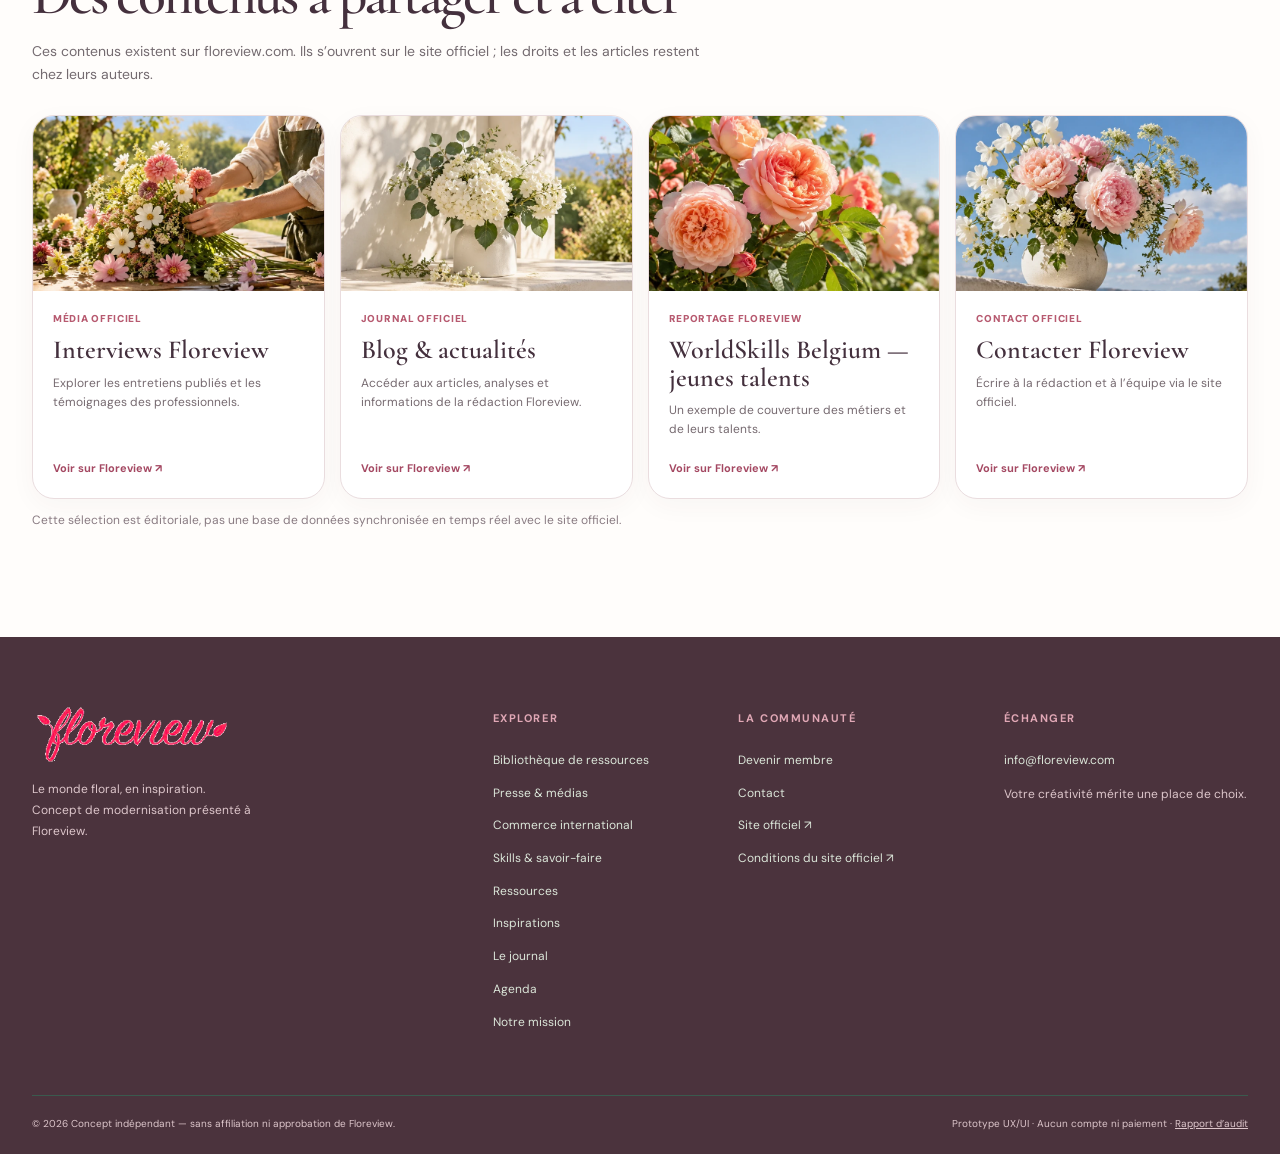
<file: presse.html>
<!doctype html><html lang="fr"><head><meta charset="utf-8"><meta name="viewport" content="width=device-width, initial-scale=1"><meta name="theme-color" content="#694451"><meta name="robots" content="noindex,nofollow"><meta name="description" content="Un point d’entrée vers les actualités, les interviews et les contacts de la filière florale."><title>Presse & médias | Floreview — concept de refonte</title><link rel="icon" href="assets/favicon-floreview.png" type="image/png"><link rel="preconnect" href="https://fonts.googleapis.com"><link rel="preconnect" href="https://fonts.gstatic.com" crossorigin><link href="https://fonts.googleapis.com/css2?family=DM+Sans:wght@400;500;600;700;800&family=Cormorant+Garamond:ital,wght@0,400;0,500;0,600;0,700;1,400;1,500;1,600&display=swap" rel="stylesheet"><link rel="stylesheet" href="styles.css?v=3"><link rel="stylesheet" href="sky-2026.css?v=3"><link rel="stylesheet" href="floral-interactions.css?v=4"><link rel="stylesheet" href="emotion-2026.css?v=5"><link rel="stylesheet" href="search-v6.css?v=6"><link rel="stylesheet" href="v7.css?v=7"></head><body data-page="presse.html"><a class="skip-link" href="#contenu">Aller au contenu</a><div class="prototype-flag">Proposition indépendante de refonte — maquette non officielle pour présentation à Floreview</div><header class="site-header" id="haut"><div class="header-inner">
  <a class="wordmark wordmark--official" href="index.html" aria-label="Accueil - Floreview"><img class="wordmark__logo" src="assets/floreview-logo-official.png" alt="Floreview" width="210" height="62"><span class="wordmark__tagline">PRESSE · FLEURS · INTERNATIONAL · SKILLS</span></a>
  <button class="menu-toggle" type="button" aria-label="Ouvrir le menu" aria-expanded="false" aria-controls="site-nav"><span></span><span></span><span></span></button>
  <nav id="site-nav" class="site-nav" aria-label="Navigation principale"><a href="index.html" class="nav-link " >Accueil</a><a href="ressources.html" class="nav-link ">Ressources</a><a href="inspirations.html" class="nav-link " >Inspirations</a><a href="journal.html" class="nav-link " >Le journal</a><a href="agenda.html" class="nav-link " >Agenda</a><a href="apropos.html" class="nav-link ">Notre mission</a><a href="adhesion.html" class="nav-link nav-member-mobile">Devenir membre</a></nav>
  <button class="site-search__trigger" type="button" data-search-open="true" aria-label="Ouvrir la recherche" aria-haspopup="dialog" aria-controls="site-search"><svg width="20" height="20" viewBox="0 0 24 24" aria-hidden="true" fill="none" stroke="currentColor" stroke-width="1.7"><circle cx="10.8" cy="10.8" r="7"/><path d="m16 16 5 5" stroke-linecap="round"/></svg><span>Rechercher</span></button><a class="header-cta" href="adhesion.html">Devenir membre <span aria-hidden="true">↗</span></a>
</div></header>
<div class="site-search" id="site-search" role="dialog" aria-modal="true" aria-labelledby="site-search-title" aria-describedby="site-search-description" hidden>
  <div class="site-search__scrim" data-search-close="true"></div>
  <div class="site-search__sheet">
    <div class="site-search__top container">
      <span class="search-kicker"><img src="assets/floreview-logo-official.png" alt="Floreview" width="124" height="36"> Explorer Floreview</span>
      <button class="site-search__close" type="button" data-search-close="true" aria-label="Fermer la recherche">Fermer <span aria-hidden="true">×</span></button>
    </div>
    <div class="site-search__content container">
      <p class="eyebrow">Rechercher & explorer</p>
      <h2 id="site-search-title">Que souhaitez-vous <em>découvrir ?</em></h2>
      <p id="site-search-description">Recherchez une rubrique, un thème ou un article de la maquette.</p>
      <div class="site-search__field-wrap">
        <label class="sr-only" for="site-search-input">Votre recherche</label>
        <svg aria-hidden="true" width="25" height="25" viewBox="0 0 24 24" fill="none" stroke="currentColor" stroke-width="1.8"><circle cx="10.8" cy="10.8" r="6.8"/><path d="m16 16 5 5" stroke-linecap="round"/></svg>
        <input id="site-search-input" type="search" autocomplete="off" spellcheck="false" placeholder="Fleurs, presse, international, formations…" role="combobox" aria-autocomplete="list" aria-controls="site-search-results" aria-expanded="false">
        <span class="search-key-hint" aria-hidden="true">↵</span>
      </div>
      <div class="site-search__suggestions" id="site-search-suggestions">
        <div class="site-search__heading"><span>Accès rapides</span><span>03 univers professionnels</span></div>
        <div class="search-shortcuts">
          <a class="search-shortcut" href="presse.html"><span class="search-shortcut__index">01 / COMMUNIQUER</span><strong>Presse & médias</strong><small>Actualités, interviews, dossiers et contacts</small><span class="search-shortcut__arrow" aria-hidden="true">↗</span></a>
          <a class="search-shortcut" href="international.html"><span class="search-shortcut__index">02 / CONNECTER</span><strong>Commerce international</strong><small>Marchés floraux, échanges et tendances mondiales</small><span class="search-shortcut__arrow" aria-hidden="true">↗</span></a>
          <a class="search-shortcut" href="savoir-faire.html"><span class="search-shortcut__index">03 / TRANSMETTRE</span><strong>Skills & savoir-faire</strong><small>Techniques, métiers et transmission</small><span class="search-shortcut__arrow" aria-hidden="true">↗</span></a>
        </div>
        <div class="site-search__popular"><span>À explorer :</span><button type="button" data-search-query="fleurs">Fleurs et plantes</button><button type="button" data-search-query="presse">Presse</button><button type="button" data-search-query="talents">Talents</button><button type="button" data-search-query="international">International</button></div>
      </div>
      <div class="site-search__matches" id="site-search-matches" hidden>
        <div class="site-search__heading"><span id="site-search-count">Suggestions</span><span>↑ ↓ naviguer · Entrée ouvrir</span></div>
        <div id="site-search-results" role="listbox" aria-label="Suggestions de recherche"></div>
        <p class="site-search__empty" id="site-search-empty" hidden>Aucun résultat dans la maquette. Essayez « fleurs », « presse », « talent » ou « international ».</p>
      </div>
      <p class="site-search__note">Recherche locale dans cette proposition de site. Le contenu intégral de Floreview nécessite une connexion au CMS officiel.</p>
    </div>
  </div>
</div><main id="contenu"><section class="pillar-hero"><div class="container pillar-hero__grid"><div class="pillar-hero__text"><span class="eyebrow">01 / RELATIONS PRESSE</span><h1>Les histoires qui <em>font parler des fleurs.</em></h1><p>Un point d’entrée vers les actualités, les interviews et les contacts de la filière florale.</p><a href="univers.html" class="btn btn-dark">Découvrir nos univers <span aria-hidden="true">↗</span></a></div><div class="pillar-hero__image"><img src="assets/floral-2.webp" alt="Composition florale photographiée à la lumière naturelle"></div></div></section><section class="container pillar-section"><div class="section-head"><div><span class="eyebrow">Explorer le thème</span><h2>Trois portes <em>d’entrée.</em></h2></div></div><div class="pillar-grid"><a class="pillar-card" href="journal.html"><span class="pillar-card__number">01</span><h3>Le journal</h3><p>Actualités et récits floraux</p><span class="pillar-card__action">Explorer <b aria-hidden="true">↗</b></span></a><a class="pillar-card" href="journal.html"><span class="pillar-card__number">02</span><h3>Interviews & talents</h3><p>Portraits et initiatives de la profession</p><span class="pillar-card__action">Explorer <b aria-hidden="true">↗</b></span></a><a class="pillar-card" href="contact.html"><span class="pillar-card__number">03</span><h3>Contact médias</h3><p>Échanger avec la rédaction via les coordonnées officielles</p><span class="pillar-card__action">Explorer <b aria-hidden="true">↗</b></span></a></div><p class="pillar-disclaimer">Cet espace est une piste éditoriale proposée pour la refonte. Il ne présente pas de communiqués ni d'accréditations de presse qui n'auraient pas été publiés par Floreview.</p></section><section class="v7-sources container" aria-labelledby="v7-sources-heading"><div class="v7-section-title"><span class="eyebrow">Sélection éditoriale · Source officielle</span><h2 id="v7-sources-heading">Des contenus à partager et à citer</h2><p>Ces contenus existent sur floreview.com. Ils s’ouvrent sur le site officiel ; les droits et les articles restent chez leurs auteurs.</p></div><div class="v7-sources__grid"><a class="v7-source" target="_blank" rel="noopener noreferrer" href="https://floreview.com/fr/interviews/"><img src="assets/floral-2.webp" alt="Visuel floral d’ambiance" loading="lazy"><span class="v7-source__content"><small>Média officiel</small><strong>Interviews Floreview</strong><span>Explorer les entretiens publiés et les témoignages des professionnels.</span><b>Voir sur Floreview ↗</b></span></a><a class="v7-source" target="_blank" rel="noopener noreferrer" href="https://floreview.com/fr/blog/"><img src="assets/floral-4.webp" alt="Visuel floral d’ambiance" loading="lazy"><span class="v7-source__content"><small>Journal officiel</small><strong>Blog &amp; actualités</strong><span>Accéder aux articles, analyses et informations de la rédaction Floreview.</span><b>Voir sur Floreview ↗</b></span></a><a class="v7-source" target="_blank" rel="noopener noreferrer" href="https://floreview.com/fr/worldskills-belgium-floralart-preselections-startechs-2/"><img src="assets/floral-3.webp" alt="Visuel floral d’ambiance" loading="lazy"><span class="v7-source__content"><small>Reportage Floreview</small><strong>WorldSkills Belgium — jeunes talents</strong><span>Un exemple de couverture des métiers et de leurs talents.</span><b>Voir sur Floreview ↗</b></span></a><a class="v7-source" target="_blank" rel="noopener noreferrer" href="https://floreview.com/fr/contact/"><img src="assets/floral-1.webp" alt="Visuel floral d’ambiance" loading="lazy"><span class="v7-source__content"><small>Contact officiel</small><strong>Contacter Floreview</strong><span>Écrire à la rédaction et à l’équipe via le site officiel.</span><b>Voir sur Floreview ↗</b></span></a></div><p class="v7-source__footnote">Cette sélection est éditoriale, pas une base de données synchronisée en temps réel avec le site officiel.</p></section></main><footer class="footer"><div class="container footer-top"><div><a class="wordmark footer-wordmark wordmark--official" href="index.html" aria-label="Accueil - Floreview"><img class="wordmark__logo" src="assets/floreview-logo-official.png" alt="Floreview" width="210" height="62"></a><p>Le monde floral, en inspiration.<br>Concept de modernisation présenté à Floreview.</p></div><div><h3>Explorer</h3><a href="ressources.html">Bibliothèque de ressources</a><a href="presse.html">Presse & médias</a><a href="international.html">Commerce international</a><a href="savoir-faire.html">Skills & savoir-faire</a><a href="univers.html">Ressources</a><a href="inspirations.html">Inspirations</a><a href="journal.html">Le journal</a><a href="agenda.html">Agenda</a><a href="apropos.html">Notre mission</a></div><div><h3>La communauté</h3><a href="adhesion.html">Devenir membre</a><a href="contact.html">Contact</a><a href="https://floreview.com/fr/" target="_blank" rel="noopener noreferrer">Site officiel ↗</a><a href="https://floreview.com/fr/conditions-generales/" target="_blank" rel="noopener noreferrer">Conditions du site officiel ↗</a></div><div><h3>Échanger</h3><a href="mailto:info@floreview.com">info@floreview.com</a><p>Votre créativité mérite une place de choix.</p></div></div><div class="container footer-bottom"><span>© 2026 Concept indépendant — sans affiliation ni approbation de Floreview.</span><span>Prototype UX/UI · Aucun compte ni paiement · <a href="AUDIT.md">Rapport d’audit</a></span></div></footer><script defer src="data/articles.js"></script><script defer src="app.js"></script><script defer src="data/ressources-v7.js?v=7"></script><script defer src="search-v6.js?v=7"></script><script defer src="v7.js?v=7"></script></body></html>
</file>
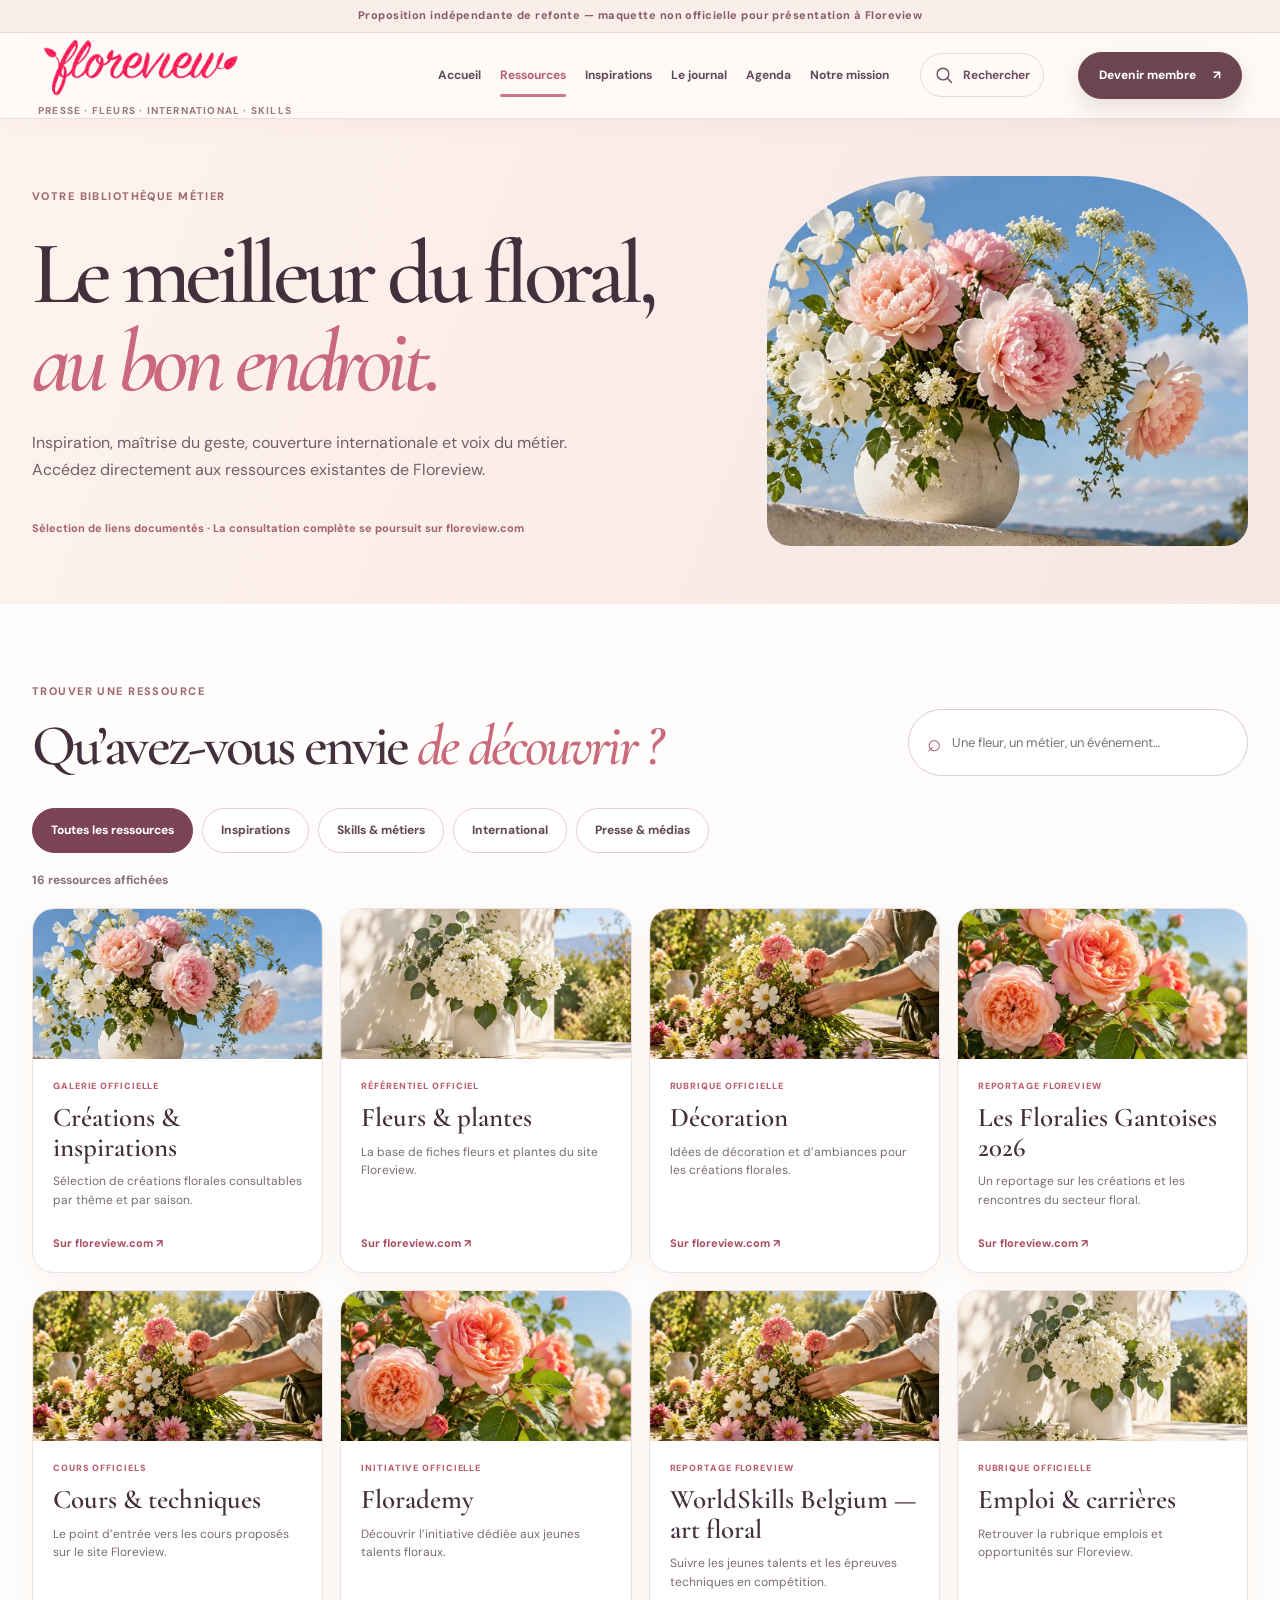
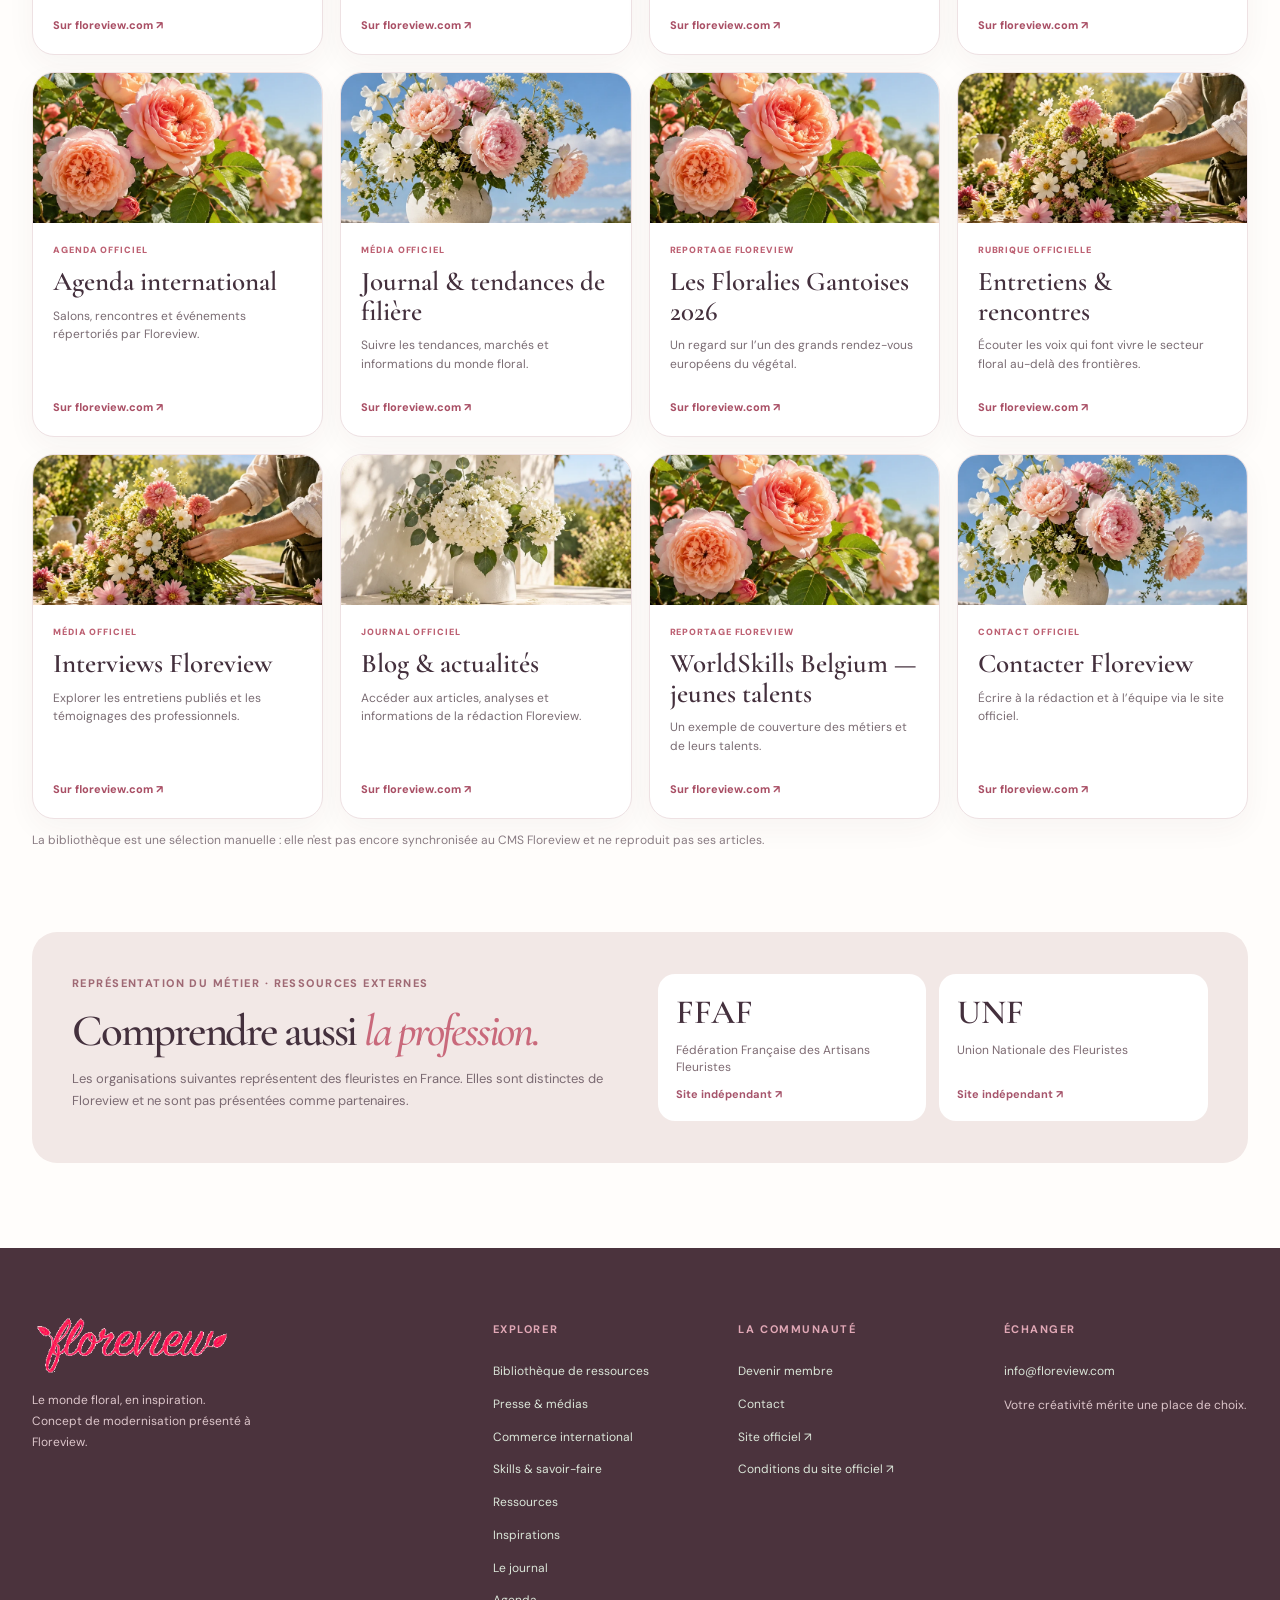
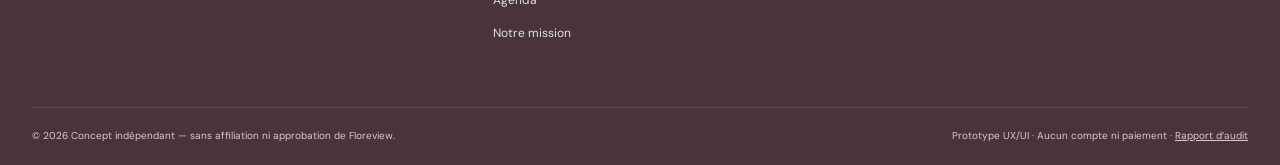
<file: ressources.html>
<!doctype html><html lang="fr"><head><meta charset="utf-8"><meta name="viewport" content="width=device-width, initial-scale=1"><meta name="theme-color" content="#694451"><meta name="robots" content="noindex,nofollow"><meta name="description" content="Bibliothèque de ressources professionnelles Floreview : inspirations, presse, international, savoir-faire."><title>Ressources métiers | Floreview — concept de refonte</title><link rel="icon" href="assets/favicon-floreview.png" type="image/png"><link rel="preconnect" href="https://fonts.googleapis.com"><link rel="preconnect" href="https://fonts.gstatic.com" crossorigin><link href="https://fonts.googleapis.com/css2?family=DM+Sans:wght@400;500;600;700;800&family=Cormorant+Garamond:ital,wght@0,400;0,500;0,600;0,700;1,400;1,500;1,600&display=swap" rel="stylesheet"><link rel="stylesheet" href="styles.css?v=3"><link rel="stylesheet" href="sky-2026.css?v=3"><link rel="stylesheet" href="floral-interactions.css?v=4"><link rel="stylesheet" href="emotion-2026.css?v=5"><link rel="stylesheet" href="search-v6.css?v=6"><link rel="stylesheet" href="v7.css?v=7"></head><body data-page="ressources.html"><a class="skip-link" href="#contenu">Aller au contenu</a>
<div class="prototype-flag">Proposition indépendante de refonte — maquette non officielle pour présentation à Floreview</div>
<header class="site-header" id="haut"><div class="header-inner">
  <a class="wordmark wordmark--official" href="index.html" aria-label="Accueil - Floreview"><img class="wordmark__logo" src="assets/floreview-logo-official.png" alt="Floreview" width="210" height="62"><span class="wordmark__tagline">PRESSE · FLEURS · INTERNATIONAL · SKILLS</span></a>
  <button class="menu-toggle" type="button" aria-label="Ouvrir le menu" aria-expanded="false" aria-controls="site-nav"><span></span><span></span><span></span></button>
  <nav id="site-nav" class="site-nav" aria-label="Navigation principale"><a href="index.html" class="nav-link ">Accueil</a><a href="ressources.html" class="nav-link is-active" aria-current="page">Ressources</a><a href="inspirations.html" class="nav-link " >Inspirations</a><a href="journal.html" class="nav-link " >Le journal</a><a href="agenda.html" class="nav-link " >Agenda</a><a href="apropos.html" class="nav-link " >Notre mission</a><a href="adhesion.html" class="nav-link nav-member-mobile">Devenir membre</a></nav>
  <button class="site-search__trigger" type="button" data-search-open="true" aria-label="Ouvrir la recherche" aria-haspopup="dialog" aria-controls="site-search"><svg width="20" height="20" viewBox="0 0 24 24" aria-hidden="true" fill="none" stroke="currentColor" stroke-width="1.7"><circle cx="10.8" cy="10.8" r="7"/><path d="m16 16 5 5" stroke-linecap="round"/></svg><span>Rechercher</span></button><a class="header-cta" href="adhesion.html">Devenir membre <span aria-hidden="true">↗</span></a>
</div></header>
<div class="site-search" id="site-search" role="dialog" aria-modal="true" aria-labelledby="site-search-title" aria-describedby="site-search-description" hidden>
  <div class="site-search__scrim" data-search-close="true"></div>
  <div class="site-search__sheet">
    <div class="site-search__top container">
      <span class="search-kicker"><img src="assets/floreview-logo-official.png" alt="Floreview" width="124" height="36"> Explorer Floreview</span>
      <button class="site-search__close" type="button" data-search-close="true" aria-label="Fermer la recherche">Fermer <span aria-hidden="true">×</span></button>
    </div>
    <div class="site-search__content container">
      <p class="eyebrow">Rechercher & explorer</p>
      <h2 id="site-search-title">Que souhaitez-vous <em>découvrir ?</em></h2>
      <p id="site-search-description">Recherchez une rubrique, un thème ou un article de la maquette.</p>
      <div class="site-search__field-wrap">
        <label class="sr-only" for="site-search-input">Votre recherche</label>
        <svg aria-hidden="true" width="25" height="25" viewBox="0 0 24 24" fill="none" stroke="currentColor" stroke-width="1.8"><circle cx="10.8" cy="10.8" r="6.8"/><path d="m16 16 5 5" stroke-linecap="round"/></svg>
        <input id="site-search-input" type="search" autocomplete="off" spellcheck="false" placeholder="Fleurs, presse, international, formations…" role="combobox" aria-autocomplete="list" aria-controls="site-search-results" aria-expanded="false">
        <span class="search-key-hint" aria-hidden="true">↵</span>
      </div>
      <div class="site-search__suggestions" id="site-search-suggestions">
        <div class="site-search__heading"><span>Accès rapides</span><span>03 univers professionnels</span></div>
        <div class="search-shortcuts">
          <a class="search-shortcut" href="presse.html"><span class="search-shortcut__index">01 / COMMUNIQUER</span><strong>Presse & médias</strong><small>Actualités, interviews, dossiers et contacts</small><span class="search-shortcut__arrow" aria-hidden="true">↗</span></a>
          <a class="search-shortcut" href="international.html"><span class="search-shortcut__index">02 / CONNECTER</span><strong>Commerce international</strong><small>Marchés floraux, échanges et tendances mondiales</small><span class="search-shortcut__arrow" aria-hidden="true">↗</span></a>
          <a class="search-shortcut" href="savoir-faire.html"><span class="search-shortcut__index">03 / TRANSMETTRE</span><strong>Skills & savoir-faire</strong><small>Techniques, métiers et transmission</small><span class="search-shortcut__arrow" aria-hidden="true">↗</span></a>
        </div>
        <div class="site-search__popular"><span>À explorer :</span><button type="button" data-search-query="fleurs">Fleurs et plantes</button><button type="button" data-search-query="presse">Presse</button><button type="button" data-search-query="talents">Talents</button><button type="button" data-search-query="international">International</button></div>
      </div>
      <div class="site-search__matches" id="site-search-matches" hidden>
        <div class="site-search__heading"><span id="site-search-count">Suggestions</span><span>↑ ↓ naviguer · Entrée ouvrir</span></div>
        <div id="site-search-results" role="listbox" aria-label="Suggestions de recherche"></div>
        <p class="site-search__empty" id="site-search-empty" hidden>Aucun résultat dans la maquette. Essayez « fleurs », « presse », « talent » ou « international ».</p>
      </div>
      <p class="site-search__note">Recherche locale dans cette proposition de site. Le contenu intégral de Floreview nécessite une connexion au CMS officiel.</p>
    </div>
  </div>
</div><main id="contenu"><section class="v7-library-hero"><div class="container v7-library-hero__inner"><div><span class="eyebrow">Votre bibliothèque métier</span><h1>Le meilleur du floral, <em>au bon endroit.</em></h1><p>Inspiration, maîtrise du geste, couverture internationale et voix du métier. Accédez directement aux ressources existantes de Floreview.</p><span class="v7-library-hero__note">Sélection de liens documentés · La consultation complète se poursuit sur floreview.com</span></div><div class="v7-library-hero__picture"><img src="assets/floral-1.webp" alt="Fleurs en pleine lumière"></div></div></section>
<section class="container v7-library" aria-label="Sélection de ressources"><div class="v7-library__tools"><div><span class="eyebrow">Trouver une ressource</span><h2>Qu’avez-vous envie <em>de découvrir ?</em></h2></div><label class="v7-filter-search"><span aria-hidden="true">⌕</span><span class="sr-only">Rechercher parmi les ressources</span><input id="resource-query" type="search" autocomplete="off" placeholder="Une fleur, un métier, un événement…"></label></div><div class="v7-categories" role="group" aria-label="Filtrer par thème"><button type="button" data-resource-filter="all" aria-pressed="true">Toutes les ressources</button><button type="button" data-resource-filter="inspiration" aria-pressed="false">Inspirations</button><button type="button" data-resource-filter="skills" aria-pressed="false">Skills & métiers</button><button type="button" data-resource-filter="international" aria-pressed="false">International</button><button type="button" data-resource-filter="presse" aria-pressed="false">Presse & médias</button></div><div class="v7-library__summary" aria-live="polite" id="resource-count">16 ressources sélectionnées</div><div class="v7-library__grid" id="resource-grid"><a class="v7-resource-card" href="https://floreview.com/fr/inspiration/" target="_blank" rel="noopener noreferrer" data-category="inspiration" data-search="créations &amp; inspirations sélection de créations florales consultables par thème et par saison. mariage décoration bouquet créations inspiration floral couleurs"><span class="v7-resource-card__image"><img src="assets/floral-1.webp" alt="Photographie florale illustrative" loading="lazy"></span><span class="v7-resource-card__copy"><small>Galerie officielle</small><strong>Créations &amp; inspirations</strong><span>Sélection de créations florales consultables par thème et par saison.</span><b>Sur floreview.com ↗</b></span></a><a class="v7-resource-card" href="https://floreview.com/fr/fleurs-et-plantes/" target="_blank" rel="noopener noreferrer" data-category="inspiration" data-search="fleurs &amp; plantes la base de fiches fleurs et plantes du site floreview. fiches botaniques entretien végétaux plante fleur conseils"><span class="v7-resource-card__image"><img src="assets/floral-4.webp" alt="Photographie florale illustrative" loading="lazy"></span><span class="v7-resource-card__copy"><small>Référentiel officiel</small><strong>Fleurs &amp; plantes</strong><span>La base de fiches fleurs et plantes du site Floreview.</span><b>Sur floreview.com ↗</b></span></a><a class="v7-resource-card" href="https://floreview.com/fr/deco/" target="_blank" rel="noopener noreferrer" data-category="inspiration" data-search="décoration idées de décoration et d’ambiances pour les créations florales. deco interieur tendance evenement"><span class="v7-resource-card__image"><img src="assets/floral-2.webp" alt="Photographie florale illustrative" loading="lazy"></span><span class="v7-resource-card__copy"><small>Rubrique officielle</small><strong>Décoration</strong><span>Idées de décoration et d’ambiances pour les créations florales.</span><b>Sur floreview.com ↗</b></span></a><a class="v7-resource-card" href="https://floreview.com/fr/de-gentse-floralien-2026-waar-bloemen-verbinden/" target="_blank" rel="noopener noreferrer" data-category="inspiration" data-search="les floralies gantoises 2026 un reportage sur les créations et les rencontres du secteur floral. gand floralies salons patrimoine fleurs culture"><span class="v7-resource-card__image"><img src="assets/floral-3.webp" alt="Photographie florale illustrative" loading="lazy"></span><span class="v7-resource-card__copy"><small>Reportage Floreview</small><strong>Les Floralies Gantoises 2026</strong><span>Un reportage sur les créations et les rencontres du secteur floral.</span><b>Sur floreview.com ↗</b></span></a><a class="v7-resource-card" href="https://floreview.com/fr/cours/" target="_blank" rel="noopener noreferrer" data-category="skills" data-search="cours &amp; techniques le point d’entrée vers les cours proposés sur le site floreview. apprendre cours technique pratique gestes skills formation"><span class="v7-resource-card__image"><img src="assets/floral-2.webp" alt="Photographie florale illustrative" loading="lazy"></span><span class="v7-resource-card__copy"><small>Cours officiels</small><strong>Cours &amp; techniques</strong><span>Le point d’entrée vers les cours proposés sur le site Floreview.</span><b>Sur floreview.com ↗</b></span></a><a class="v7-resource-card" href="https://floreview.com/fr/florademy/" target="_blank" rel="noopener noreferrer" data-category="skills" data-search="florademy découvrir l’initiative dédiée aux jeunes talents floraux. jeunes fleuristes florademy talent transmission apprentissage"><span class="v7-resource-card__image"><img src="assets/floral-3.webp" alt="Photographie florale illustrative" loading="lazy"></span><span class="v7-resource-card__copy"><small>Initiative officielle</small><strong>Florademy</strong><span>Découvrir l’initiative dédiée aux jeunes talents floraux.</span><b>Sur floreview.com ↗</b></span></a><a class="v7-resource-card" href="https://floreview.com/fr/worldskills-belgium-floralart-preselections-startechs-2/" target="_blank" rel="noopener noreferrer" data-category="skills" data-search="worldskills belgium — art floral suivre les jeunes talents et les épreuves techniques en compétition. worldskills belgium skills floral formation compétition métiers"><span class="v7-resource-card__image"><img src="assets/floral-2.webp" alt="Photographie florale illustrative" loading="lazy"></span><span class="v7-resource-card__copy"><small>Reportage Floreview</small><strong>WorldSkills Belgium — art floral</strong><span>Suivre les jeunes talents et les épreuves techniques en compétition.</span><b>Sur floreview.com ↗</b></span></a><a class="v7-resource-card" href="https://floreview.com/fr/jobs/" target="_blank" rel="noopener noreferrer" data-category="skills" data-search="emploi &amp; carrières retrouver la rubrique emplois et opportunités sur floreview. offre emploi fleuriste jobs carrière recruter cv"><span class="v7-resource-card__image"><img src="assets/floral-4.webp" alt="Photographie florale illustrative" loading="lazy"></span><span class="v7-resource-card__copy"><small>Rubrique officielle</small><strong>Emploi &amp; carrières</strong><span>Retrouver la rubrique emplois et opportunités sur Floreview.</span><b>Sur floreview.com ↗</b></span></a><a class="v7-resource-card" href="https://floreview.com/fr/agenda/" target="_blank" rel="noopener noreferrer" data-category="international" data-search="agenda international salons, rencontres et événements répertoriés par floreview. salons foires marche industrie rendez vous internationaux"><span class="v7-resource-card__image"><img src="assets/floral-3.webp" alt="Photographie florale illustrative" loading="lazy"></span><span class="v7-resource-card__copy"><small>Agenda officiel</small><strong>Agenda international</strong><span>Salons, rencontres et événements répertoriés par Floreview.</span><b>Sur floreview.com ↗</b></span></a><a class="v7-resource-card" href="https://floreview.com/fr/blog/" target="_blank" rel="noopener noreferrer" data-category="international" data-search="journal &amp; tendances de filière suivre les tendances, marchés et informations du monde floral. business producteurs grossistes belgique hollande export import marchés"><span class="v7-resource-card__image"><img src="assets/floral-1.webp" alt="Photographie florale illustrative" loading="lazy"></span><span class="v7-resource-card__copy"><small>Média officiel</small><strong>Journal &amp; tendances de filière</strong><span>Suivre les tendances, marchés et informations du monde floral.</span><b>Sur floreview.com ↗</b></span></a><a class="v7-resource-card" href="https://floreview.com/fr/de-gentse-floralien-2026-waar-bloemen-verbinden/" target="_blank" rel="noopener noreferrer" data-category="international" data-search="les floralies gantoises 2026 un regard sur l’un des grands rendez-vous européens du végétal. benelux pays bas belgique europe floralies international"><span class="v7-resource-card__image"><img src="assets/floral-3.webp" alt="Photographie florale illustrative" loading="lazy"></span><span class="v7-resource-card__copy"><small>Reportage Floreview</small><strong>Les Floralies Gantoises 2026</strong><span>Un regard sur l’un des grands rendez-vous européens du végétal.</span><b>Sur floreview.com ↗</b></span></a><a class="v7-resource-card" href="https://floreview.com/fr/interviews/" target="_blank" rel="noopener noreferrer" data-category="international" data-search="entretiens &amp; rencontres écouter les voix qui font vivre le secteur floral au-delà des frontières. interviews personnalités presse professionnels floraux métiers"><span class="v7-resource-card__image"><img src="assets/floral-2.webp" alt="Photographie florale illustrative" loading="lazy"></span><span class="v7-resource-card__copy"><small>Rubrique officielle</small><strong>Entretiens &amp; rencontres</strong><span>Écouter les voix qui font vivre le secteur floral au-delà des frontières.</span><b>Sur floreview.com ↗</b></span></a><a class="v7-resource-card" href="https://floreview.com/fr/interviews/" target="_blank" rel="noopener noreferrer" data-category="presse" data-search="interviews floreview explorer les entretiens publiés et les témoignages des professionnels. interview presse editorial audio podcast journalisme temoignages"><span class="v7-resource-card__image"><img src="assets/floral-2.webp" alt="Photographie florale illustrative" loading="lazy"></span><span class="v7-resource-card__copy"><small>Média officiel</small><strong>Interviews Floreview</strong><span>Explorer les entretiens publiés et les témoignages des professionnels.</span><b>Sur floreview.com ↗</b></span></a><a class="v7-resource-card" href="https://floreview.com/fr/blog/" target="_blank" rel="noopener noreferrer" data-category="presse" data-search="blog &amp; actualités accéder aux articles, analyses et informations de la rédaction floreview. articles presse communiques nouvelles journal reportage"><span class="v7-resource-card__image"><img src="assets/floral-4.webp" alt="Photographie florale illustrative" loading="lazy"></span><span class="v7-resource-card__copy"><small>Journal officiel</small><strong>Blog &amp; actualités</strong><span>Accéder aux articles, analyses et informations de la rédaction Floreview.</span><b>Sur floreview.com ↗</b></span></a><a class="v7-resource-card" href="https://floreview.com/fr/worldskills-belgium-floralart-preselections-startechs-2/" target="_blank" rel="noopener noreferrer" data-category="presse" data-search="worldskills belgium — jeunes talents un exemple de couverture des métiers et de leurs talents. presse reportage evenement worldskills"><span class="v7-resource-card__image"><img src="assets/floral-3.webp" alt="Photographie florale illustrative" loading="lazy"></span><span class="v7-resource-card__copy"><small>Reportage Floreview</small><strong>WorldSkills Belgium — jeunes talents</strong><span>Un exemple de couverture des métiers et de leurs talents.</span><b>Sur floreview.com ↗</b></span></a><a class="v7-resource-card" href="https://floreview.com/fr/contact/" target="_blank" rel="noopener noreferrer" data-category="presse" data-search="contacter floreview écrire à la rédaction et à l’équipe via le site officiel. contact presse relation medias journalistes"><span class="v7-resource-card__image"><img src="assets/floral-1.webp" alt="Photographie florale illustrative" loading="lazy"></span><span class="v7-resource-card__copy"><small>Contact officiel</small><strong>Contacter Floreview</strong><span>Écrire à la rédaction et à l’équipe via le site officiel.</span><b>Sur floreview.com ↗</b></span></a></div><div id="resource-noresults" class="v7-empty" hidden>Aucun résultat pour ce filtre. Essayez un autre mot ou une autre rubrique.</div><p class="v7-library__caption">La bibliothèque est une sélection manuelle : elle n'est pas encore synchronisée au CMS Floreview et ne reproduit pas ses articles.</p></section>
<section class="container v7-sector"><div><span class="eyebrow">Représentation du métier · Ressources externes</span><h2>Comprendre aussi <em>la profession.</em></h2><p>Les organisations suivantes représentent des fleuristes en France. Elles sont distinctes de Floreview et ne sont pas présentées comme partenaires.</p></div><div class="v7-sector__links"><a href="https://www.ffaf.fr/" target="_blank" rel="noopener noreferrer"><strong>FFAF</strong><span>Fédération Française des Artisans Fleuristes</span><b>Site indépendant ↗</b></a><a href="https://union-fleuristes.fr/" target="_blank" rel="noopener noreferrer"><strong>UNF</strong><span>Union Nationale des Fleuristes</span><b>Site indépendant ↗</b></a></div></section></main><footer class="footer"><div class="container footer-top"><div><a class="wordmark footer-wordmark wordmark--official" href="index.html" aria-label="Accueil - Floreview"><img class="wordmark__logo" src="assets/floreview-logo-official.png" alt="Floreview" width="210" height="62"></a><p>Le monde floral, en inspiration.<br>Concept de modernisation présenté à Floreview.</p></div><div><h3>Explorer</h3><a href="ressources.html">Bibliothèque de ressources</a><a href="presse.html">Presse & médias</a><a href="international.html">Commerce international</a><a href="savoir-faire.html">Skills & savoir-faire</a><a href="univers.html">Ressources</a><a href="inspirations.html">Inspirations</a><a href="journal.html">Le journal</a><a href="agenda.html">Agenda</a><a href="apropos.html">Notre mission</a></div><div><h3>La communauté</h3><a href="adhesion.html">Devenir membre</a><a href="contact.html">Contact</a><a href="https://floreview.com/fr/" target="_blank" rel="noopener noreferrer">Site officiel ↗</a><a href="https://floreview.com/fr/conditions-generales/" target="_blank" rel="noopener noreferrer">Conditions du site officiel ↗</a></div><div><h3>Échanger</h3><a href="mailto:info@floreview.com">info@floreview.com</a><p>Votre créativité mérite une place de choix.</p></div></div><div class="container footer-bottom"><span>© 2026 Concept indépendant — sans affiliation ni approbation de Floreview.</span><span>Prototype UX/UI · Aucun compte ni paiement · <a href="AUDIT.md">Rapport d’audit</a></span></div></footer><script defer src="data/articles.js"></script><script defer src="app.js"></script><script defer src="data/ressources-v7.js?v=7"></script><script defer src="search-v6.js?v=7"></script><script defer src="v7.js?v=7"></script></body></html>
</file>
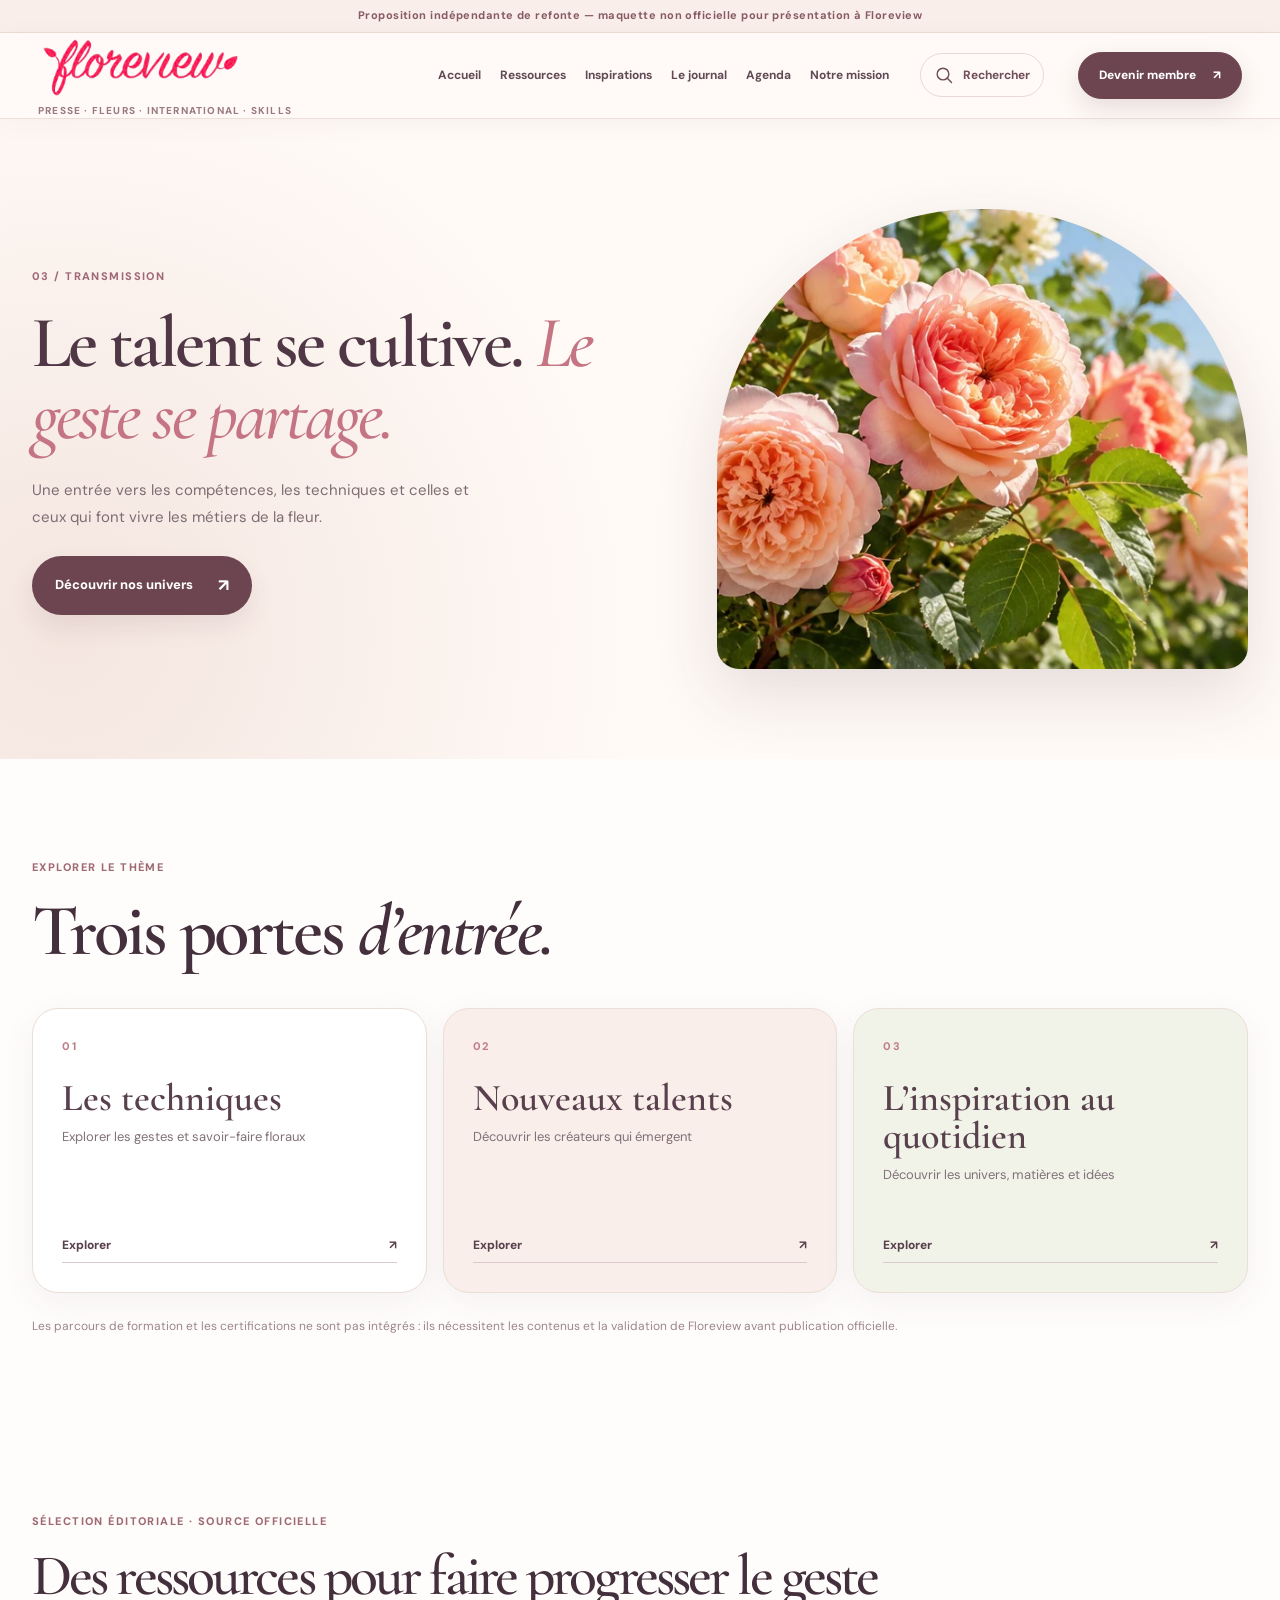
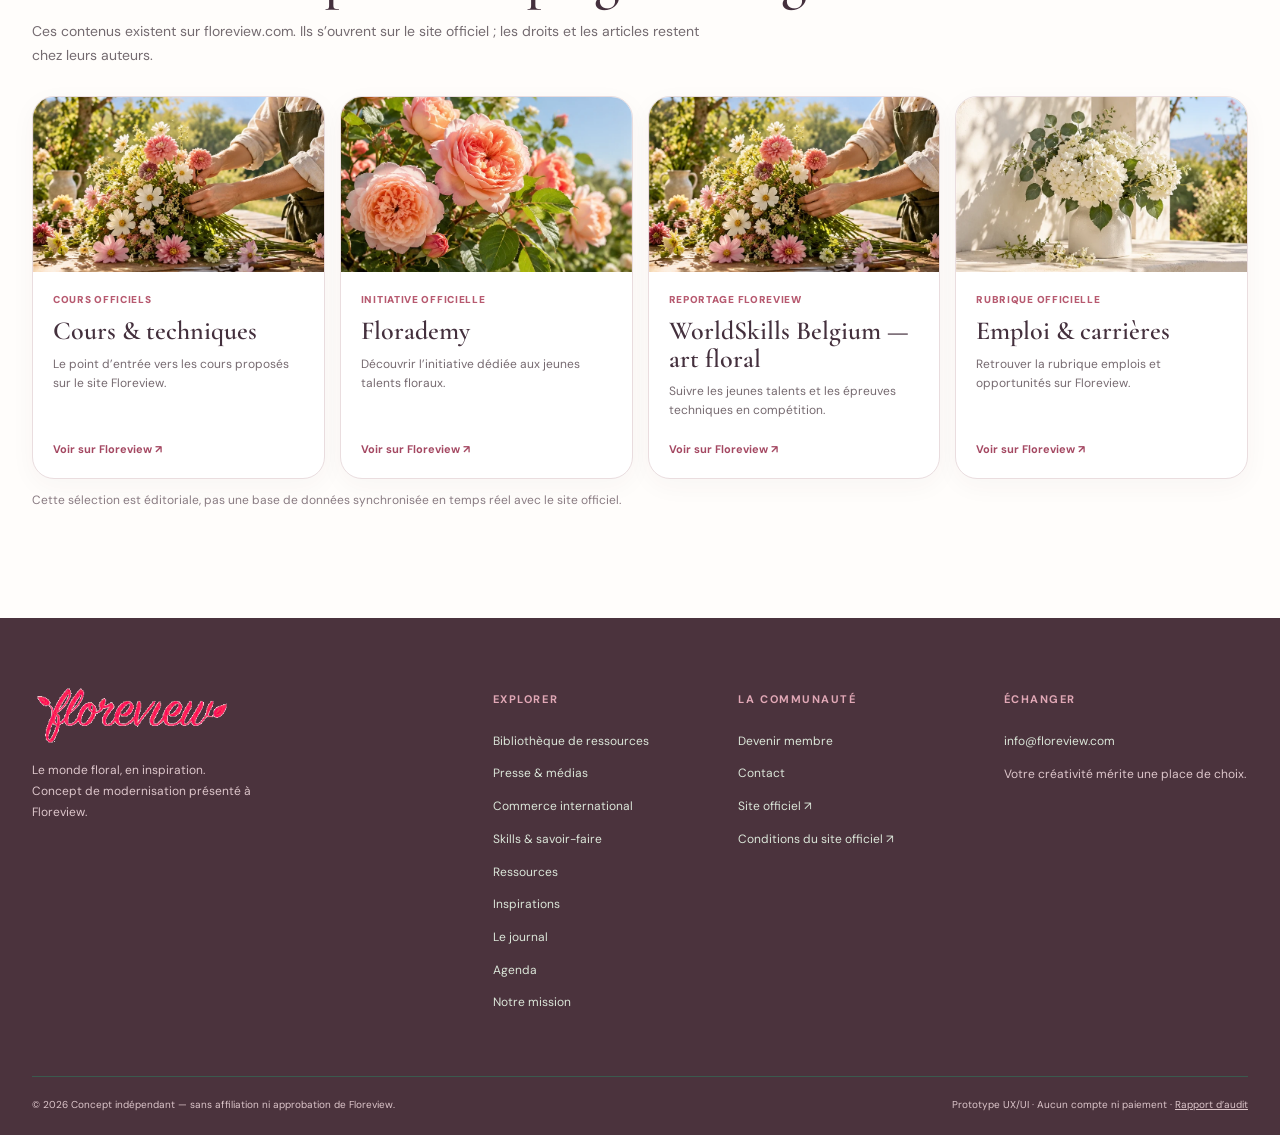
<file: savoir-faire.html>
<!doctype html><html lang="fr"><head><meta charset="utf-8"><meta name="viewport" content="width=device-width, initial-scale=1"><meta name="theme-color" content="#694451"><meta name="robots" content="noindex,nofollow"><meta name="description" content="Une entrée vers les compétences, les techniques et celles et ceux qui font vivre les métiers de la fleur."><title>Skills & savoir-faire | Floreview — concept de refonte</title><link rel="icon" href="assets/favicon-floreview.png" type="image/png"><link rel="preconnect" href="https://fonts.googleapis.com"><link rel="preconnect" href="https://fonts.gstatic.com" crossorigin><link href="https://fonts.googleapis.com/css2?family=DM+Sans:wght@400;500;600;700;800&family=Cormorant+Garamond:ital,wght@0,400;0,500;0,600;0,700;1,400;1,500;1,600&display=swap" rel="stylesheet"><link rel="stylesheet" href="styles.css?v=3"><link rel="stylesheet" href="sky-2026.css?v=3"><link rel="stylesheet" href="floral-interactions.css?v=4"><link rel="stylesheet" href="emotion-2026.css?v=5"><link rel="stylesheet" href="search-v6.css?v=6"><link rel="stylesheet" href="v7.css?v=7"></head><body data-page="savoir-faire.html"><a class="skip-link" href="#contenu">Aller au contenu</a><div class="prototype-flag">Proposition indépendante de refonte — maquette non officielle pour présentation à Floreview</div><header class="site-header" id="haut"><div class="header-inner">
  <a class="wordmark wordmark--official" href="index.html" aria-label="Accueil - Floreview"><img class="wordmark__logo" src="assets/floreview-logo-official.png" alt="Floreview" width="210" height="62"><span class="wordmark__tagline">PRESSE · FLEURS · INTERNATIONAL · SKILLS</span></a>
  <button class="menu-toggle" type="button" aria-label="Ouvrir le menu" aria-expanded="false" aria-controls="site-nav"><span></span><span></span><span></span></button>
  <nav id="site-nav" class="site-nav" aria-label="Navigation principale"><a href="index.html" class="nav-link " >Accueil</a><a href="ressources.html" class="nav-link ">Ressources</a><a href="inspirations.html" class="nav-link " >Inspirations</a><a href="journal.html" class="nav-link " >Le journal</a><a href="agenda.html" class="nav-link " >Agenda</a><a href="apropos.html" class="nav-link ">Notre mission</a><a href="adhesion.html" class="nav-link nav-member-mobile">Devenir membre</a></nav>
  <button class="site-search__trigger" type="button" data-search-open="true" aria-label="Ouvrir la recherche" aria-haspopup="dialog" aria-controls="site-search"><svg width="20" height="20" viewBox="0 0 24 24" aria-hidden="true" fill="none" stroke="currentColor" stroke-width="1.7"><circle cx="10.8" cy="10.8" r="7"/><path d="m16 16 5 5" stroke-linecap="round"/></svg><span>Rechercher</span></button><a class="header-cta" href="adhesion.html">Devenir membre <span aria-hidden="true">↗</span></a>
</div></header>
<div class="site-search" id="site-search" role="dialog" aria-modal="true" aria-labelledby="site-search-title" aria-describedby="site-search-description" hidden>
  <div class="site-search__scrim" data-search-close="true"></div>
  <div class="site-search__sheet">
    <div class="site-search__top container">
      <span class="search-kicker"><img src="assets/floreview-logo-official.png" alt="Floreview" width="124" height="36"> Explorer Floreview</span>
      <button class="site-search__close" type="button" data-search-close="true" aria-label="Fermer la recherche">Fermer <span aria-hidden="true">×</span></button>
    </div>
    <div class="site-search__content container">
      <p class="eyebrow">Rechercher & explorer</p>
      <h2 id="site-search-title">Que souhaitez-vous <em>découvrir ?</em></h2>
      <p id="site-search-description">Recherchez une rubrique, un thème ou un article de la maquette.</p>
      <div class="site-search__field-wrap">
        <label class="sr-only" for="site-search-input">Votre recherche</label>
        <svg aria-hidden="true" width="25" height="25" viewBox="0 0 24 24" fill="none" stroke="currentColor" stroke-width="1.8"><circle cx="10.8" cy="10.8" r="6.8"/><path d="m16 16 5 5" stroke-linecap="round"/></svg>
        <input id="site-search-input" type="search" autocomplete="off" spellcheck="false" placeholder="Fleurs, presse, international, formations…" role="combobox" aria-autocomplete="list" aria-controls="site-search-results" aria-expanded="false">
        <span class="search-key-hint" aria-hidden="true">↵</span>
      </div>
      <div class="site-search__suggestions" id="site-search-suggestions">
        <div class="site-search__heading"><span>Accès rapides</span><span>03 univers professionnels</span></div>
        <div class="search-shortcuts">
          <a class="search-shortcut" href="presse.html"><span class="search-shortcut__index">01 / COMMUNIQUER</span><strong>Presse & médias</strong><small>Actualités, interviews, dossiers et contacts</small><span class="search-shortcut__arrow" aria-hidden="true">↗</span></a>
          <a class="search-shortcut" href="international.html"><span class="search-shortcut__index">02 / CONNECTER</span><strong>Commerce international</strong><small>Marchés floraux, échanges et tendances mondiales</small><span class="search-shortcut__arrow" aria-hidden="true">↗</span></a>
          <a class="search-shortcut" href="savoir-faire.html"><span class="search-shortcut__index">03 / TRANSMETTRE</span><strong>Skills & savoir-faire</strong><small>Techniques, métiers et transmission</small><span class="search-shortcut__arrow" aria-hidden="true">↗</span></a>
        </div>
        <div class="site-search__popular"><span>À explorer :</span><button type="button" data-search-query="fleurs">Fleurs et plantes</button><button type="button" data-search-query="presse">Presse</button><button type="button" data-search-query="talents">Talents</button><button type="button" data-search-query="international">International</button></div>
      </div>
      <div class="site-search__matches" id="site-search-matches" hidden>
        <div class="site-search__heading"><span id="site-search-count">Suggestions</span><span>↑ ↓ naviguer · Entrée ouvrir</span></div>
        <div id="site-search-results" role="listbox" aria-label="Suggestions de recherche"></div>
        <p class="site-search__empty" id="site-search-empty" hidden>Aucun résultat dans la maquette. Essayez « fleurs », « presse », « talent » ou « international ».</p>
      </div>
      <p class="site-search__note">Recherche locale dans cette proposition de site. Le contenu intégral de Floreview nécessite une connexion au CMS officiel.</p>
    </div>
  </div>
</div><main id="contenu"><section class="pillar-hero"><div class="container pillar-hero__grid"><div class="pillar-hero__text"><span class="eyebrow">03 / TRANSMISSION</span><h1>Le talent se cultive. <em>Le geste se partage.</em></h1><p>Une entrée vers les compétences, les techniques et celles et ceux qui font vivre les métiers de la fleur.</p><a href="univers.html" class="btn btn-dark">Découvrir nos univers <span aria-hidden="true">↗</span></a></div><div class="pillar-hero__image"><img src="assets/floral-3.webp" alt="Composition florale photographiée à la lumière naturelle"></div></div></section><section class="container pillar-section"><div class="section-head"><div><span class="eyebrow">Explorer le thème</span><h2>Trois portes <em>d’entrée.</em></h2></div></div><div class="pillar-grid"><a class="pillar-card" href="inspirations.html"><span class="pillar-card__number">01</span><h3>Les techniques</h3><p>Explorer les gestes et savoir-faire floraux</p><span class="pillar-card__action">Explorer <b aria-hidden="true">↗</b></span></a><a class="pillar-card" href="journal.html"><span class="pillar-card__number">02</span><h3>Nouveaux talents</h3><p>Découvrir les créateurs qui émergent</p><span class="pillar-card__action">Explorer <b aria-hidden="true">↗</b></span></a><a class="pillar-card" href="univers.html"><span class="pillar-card__number">03</span><h3>L’inspiration au quotidien</h3><p>Découvrir les univers, matières et idées</p><span class="pillar-card__action">Explorer <b aria-hidden="true">↗</b></span></a></div><p class="pillar-disclaimer">Les parcours de formation et les certifications ne sont pas intégrés : ils nécessitent les contenus et la validation de Floreview avant publication officielle.</p></section><section class="v7-sources container" aria-labelledby="v7-sources-heading"><div class="v7-section-title"><span class="eyebrow">Sélection éditoriale · Source officielle</span><h2 id="v7-sources-heading">Des ressources pour faire progresser le geste</h2><p>Ces contenus existent sur floreview.com. Ils s’ouvrent sur le site officiel ; les droits et les articles restent chez leurs auteurs.</p></div><div class="v7-sources__grid"><a class="v7-source" target="_blank" rel="noopener noreferrer" href="https://floreview.com/fr/cours/"><img src="assets/floral-2.webp" alt="Visuel floral d’ambiance" loading="lazy"><span class="v7-source__content"><small>Cours officiels</small><strong>Cours &amp; techniques</strong><span>Le point d’entrée vers les cours proposés sur le site Floreview.</span><b>Voir sur Floreview ↗</b></span></a><a class="v7-source" target="_blank" rel="noopener noreferrer" href="https://floreview.com/fr/florademy/"><img src="assets/floral-3.webp" alt="Visuel floral d’ambiance" loading="lazy"><span class="v7-source__content"><small>Initiative officielle</small><strong>Florademy</strong><span>Découvrir l’initiative dédiée aux jeunes talents floraux.</span><b>Voir sur Floreview ↗</b></span></a><a class="v7-source" target="_blank" rel="noopener noreferrer" href="https://floreview.com/fr/worldskills-belgium-floralart-preselections-startechs-2/"><img src="assets/floral-2.webp" alt="Visuel floral d’ambiance" loading="lazy"><span class="v7-source__content"><small>Reportage Floreview</small><strong>WorldSkills Belgium — art floral</strong><span>Suivre les jeunes talents et les épreuves techniques en compétition.</span><b>Voir sur Floreview ↗</b></span></a><a class="v7-source" target="_blank" rel="noopener noreferrer" href="https://floreview.com/fr/jobs/"><img src="assets/floral-4.webp" alt="Visuel floral d’ambiance" loading="lazy"><span class="v7-source__content"><small>Rubrique officielle</small><strong>Emploi &amp; carrières</strong><span>Retrouver la rubrique emplois et opportunités sur Floreview.</span><b>Voir sur Floreview ↗</b></span></a></div><p class="v7-source__footnote">Cette sélection est éditoriale, pas une base de données synchronisée en temps réel avec le site officiel.</p></section></main><footer class="footer"><div class="container footer-top"><div><a class="wordmark footer-wordmark wordmark--official" href="index.html" aria-label="Accueil - Floreview"><img class="wordmark__logo" src="assets/floreview-logo-official.png" alt="Floreview" width="210" height="62"></a><p>Le monde floral, en inspiration.<br>Concept de modernisation présenté à Floreview.</p></div><div><h3>Explorer</h3><a href="ressources.html">Bibliothèque de ressources</a><a href="presse.html">Presse & médias</a><a href="international.html">Commerce international</a><a href="savoir-faire.html">Skills & savoir-faire</a><a href="univers.html">Ressources</a><a href="inspirations.html">Inspirations</a><a href="journal.html">Le journal</a><a href="agenda.html">Agenda</a><a href="apropos.html">Notre mission</a></div><div><h3>La communauté</h3><a href="adhesion.html">Devenir membre</a><a href="contact.html">Contact</a><a href="https://floreview.com/fr/" target="_blank" rel="noopener noreferrer">Site officiel ↗</a><a href="https://floreview.com/fr/conditions-generales/" target="_blank" rel="noopener noreferrer">Conditions du site officiel ↗</a></div><div><h3>Échanger</h3><a href="mailto:info@floreview.com">info@floreview.com</a><p>Votre créativité mérite une place de choix.</p></div></div><div class="container footer-bottom"><span>© 2026 Concept indépendant — sans affiliation ni approbation de Floreview.</span><span>Prototype UX/UI · Aucun compte ni paiement · <a href="AUDIT.md">Rapport d’audit</a></span></div></footer><script defer src="data/articles.js"></script><script defer src="app.js"></script><script defer src="data/ressources-v7.js?v=7"></script><script defer src="search-v6.js?v=7"></script><script defer src="v7.js?v=7"></script></body></html>
</file>
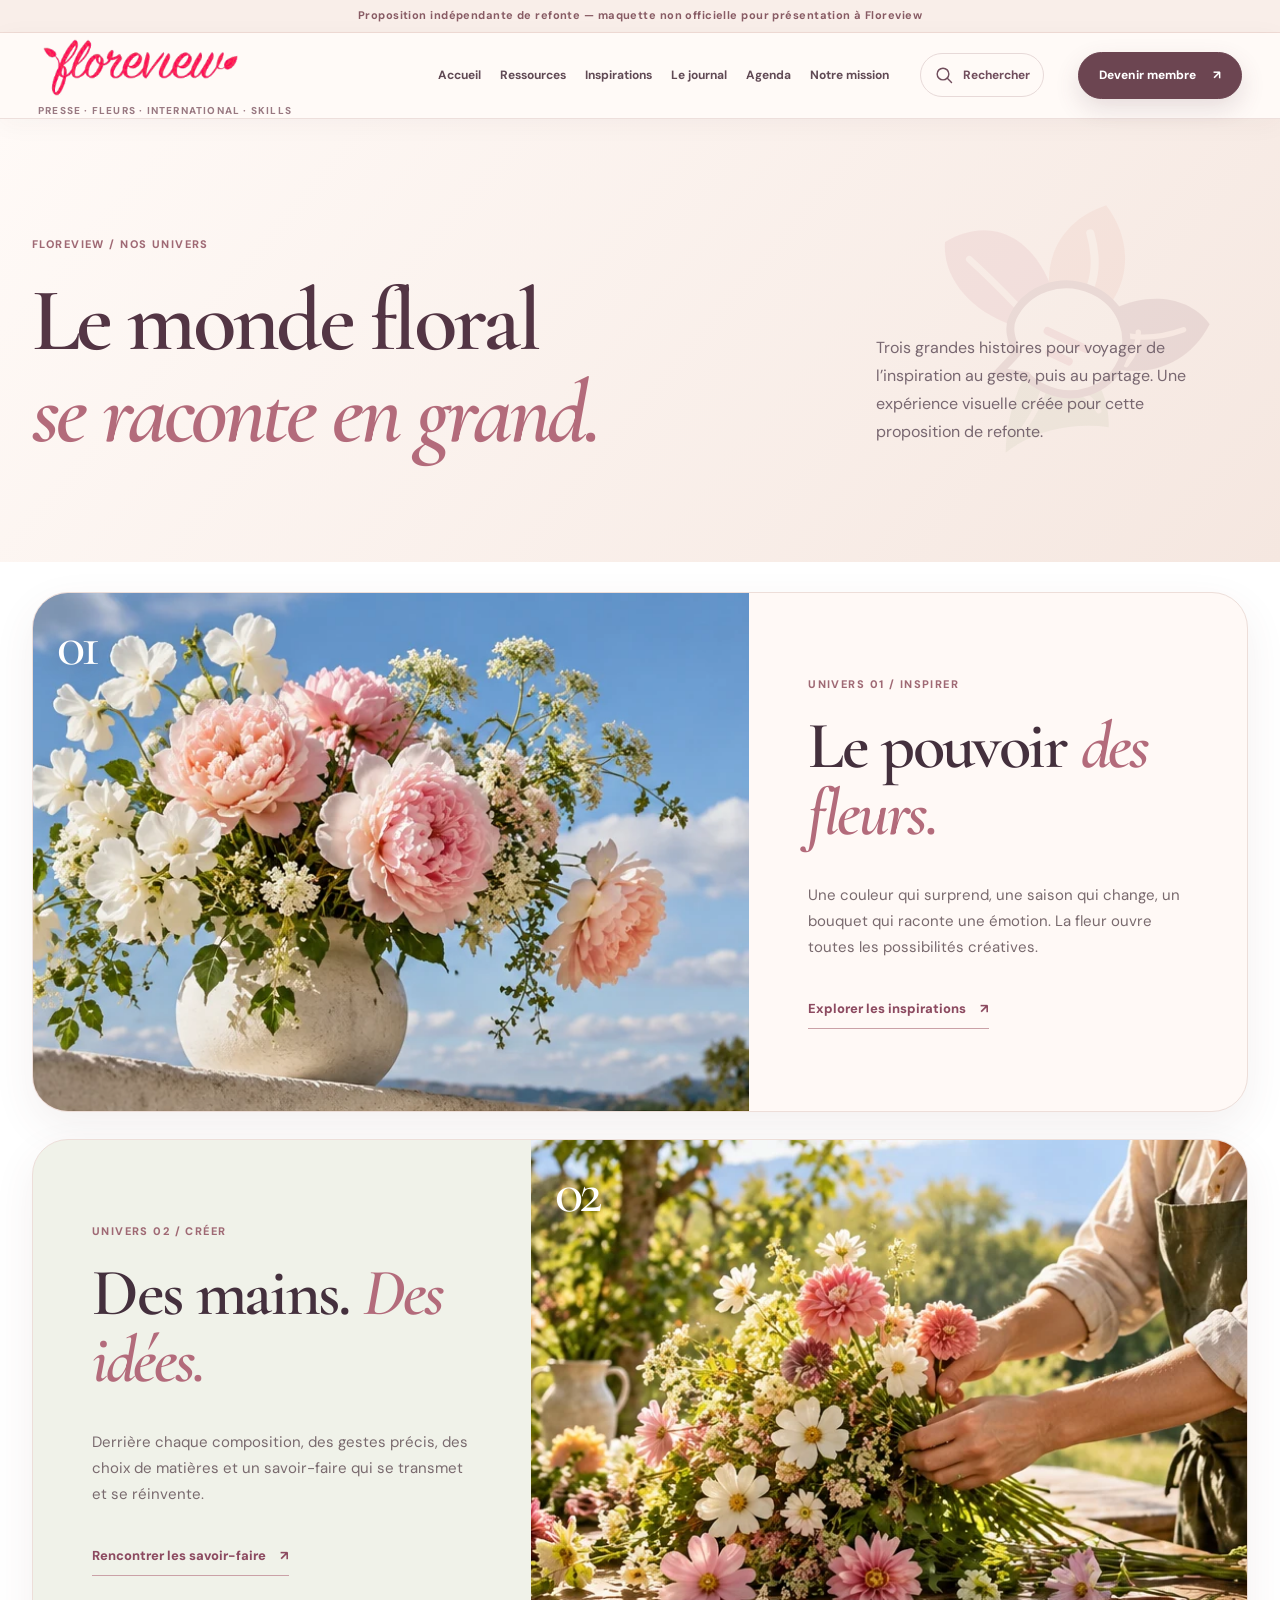
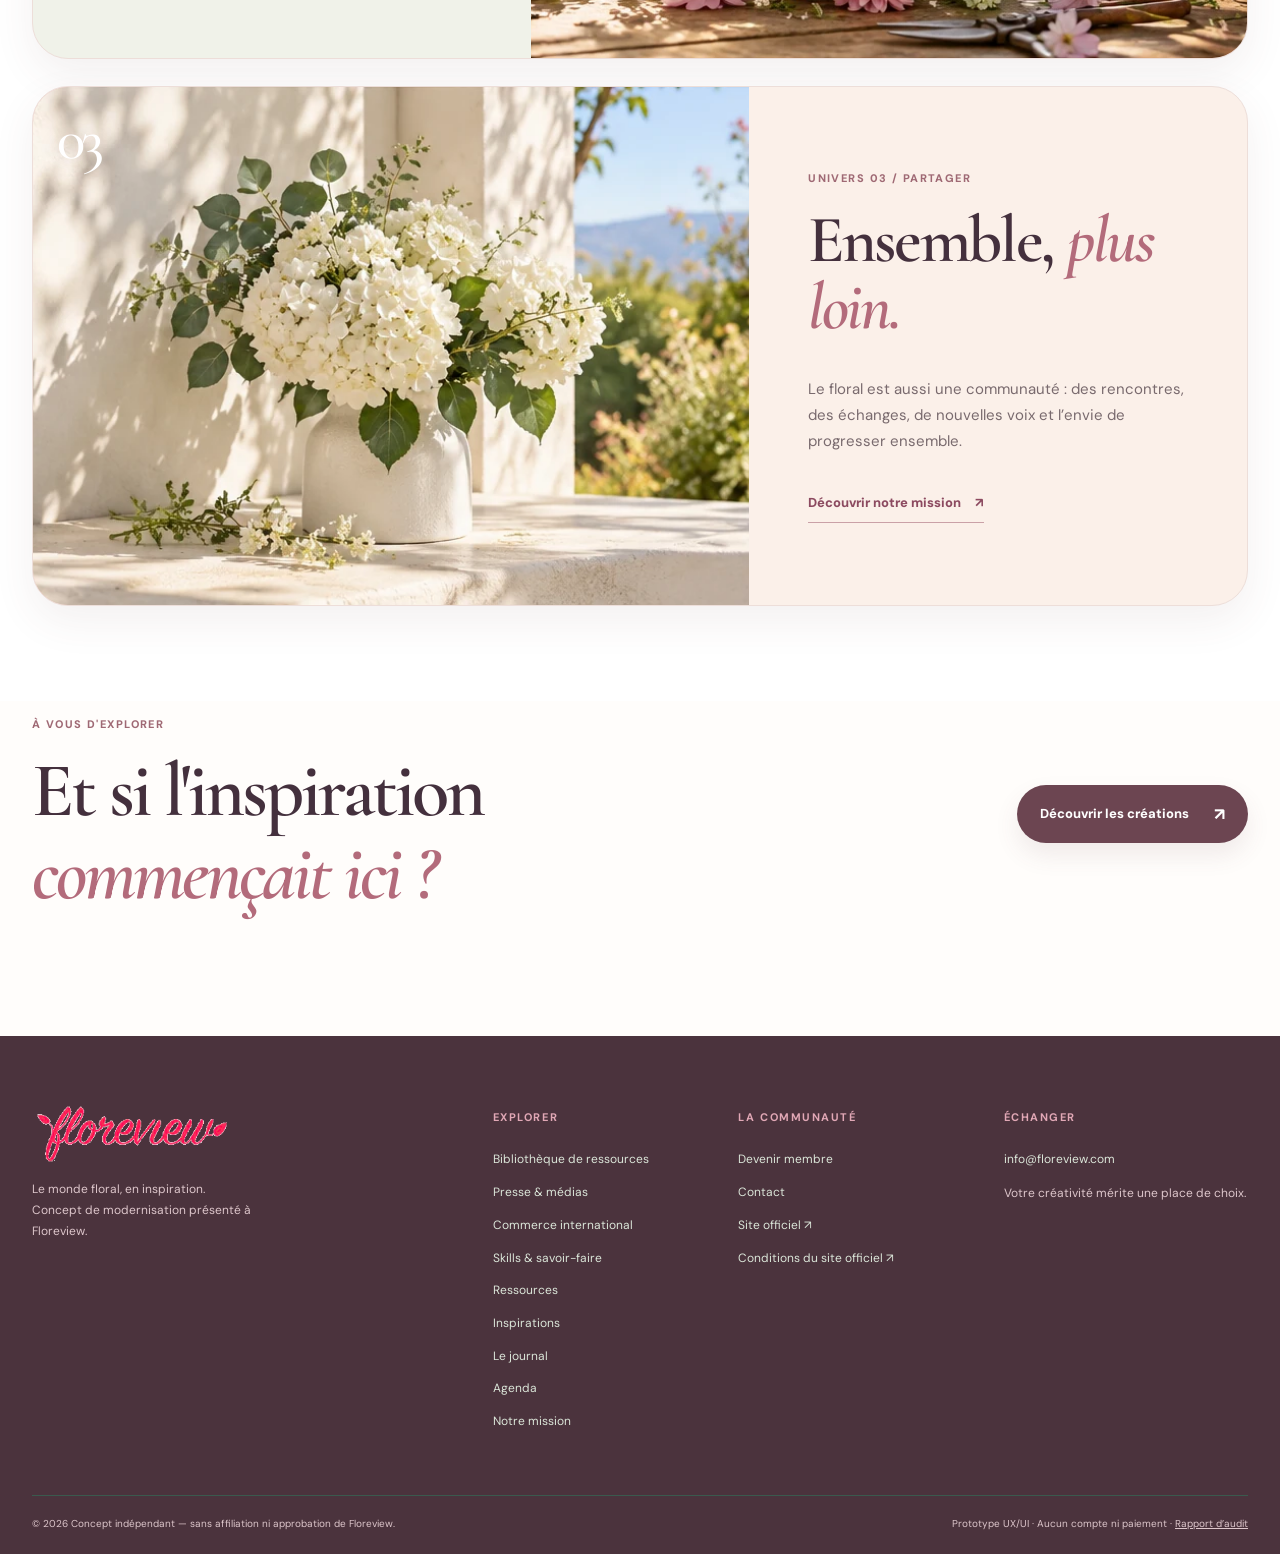
<file: univers.html>
<!doctype html><html lang="fr"><head><meta charset="utf-8"><meta name="viewport" content="width=device-width, initial-scale=1"><meta name="theme-color" content="#694451"><meta name="robots" content="noindex,nofollow"><meta name="description" content="Trois univers floraux dans la proposition de refonte Floreview : inspiration, création, partage."><title>Nos univers | Floreview — concept de refonte</title><link rel="icon" href="assets/favicon-floreview.png" type="image/png"><link rel="preconnect" href="https://fonts.googleapis.com"><link rel="preconnect" href="https://fonts.gstatic.com" crossorigin><link href="https://fonts.googleapis.com/css2?family=DM+Sans:wght@400;500;600;700;800&family=Cormorant+Garamond:ital,wght@0,400;0,500;0,600;0,700;1,400;1,500;1,600&display=swap" rel="stylesheet"><link rel="stylesheet" href="styles.css?v=3"><link rel="stylesheet" href="sky-2026.css?v=3"><link rel="stylesheet" href="floral-interactions.css?v=4"><link rel="stylesheet" href="emotion-2026.css?v=5"><link rel="stylesheet" href="search-v6.css?v=6"><link rel="stylesheet" href="v7.css?v=7"></head><body data-page="univers.html"><a class="skip-link" href="#contenu">Aller au contenu</a>
<div class="prototype-flag">Proposition indépendante de refonte — maquette non officielle pour présentation à Floreview</div>
<header class="site-header" id="haut"><div class="header-inner">
  <a class="wordmark wordmark--official" href="index.html" aria-label="Accueil - Floreview"><img class="wordmark__logo" src="assets/floreview-logo-official.png" alt="Floreview" width="210" height="62"><span class="wordmark__tagline">PRESSE · FLEURS · INTERNATIONAL · SKILLS</span></a>
  <button class="menu-toggle" type="button" aria-label="Ouvrir le menu" aria-expanded="false" aria-controls="site-nav"><span></span><span></span><span></span></button>
  <nav id="site-nav" class="site-nav" aria-label="Navigation principale"><a href="index.html" class="nav-link " >Accueil</a><a href="ressources.html" class="nav-link ">Ressources</a><a href="inspirations.html" class="nav-link " >Inspirations</a><a href="journal.html" class="nav-link " >Le journal</a><a href="agenda.html" class="nav-link " >Agenda</a><a href="apropos.html" class="nav-link " >Notre mission</a><a href="adhesion.html" class="nav-link nav-member-mobile">Devenir membre</a></nav>
  <button class="site-search__trigger" type="button" data-search-open="true" aria-label="Ouvrir la recherche" aria-haspopup="dialog" aria-controls="site-search"><svg width="20" height="20" viewBox="0 0 24 24" aria-hidden="true" fill="none" stroke="currentColor" stroke-width="1.7"><circle cx="10.8" cy="10.8" r="7"/><path d="m16 16 5 5" stroke-linecap="round"/></svg><span>Rechercher</span></button><a class="header-cta" href="adhesion.html">Devenir membre <span aria-hidden="true">↗</span></a>
</div></header>
<div class="site-search" id="site-search" role="dialog" aria-modal="true" aria-labelledby="site-search-title" aria-describedby="site-search-description" hidden>
  <div class="site-search__scrim" data-search-close="true"></div>
  <div class="site-search__sheet">
    <div class="site-search__top container">
      <span class="search-kicker"><img src="assets/floreview-logo-official.png" alt="Floreview" width="124" height="36"> Explorer Floreview</span>
      <button class="site-search__close" type="button" data-search-close="true" aria-label="Fermer la recherche">Fermer <span aria-hidden="true">×</span></button>
    </div>
    <div class="site-search__content container">
      <p class="eyebrow">Rechercher & explorer</p>
      <h2 id="site-search-title">Que souhaitez-vous <em>découvrir ?</em></h2>
      <p id="site-search-description">Recherchez une rubrique, un thème ou un article de la maquette.</p>
      <div class="site-search__field-wrap">
        <label class="sr-only" for="site-search-input">Votre recherche</label>
        <svg aria-hidden="true" width="25" height="25" viewBox="0 0 24 24" fill="none" stroke="currentColor" stroke-width="1.8"><circle cx="10.8" cy="10.8" r="6.8"/><path d="m16 16 5 5" stroke-linecap="round"/></svg>
        <input id="site-search-input" type="search" autocomplete="off" spellcheck="false" placeholder="Fleurs, presse, international, formations…" role="combobox" aria-autocomplete="list" aria-controls="site-search-results" aria-expanded="false">
        <span class="search-key-hint" aria-hidden="true">↵</span>
      </div>
      <div class="site-search__suggestions" id="site-search-suggestions">
        <div class="site-search__heading"><span>Accès rapides</span><span>03 univers professionnels</span></div>
        <div class="search-shortcuts">
          <a class="search-shortcut" href="presse.html"><span class="search-shortcut__index">01 / COMMUNIQUER</span><strong>Presse & médias</strong><small>Actualités, interviews, dossiers et contacts</small><span class="search-shortcut__arrow" aria-hidden="true">↗</span></a>
          <a class="search-shortcut" href="international.html"><span class="search-shortcut__index">02 / CONNECTER</span><strong>Commerce international</strong><small>Marchés floraux, échanges et tendances mondiales</small><span class="search-shortcut__arrow" aria-hidden="true">↗</span></a>
          <a class="search-shortcut" href="savoir-faire.html"><span class="search-shortcut__index">03 / TRANSMETTRE</span><strong>Skills & savoir-faire</strong><small>Techniques, métiers et transmission</small><span class="search-shortcut__arrow" aria-hidden="true">↗</span></a>
        </div>
        <div class="site-search__popular"><span>À explorer :</span><button type="button" data-search-query="fleurs">Fleurs et plantes</button><button type="button" data-search-query="presse">Presse</button><button type="button" data-search-query="talents">Talents</button><button type="button" data-search-query="international">International</button></div>
      </div>
      <div class="site-search__matches" id="site-search-matches" hidden>
        <div class="site-search__heading"><span id="site-search-count">Suggestions</span><span>↑ ↓ naviguer · Entrée ouvrir</span></div>
        <div id="site-search-results" role="listbox" aria-label="Suggestions de recherche"></div>
        <p class="site-search__empty" id="site-search-empty" hidden>Aucun résultat dans la maquette. Essayez « fleurs », « presse », « talent » ou « international ».</p>
      </div>
      <p class="site-search__note">Recherche locale dans cette proposition de site. Le contenu intégral de Floreview nécessite une connexion au CMS officiel.</p>
    </div>
  </div>
</div><main id="contenu">
<section class="universe-page-hero">
  <div class="container universe-page-hero__intro reveal">
    <div><span class="eyebrow">Floreview / Nos univers</span><h1>Le monde floral<br><em>se raconte en grand.</em></h1></div>
    <p>Trois grandes histoires pour voyager de l’inspiration au geste, puis au partage. Une expérience visuelle créée pour cette proposition de refonte.</p>
  </div>
  <span class="universe-page-hero__decoration" aria-hidden="true"><img src="assets/flower-pointer.svg" alt=""></span>
</section>
<section class="universe-gallery" aria-label="Les trois univers de Floreview">
  <div class="container universe-gallery__inner">
    <article id="inspirer" class="universe-feature universe-feature--first reveal">
      <div class="universe-feature__image"><img src="assets/floral-1.webp" alt="Fleurs roses et blanches disposées sous un ciel bleu lumineux" loading="eager"><span class="universe-feature__count">01</span></div>
      <div class="universe-feature__text"><span class="eyebrow">Univers 01 / Inspirer</span><h2>Le pouvoir <em>des fleurs.</em></h2><p>Une couleur qui surprend, une saison qui change, un bouquet qui raconte une émotion. La fleur ouvre toutes les possibilités créatives.</p><a class="text-link" href="inspirations.html">Explorer les inspirations <span aria-hidden="true">↗</span></a></div>
    </article>
    <article id="creer" class="universe-feature universe-feature--second reveal">
      <div class="universe-feature__image"><img src="assets/floral-2.webp" alt="Mains d’une fleuriste composant un bouquet au jardin" loading="lazy"><span class="universe-feature__count">02</span></div>
      <div class="universe-feature__text"><span class="eyebrow">Univers 02 / Créer</span><h2>Des mains. <em>Des idées.</em></h2><p>Derrière chaque composition, des gestes précis, des choix de matières et un savoir-faire qui se transmet et se réinvente.</p><a class="text-link" href="journal.html">Rencontrer les savoir-faire <span aria-hidden="true">↗</span></a></div>
    </article>
    <article id="partager" class="universe-feature universe-feature--third reveal">
      <div class="universe-feature__image"><img src="assets/floral-4.webp" alt="Fleurs blanches et feuillage dans une composition épurée" loading="lazy"><span class="universe-feature__count">03</span></div>
      <div class="universe-feature__text"><span class="eyebrow">Univers 03 / Partager</span><h2>Ensemble, <em>plus loin.</em></h2><p>Le floral est aussi une communauté : des rencontres, des échanges, de nouvelles voix et l’envie de progresser ensemble.</p><a class="text-link" href="apropos.html">Découvrir notre mission <span aria-hidden="true">↗</span></a></div>
    </article>
  </div>
</section>
<section class="universe-page-bottom container reveal"><div><span class="eyebrow">À vous d'explorer</span><h2>Et si l'inspiration<br><em>commençait ici ?</em></h2></div><a class="btn btn-dark" href="inspirations.html">Découvrir les créations <span aria-hidden="true">↗</span></a></section>
</main><footer class="footer"><div class="container footer-top"><div><a class="wordmark footer-wordmark wordmark--official" href="index.html" aria-label="Accueil - Floreview"><img class="wordmark__logo" src="assets/floreview-logo-official.png" alt="Floreview" width="210" height="62"></a><p>Le monde floral, en inspiration.<br>Concept de modernisation présenté à Floreview.</p></div><div><h3>Explorer</h3><a href="ressources.html">Bibliothèque de ressources</a><a href="presse.html">Presse & médias</a><a href="international.html">Commerce international</a><a href="savoir-faire.html">Skills & savoir-faire</a><a href="univers.html">Ressources</a><a href="inspirations.html">Inspirations</a><a href="journal.html">Le journal</a><a href="agenda.html">Agenda</a><a href="apropos.html">Notre mission</a></div><div><h3>La communauté</h3><a href="adhesion.html">Devenir membre</a><a href="contact.html">Contact</a><a href="https://floreview.com/fr/" target="_blank" rel="noopener noreferrer">Site officiel ↗</a><a href="https://floreview.com/fr/conditions-generales/" target="_blank" rel="noopener noreferrer">Conditions du site officiel ↗</a></div><div><h3>Échanger</h3><a href="mailto:info@floreview.com">info@floreview.com</a><p>Votre créativité mérite une place de choix.</p></div></div><div class="container footer-bottom"><span>© 2026 Concept indépendant — sans affiliation ni approbation de Floreview.</span><span>Prototype UX/UI · Aucun compte ni paiement · <a href="AUDIT.md">Rapport d’audit</a></span></div></footer><script defer src="data/articles.js"></script><script defer src="app.js"></script><script defer src="data/ressources-v7.js?v=7"></script><script defer src="search-v6.js?v=7"></script><script defer src="v7.js?v=7"></script></body></html>
</file>
<file: styles.css>
:root{
 --ink:#163d33;--ink2:#254d40;--paper:#f8f6ee;--cream:#fffaf1;--white:#fff;--pink:#ed668b;--peach:#efb5aa;--lime:#dfe9c4;--lilac:#eae7f5;--sage:#dde9df;--muted:#63796f;--border:#dae1d8;--shadow:0 26px 64px rgba(29,65,50,.09);
 --radius:28px;--font:'DM Sans',-apple-system,BlinkMacSystemFont,'Segoe UI',sans-serif;--display:'Fraunces',Georgia,serif;
}
*,*::before,*::after{box-sizing:border-box}
html{scroll-behavior:smooth;scroll-padding-top:120px}
body{margin:0;font-family:var(--font);background:var(--paper);color:var(--ink);line-height:1.5;overflow-x:hidden}
img{max-width:100%}a{color:inherit;text-decoration:none}button,input{font:inherit}button,a{touch-action:manipulation}button:focus-visible,a:focus-visible,input:focus-visible,summary:focus-visible{outline:3px solid #dd597b;outline-offset:4px}
[hidden]{display:none!important}.sr-only{position:absolute;width:1px;height:1px;padding:0;margin:-1px;overflow:hidden;clip:rect(0,0,0,0);white-space:nowrap;border:0}.container{width:min(1240px,calc(100% - 88px));margin-inline:auto}
.skip-link{position:absolute;top:-80px;left:12px;z-index:300;background:var(--ink);padding:12px 20px;color:#fff;border-radius:12px}.skip-link:focus{top:12px}
.prototype-flag{background:#f5e7d0;color:#5b4939;text-align:center;font-size:10px;letter-spacing:.04em;font-weight:700;padding:7px 14px;line-height:1.45}
.site-header{height:92px;position:sticky;top:0;z-index:90;background:rgba(248,246,238,.95);border-bottom:1px solid rgba(22,61,51,.09);backdrop-filter:blur(18px)}
.header-inner{height:100%;display:flex;align-items:center;gap:26px;max-width:1380px;padding:0 38px;margin:0 auto}.wordmark{display:inline-flex;align-items:center;gap:5px;font-family:var(--display);font-size:32px;font-weight:650;font-style:italic;letter-spacing:-.06em;white-space:nowrap}.wordmark img{width:36px;height:36px;transform:rotate(-9deg)}.wordmark .period{color:var(--pink)}
.site-nav{display:flex;align-items:center;gap:29px;margin-left:auto}.nav-link{font-size:13px;white-space:nowrap;line-height:2;font-weight:700;position:relative;transition:color .2s}.nav-link:hover,.nav-link.is-active{color:#d85179}.nav-link.is-active::after{content:'';position:absolute;height:2px;background:#e9688b;bottom:-11px;left:0;right:0}.header-cta{white-space:nowrap;margin-left:8px;padding:13px 20px;border:1.5px solid var(--ink);border-radius:999px;font-weight:800;font-size:12px;transition:background .2s,color .2s}.header-cta span{margin-left:14px}.header-cta:hover{background:var(--ink);color:#fff}.menu-toggle{display:none}
.hero{background:#f1efe5;overflow:hidden;position:relative}.hero-grid{display:grid;grid-template-columns:minmax(0,.93fr) minmax(0,1.07fr);align-items:center;min-height:660px;gap:42px}.hero-copy{padding:62px 0 20px;position:relative;z-index:3}.eyebrow{display:inline-flex;align-items:center;gap:10px;font-size:11px;font-weight:800;text-transform:uppercase;letter-spacing:.16em;color:#587a67}.eyebrow-dot{width:9px;height:9px;border-radius:50%;background:var(--pink);display:inline-block}.hero h1,.page-hero h1{font-family:var(--display);font-size:clamp(68px,7.8vw,122px);font-weight:600;line-height:.99;letter-spacing:-.065em;margin:26px 0 32px}.hero h1 em,.page-hero h1 em,.section h2 em,.member-band h2 em,.error-page h1 em{font-style:italic;color:var(--pink)}.hero-copy>p{font-size:17px;line-height:1.75;color:#516c60;max-width:470px;margin:0}.hero-actions{display:flex;align-items:center;flex-wrap:wrap;gap:24px;margin-top:34px}.btn{display:inline-flex;gap:25px;align-items:center;justify-content:center;font-size:13px;font-weight:800;border-radius:999px;padding:16px 23px;min-height:54px;transition:transform .23s,background .23s,color .23s;white-space:normal;text-align:center}.btn:hover{transform:translateY(-2px)}.btn span{font-size:17px}.btn-dark{background:var(--ink);color:#fff}.btn-dark:hover{background:#2a6050}.text-link{font-size:13px;font-weight:800;display:inline-flex;align-items:center;gap:14px;border-bottom:1px solid #8aa092;padding:8px 0;transition:color .2s}.text-link:hover{color:var(--pink);border-color:var(--pink)}.hero-note{display:flex;align-items:center;gap:12px;margin-top:64px;font-size:11px;font-weight:600;line-height:1.6;color:#677e72}.note-mark{display:grid;place-items:center;width:36px;height:36px;border:1px solid #93ae9d;border-radius:50%;font-size:20px;color:#ee7d9b}
.hero-visual{position:relative;align-self:stretch;display:flex;align-items:center;justify-content:center;padding-top:48px}.hero-visual::before{content:'';position:absolute;width:75%;height:72%;background:#b3c8b4;border-radius:50% 50% 20% 20%;right:4%;top:14%;transform:rotate(9deg)}.hero-photo{position:relative;width:77%;height:500px;margin-left:65px;border-radius:48% 48% 20px 20px;overflow:hidden;background:linear-gradient(160deg,#dfc6ad,#eec9cd 65%,#9eaf9b);z-index:1;box-shadow:0 25px 65px rgba(49,75,55,.17)}.hero-photo img{display:block;width:100%;height:100%;object-fit:cover;filter:saturate(.9)}.hero-cutout{position:absolute;width:61%;max-height:590px;left:-6%;bottom:-22px;z-index:2;filter:drop-shadow(0 12px 8px rgba(30,69,51,.12));transform:rotate(-7deg)}.hero-cutout img{width:100%;height:100%;object-fit:contain}.orbit-badge{position:absolute;z-index:3;right:0;bottom:57px;border-radius:50%;width:147px;height:147px;background:var(--pink);color:var(--ink);transform:rotate(10deg);display:flex;flex-direction:column;justify-content:center;align-items:center;text-align:center;font-size:12px;line-height:1.2;box-shadow:0 14px 35px rgba(94,62,69,.15)}.orbit-badge strong{font-family:var(--display);font-style:italic;font-size:27px;line-height:1.1}.orbit-flower{font-size:26px;margin-top:3px;color:#fff}.vertical-caption{position:absolute;right:-10px;top:30%;writing-mode:vertical-rl;letter-spacing:.22em;font-size:9px;font-weight:800;color:#57725e}.hero-bottom{height:59px;display:flex;align-items:center;justify-content:space-between;border-top:1px solid #d9dfd1;font-size:11px;font-weight:700;color:#688175}.scroll-cue span{margin-left:15px;font-size:18px}
.ticker{background:var(--ink);color:#f8ebdb;overflow:hidden;white-space:nowrap}.ticker-inner{max-width:1400px;margin:auto;display:flex;justify-content:space-around;align-items:center;gap:28px;padding:16px 40px;font-size:12px;letter-spacing:.14em;text-transform:uppercase;font-weight:700}.ticker b{font-size:19px;color:#f3a3b5;font-weight:500}
.section{padding:112px 0}.section-head{display:flex;align-items:end;justify-content:space-between;gap:40px;margin-bottom:40px}.section-head h2,.split-copy h2,.member-band h2,.joining-panel h2,.contact-info h2{font-family:var(--display);font-size:clamp(41px,5vw,70px);font-weight:550;letter-spacing:-.05em;line-height:1.1;margin:16px 0 0}.section-head>p{max-width:350px;font-size:14px;color:#647c71;line-height:1.75;margin:0 0 8px}.section-head .btn{margin-bottom:7px}
.feature-grid{display:grid;grid-template-columns:1.15fr .85fr .84fr;gap:18px}.feature-card{min-height:465px;border-radius:26px;display:block;position:relative;overflow:hidden;transition:transform .3s,box-shadow .3s}.feature-card:hover{transform:translateY(-5px);box-shadow:var(--shadow)}.feature-card-xl{color:#fff}.feature-image{position:absolute;inset:0;background:linear-gradient(145deg,#52705a,#e4a5ac)}.feature-image img{height:100%;width:100%;object-fit:cover;display:block}.feature-card-xl::after{content:'';position:absolute;inset:37% 0 0;background:linear-gradient(transparent,rgba(12,40,30,.78))}.feature-caption{z-index:1;position:absolute;bottom:27px;left:29px;right:22px}.feature-caption>span:first-child,.small-label{font-size:10px;font-weight:800;letter-spacing:.14em;text-transform:uppercase}.feature-caption h3,.feature-card h3{font-family:var(--display);font-size:clamp(35px,3.2vw,49px);font-weight:550;letter-spacing:-.045em;line-height:1.08;margin:15px 0}.round-arrow{display:grid;place-items:center;border-radius:50%;width:42px;height:42px;background:#fff;color:var(--ink);font-size:20px;flex-shrink:0}.feature-caption .round-arrow{position:absolute;right:1px;bottom:0}.feature-card-sage{background:#dce9d8;padding:28px}.feature-flower{font-size:150px;text-align:center;line-height:1.3;color:#9bb69c;transform:rotate(-12deg);margin:23px 0 10px}.feature-card-sage p,.feature-card-peach p{font-size:14px;line-height:1.65;max-width:230px;margin:0}.feature-card .feature-cta{position:absolute;bottom:24px;left:28px;right:28px;display:flex;align-items:center;justify-content:space-between;border-top:1px solid rgba(15,54,42,.23);padding-top:12px;font-size:12px;font-weight:800}.feature-card-peach{background:#f7c5b9;padding:28px;display:flex;flex-direction:column}.feature-card-peach h3{margin-top:83px}.card-circles{display:flex;position:absolute;bottom:93px;right:20px}.card-circles span{width:46px;height:46px;border-radius:50%;background:#eb7e95;margin-left:-12px;border:4px solid #f7c5b9}.card-circles span:nth-child(2){background:#decdab}.card-circles span:nth-child(3){background:#6c987e}
.section-ink{background:var(--ink);color:#fff}.section-head-light .eyebrow{color:#c8daca}.section-head-light h2 em{color:#f5aac2}.btn-outline-light{border:1px solid #a7bbad;color:#fff}.btn-outline-light:hover{background:#fff;color:var(--ink)}.story-grid,.journal-grid{display:grid;grid-template-columns:repeat(3,minmax(0,1fr));gap:19px}.story-card{background:#f8f6ed;border-radius:24px;overflow:hidden;display:flex;flex-direction:column;color:var(--ink);transition:transform .25s,box-shadow .25s}.story-card:hover{transform:translateY(-4px);box-shadow:var(--shadow)}.story-image{height:254px;background:linear-gradient(125deg,#dcbcc5,#b9cdac)}.story-image img{width:100%;height:100%;object-fit:cover;display:block}.story-body{padding:24px 25px 26px;min-height:228px;display:flex;flex-direction:column}.category{font-size:10px;letter-spacing:.13em;text-transform:uppercase;font-weight:800;color:#ba5679}.story-body h3{font-family:var(--display);font-weight:550;letter-spacing:-.035em;font-size:27px;line-height:1.15;margin:12px 0 9px}.story-body p{font-size:13px;line-height:1.6;color:#6a8072;margin:0}.story-foot{display:flex;align-items:center;justify-content:space-between;margin-top:auto;padding-top:18px;font-size:11px;font-weight:800}.story-foot span:last-child{font-size:19px}
.split-feature{display:grid;grid-template-columns:1fr 1fr;gap:10%;align-items:center}.split-photo{height:555px;border-radius:28px 45% 28px 28px;position:relative;background:#ced7ba;overflow:hidden}.split-photo img{width:100%;height:100%;object-fit:cover;display:block}.photo-chip{position:absolute;bottom:27px;left:25px;background:var(--paper);padding:12px 18px;border-radius:999px;font-size:11px;font-weight:700}.photo-chip span{color:var(--pink);margin-left:10px}.split-copy h2{margin-bottom:26px}.split-copy>p{font-size:14px;line-height:1.8;color:#647c71;max-width:455px}.underline-list{margin:27px 0 29px}.underline-list span{padding:12px 0;border-top:1px solid #cfdcd0;display:flex;justify-content:space-between;font-size:13px;font-weight:700}.underline-list span:last-child{border-bottom:1px solid #cfdcd0}.underline-list b{font-weight:600}
.section-cream{background:#efefe4}.event-preview .section-head{margin-bottom:27px}.event-mini-grid{display:grid;grid-template-columns:1fr 1fr;gap:16px}.event-mini{display:grid;grid-template-columns:105px 1fr 42px;align-items:center;gap:20px;min-height:155px;background:#fff;padding:27px;border-radius:22px;transition:transform .2s}.event-mini:hover{transform:translateY(-3px)}.event-date{font-family:var(--display);font-size:31px;line-height:1.1;letter-spacing:-.07em}.event-date small{display:block;font-family:var(--font);letter-spacing:.05em;font-size:10px;font-weight:800;color:#bb6880;margin-top:7px}.event-mini h3{font-family:var(--display);font-size:22px;font-weight:550;margin:8px 0 0;line-height:1.2}
.member-band{position:relative;margin-block:90px 105px;background:#f0c7c9;min-height:340px;border-radius:28px;overflow:hidden;display:flex;align-items:center;padding:50px 7%}.member-band-copy{position:relative;z-index:2;max-width:740px}.member-band h2{font-size:clamp(42px,5vw,62px)}.member-band h2 em{color:#ac365c}.member-band p{font-size:14px;color:#6e4f58;max-width:480px;line-height:1.7;margin:18px 0 24px}.member-band-shape{position:absolute;font-size:400px;line-height:1;color:rgba(255,255,255,.32);right:-25px;top:-70px;transform:rotate(-18deg)}
.footer{background:#10372e;color:#f1f2e6;padding:70px 0 22px}.footer-top{display:grid;grid-template-columns:2.1fr 1fr 1.1fr 1.25fr;gap:50px}.footer .wordmark{color:#f1f2e6;font-size:30px}.footer-top p{color:#bacdc1;font-size:12px;line-height:1.75;max-width:255px}.footer h3{font-size:11px;text-transform:uppercase;letter-spacing:.14em;color:#e1a8b6;margin:8px 0 24px}.footer-top>div>a:not(.wordmark){display:block;font-size:12px;margin-bottom:14px;color:#dbe6d9;transition:color .2s}.footer-top>div>a:hover{color:#f7a6bc}.footer-bottom{border-top:1px solid #3a5a4e;margin-top:50px;padding-top:20px;display:flex;justify-content:space-between;gap:20px;font-size:10px;color:#b3c8b8}.footer-bottom a{text-decoration:underline}
.page-hero{min-height:418px;position:relative;overflow:hidden;display:flex;align-items:center}.page-hero-inner{position:relative;z-index:2;padding:70px 0}.page-hero h1{font-size:clamp(57px,6.5vw,96px);margin:18px 0}.page-hero p{max-width:570px;font-size:15px;line-height:1.75;color:#4e685d;margin:0}.page-hero-pink{background:#f3d8d8}.page-hero-sage{background:#dce8de}.page-hero-lilac{background:#e5e4ee}.page-hero-peach{background:#f2ded1}.big-decoration{position:absolute;right:8%;bottom:-180px;font-size:520px;line-height:1;opacity:.13;color:#4c765d;transform:rotate(-18deg);pointer-events:none}
.filterbar{display:flex;gap:14px;justify-content:space-between;align-items:center;flex-wrap:wrap;margin-bottom:28px}.search-input{display:flex;align-items:center;gap:12px;background:#fff;border:1px solid #d8dfd6;border-radius:999px;padding:13px 20px;min-width:280px;flex:1 1 300px;max-width:400px}.search-input span:first-child{font-size:24px;color:#688579;line-height:1}.search-input input{border:0;outline:none;min-width:0;width:100%;background:transparent;color:var(--ink);font-size:13px}.search-input:focus-within{outline:2px solid var(--pink)}.filters{display:flex;gap:9px;flex-wrap:wrap}.filter-pill{background:#f3f2ea;border:1px solid #d8dfd6;padding:11px 17px;border-radius:999px;font-size:12px;font-weight:800;cursor:pointer;color:#61786e}.filter-pill:hover,.filter-pill.is-selected{background:var(--ink);border-color:var(--ink);color:white}.inspo-grid{display:grid;grid-template-columns:repeat(3,minmax(0,1fr));gap:18px}.inspo-card{border-radius:23px;overflow:hidden;background:white;box-shadow:0 8px 24px rgba(27,67,49,.05);transition:transform .2s}.inspo-card:hover{transform:translateY(-4px)}.inspo-photo{height:305px;background:linear-gradient(135deg,#e4c9bf,#a9c7b1)}.inspo-photo img{width:100%;height:100%;object-fit:cover}.inspo-caption{padding:21px;display:flex;align-items:end;justify-content:space-between;gap:8px}.inspo-caption span:not(.round-arrow){font-size:10px;letter-spacing:.14em;text-transform:uppercase;font-weight:800;color:#cd6482}.inspo-caption h3{font-family:var(--display);font-size:26px;font-weight:550;margin:7px 0 0}.inspo-caption .round-arrow{background:#eaf0e6}.empty-state{padding:40px;text-align:center;background:#fff;border-radius:20px;color:var(--muted)}.bottom-action{margin-top:34px;display:flex;align-items:center;gap:24px;flex-wrap:wrap}.bottom-action p{font-size:11px;color:#72867a}
.journal-grid .story-card{border:1px solid #e3e8df;box-shadow:0 8px 24px rgba(27,67,49,.05)}
.agenda-layout{display:grid;grid-template-columns:minmax(0,1.5fr) minmax(280px,.78fr);gap:24px}.agenda-main{display:flex;flex-direction:column;gap:14px}.agenda-row{display:grid;grid-template-columns:80px 1fr 42px;align-items:center;gap:24px;padding:27px;background:#fff;border:1px solid #e0e8df;border-radius:23px;transition:transform .2s}.agenda-row:hover{transform:translateY(-3px)}.calendar-date{background:#f9e4e8;width:77px;height:88px;display:flex;flex-direction:column;align-items:center;justify-content:center;border-radius:18px}.calendar-date strong{font-family:var(--display);font-size:32px;line-height:1}.calendar-date span{font-size:10px;letter-spacing:.1em;font-weight:800;margin-top:5px}.agenda-text h3{font-family:var(--display);font-size:25px;font-weight:550;line-height:1.2;margin:9px 0}.agenda-text p{font-size:12px;color:#647c71;max-width:460px;margin:0}.agenda-aside{border-radius:25px;background:#c7dfc8;padding:35px;position:relative;overflow:hidden}.agenda-aside h3{font-family:var(--display);font-size:39px;line-height:1.15;font-weight:550;margin:50px 0 16px}.agenda-aside p{font-size:13px;line-height:1.65;color:#506c56}.agenda-aside .btn{margin-top:20px}.aside-star{position:absolute;font-size:230px;line-height:1;opacity:.16;color:#507b59;right:-56px;bottom:-100px;pointer-events:none}
.about-split{gap:8%}.values-grid,.benefit-grid{display:grid;grid-template-columns:repeat(4,minmax(0,1fr));gap:14px}.values-grid article,.benefit-grid article{padding:28px;border:1px solid #dfe6da;background:#fff;border-radius:23px;min-height:234px}.values-grid article>span{font-family:var(--display);font-size:31px;color:#e085a1}.values-grid h3,.benefit-grid h3{font-family:var(--display);font-size:24px;font-weight:550;line-height:1.1;margin:42px 0 10px}.values-grid p,.benefit-grid p{font-size:12px;line-height:1.7;color:#637b70}.benefit-icon{background:#f7e4e6;border-radius:50%;display:grid;place-items:center;width:52px;height:52px;color:#d8547a;font-size:23px}.benefit-grid h3{margin-top:35px}
.joining-panel{display:flex;align-items:center;justify-content:space-between;gap:50px;background:#f3cfca;border-radius:26px;margin-top:37px;padding:42px 50px}.joining-panel h2{font-size:47px}.joining-panel p{font-size:13px;color:#6a635a}.faq{max-width:900px;margin:85px auto 0}.faq h2{font-family:var(--display);font-size:38px}.faq details{border-top:1px solid #c9d8c9;padding:18px 0}.faq details:last-child{border-bottom:1px solid #c9d8c9}.faq summary{cursor:pointer;font-size:14px;font-weight:800;display:flex;align-items:center;justify-content:space-between;gap:20px;list-style:none}.faq summary::after{content:'+';font-size:24px;color:var(--pink)}.faq details[open] summary::after{content:'−'}.faq details p{color:#667d71;font-size:13px;max-width:640px}.faq a{text-decoration:underline}
.contact-grid{display:grid;grid-template-columns:1.2fr .8fr;gap:12%;align-items:center}.contact-info h2{margin:20px 0}.contact-info>p{color:#657c72;font-size:14px;max-width:460px;line-height:1.8}.contact-info .btn{margin-top:16px}.contact-details{background:#dde9de;border-radius:26px;padding:42px;display:flex;flex-direction:column;gap:12px}.contact-details h3{font-family:var(--display);font-weight:550;font-size:41px;margin:12px 0 0}.contact-details p{font-size:13px;color:#5b7665;margin:0 0 16px}.contact-details a{font-size:13px;font-weight:750;padding:11px 0;border-top:1px solid #baccb9}.contact-details a:hover{color:#da577d}
.error-page{min-height:100vh;display:flex;align-items:center;justify-content:center;flex-direction:column;text-align:center;gap:16px;padding:30px;background:#f5ebe7}.error-page h1{font-family:var(--display);font-size:clamp(55px,8vw,102px);line-height:1;letter-spacing:-.065em;margin:0}.error-page p{color:#677e72;max-width:380px}
.reveal{opacity:0;transform:translateY(22px);transition:opacity .6s ease,transform .6s ease}.reveal.is-visible{opacity:1;transform:none}
@media (max-width:1100px){.header-inner{gap:18px;padding:0 24px}.site-nav{gap:15px}.nav-link{font-size:12px}.container{width:min(1240px,calc(100% - 56px))}.hero-grid{min-height:600px;gap:17px}.hero h1{font-size:clamp(65px,8vw,100px)}.hero-cutout{left:-12%}.feature-grid{grid-template-columns:1.1fr .9fr;}.feature-card-peach{grid-column:1/-1;min-height:290px}.feature-card-peach h3{margin-top:35px}.footer-top{gap:26px}.ticker-inner{font-size:10px;gap:12px}}
@media (max-width:820px){.site-header{height:75px}.header-inner{padding:0 20px}.menu-toggle{display:flex;margin-left:auto;cursor:pointer;flex-direction:column;gap:5px;align-items:center;justify-content:center;border:1px solid #bcd0c3;background:transparent;border-radius:50%;width:43px;height:43px}.menu-toggle span{width:18px;height:2px;background:var(--ink);border-radius:99px}.site-nav{display:none;position:absolute;top:75px;left:0;right:0;padding:15px 24px 25px;background:#faf8f2;box-shadow:0 25px 30px rgba(30,66,52,.1);flex-direction:column;align-items:stretch;gap:7px}.site-nav.is-open{display:flex}.nav-link{padding:10px 6px;font-size:15px}.nav-link.is-active::after{display:none}.header-cta{margin-left:0;font-size:11px;padding:12px 15px}.hero-grid{grid-template-columns:1fr;min-height:0;gap:10px}.hero-copy{padding:78px 0 0;text-align:center}.hero-copy>p{margin:auto}.hero h1{font-size:clamp(66px,12vw,100px)}.hero-actions{justify-content:center}.hero-note{justify-content:center;margin-top:35px}.hero-visual{min-height:510px;padding-top:0}.hero-photo{margin-left:10%;height:460px;width:65%}.hero-cutout{width:47%;left:10%;bottom:-14px}.orbit-badge{right:8%;bottom:25px}.vertical-caption{right:4%}.hero-visual::before{width:65%;right:16%}.feature-grid,.event-mini-grid,.split-feature,.agenda-layout,.contact-grid{grid-template-columns:1fr 1fr}.feature-grid{grid-template-columns:1fr 1fr}.story-grid,.journal-grid,.inspo-grid{grid-template-columns:repeat(2,minmax(0,1fr))}.split-feature{gap:6%}.section{padding:80px 0}.split-photo{height:455px}.split-copy h2{font-size:47px}.event-mini{grid-template-columns:80px 1fr;gap:10px;padding:20px}.event-mini .round-arrow{display:none}.values-grid,.benefit-grid{grid-template-columns:repeat(2,1fr)}.footer-top{grid-template-columns:repeat(2,1fr)}.agenda-layout{grid-template-columns:1fr}.contact-grid{grid-template-columns:1fr}}
@media (max-width:600px){html{scroll-padding-top:88px}.container{width:calc(100% - 36px)}.prototype-flag{font-size:9px;padding:6px 9px}.site-header{height:70px}.site-nav{top:70px}.wordmark{font-size:26px}.wordmark img{width:30px;height:30px}.header-cta{padding:10px 13px;font-size:10px}.header-cta span{display:none}.hero-copy{padding:52px 0 5px}.hero h1{font-size:clamp(58px,13.5vw,81px);margin:16px 0 23px}.hero-copy>p{font-size:14px;line-height:1.68}.hero-actions{gap:16px;margin-top:24px}.btn{font-size:12px;padding:14px 18px;min-height:50px}.text-link{font-size:12px}.hero-note{margin-top:26px}.hero-visual{min-height:375px}.hero-photo{height:345px;width:72%;margin-left:10%}.hero-cutout{width:57%;left:1%;bottom:-9px}.orbit-badge{right:0;bottom:16px;width:100px;height:100px;font-size:9px}.orbit-badge strong{font-size:21px}.orbit-flower{font-size:18px}.vertical-caption{display:none}.hero-bottom{height:48px;font-size:10px}.ticker-inner{width:max-content;justify-content:flex-start;gap:22px;animation:pan 24s linear infinite}.ticker{font-size:10px}.section{padding:67px 0}.section-head{display:block;margin-bottom:27px}.section-head h2,.split-copy h2,.member-band h2,.contact-info h2{font-size:clamp(42px,10vw,57px)}.section-head>p{margin-top:18px;font-size:13px}.feature-grid,.story-grid,.journal-grid,.inspo-grid,.event-mini-grid,.split-feature,.values-grid,.benefit-grid{grid-template-columns:1fr}.feature-card,.feature-card-peach{min-height:340px}.feature-card-xl{min-height:425px}.feature-card-sage .feature-flower{position:absolute;right:10px;top:32px;font-size:150px;opacity:.68}.feature-card-sage h3{position:relative;margin-top:100px}.feature-card-peach h3{margin-top:70px}.story-image{height:220px}.story-body{min-height:205px}.split-photo{height:395px}.split-copy{padding-top:26px}.event-mini{grid-template-columns:87px 1fr}.member-band{margin-block:45px 60px;padding:35px 25px;min-height:355px}.member-band-shape{font-size:260px;right:-65px;top:10px}.footer{padding-top:50px}.footer-top{grid-template-columns:1fr 1fr;gap:26px 17px}.footer-top>div:first-child{grid-column:1/-1}.footer-bottom{display:block;line-height:1.7}.page-hero{min-height:360px}.page-hero-inner{padding:58px 0}.page-hero h1{font-size:clamp(54px,12vw,73px)}.page-hero p{font-size:13px;line-height:1.7}.big-decoration{right:-50px;bottom:-85px;font-size:280px}.filterbar{align-items:stretch}.search-input{max-width:none;min-width:0;flex-basis:100%}.filters{gap:7px}.filter-pill{padding:9px 13px;font-size:11px}.inspo-photo{height:270px}.agenda-row{grid-template-columns:62px 1fr;gap:12px;padding:18px}.calendar-date{width:58px;height:68px}.calendar-date strong{font-size:26px}.agenda-text h3{font-size:22px}.agenda-row .round-arrow{display:none}.joining-panel{display:block;padding:32px 26px}.joining-panel h2{font-size:44px}.joining-panel .btn{margin-top:20px}.contact-details{padding:28px}.about-split{display:grid}.values-grid article,.benefit-grid article{min-height:180px}.values-grid h3,.benefit-grid h3{margin-top:20px}}
@keyframes pan{from{transform:translateX(0)}to{transform:translateX(-25%)}}
@media (prefers-reduced-motion:reduce){html{scroll-behavior:auto}.reveal{transition:none;opacity:1;transform:none}.ticker-inner{animation:none}.feature-card,.story-card,.inspo-card{transition:none}}
@media(max-width:380px){.header-cta{display:none}.hero-actions{gap:10px}.hero-note{font-size:10px}}
</file>
<file: sky-2026.css>
/* ========================================================
  FLOREVIEW — UNIVERS CIEL & FLEURS 2026
  Proposition originale, inspirée des tendances corporate food
  et de l'univers vivant de la fleur.
======================================================== */
:root{
  --ink:#0b357e;--ink2:#0d4bbc;--paper:#fff;--cream:#f7faff;--white:#fff;
  --pink:#e85c83;--peach:#ffe2d4;--lime:#deedf5;--lilac:#eff4ff;
  --sage:#e6f5f4;--muted:#60758f;--border:#dbe6f4;
  --shadow:0 28px 70px rgba(19,76,154,.095);
  --radius:28px;
  --display:'Plus Jakarta Sans','DM Sans',sans-serif;
  --font:'DM Sans',sans-serif;
}
html{scroll-padding-top:112px}
body{background:#fff;color:var(--ink);line-height:1.56}
.container{width:min(1270px,calc(100% - 64px))}
::selection{background:#b4ddff;color:#0a2860}
:focus-visible{outline:3px solid #2477ec;outline-offset:4px}
.prototype-flag{background:#eff6ff;color:#335889;border-bottom:1px solid #dae9fb;padding:8px 14px;font-size:11px}
.site-header{height:86px;background:rgba(255,255,255,.97);border-bottom:1px solid #eaf0f9;box-shadow:0 4px 24px rgba(12,67,147,.035)}
.header-inner{max-width:1390px}
.wordmark{font-family:'Plus Jakarta Sans',sans-serif;font-size:29px;letter-spacing:-.075em;font-style:normal;color:#0c49bc;font-weight:800}
.wordmark img{transform:none;width:34px;height:34px}
.wordmark .period{color:#e95d81}
.site-nav{gap:28px}
.nav-link{color:#234979;font-size:13px;font-weight:800}
.nav-link:hover,.nav-link.is-active{color:#0b57d4}
.nav-link.is-active::after{background:#125ce6;height:3px;border-radius:6px;bottom:-10px}
.header-cta{background:#0d4bbc;color:#fff;border:1px solid #0d4bbc;box-shadow:0 7px 18px rgba(20,94,213,.17)}
.header-cta:hover{background:#063484;color:#fff}
.eyebrow{color:#2361be;font-size:11px;letter-spacing:.155em}
.eyebrow-dot{background:#e95c82}
.btn{font-weight:800;box-shadow:0 10px 23px rgba(6,72,180,.11)}
.btn-dark{background:#0c4fcb;color:#fff}
.btn-dark:hover{background:#083a99}
.btn-outline-light{border:1px solid #b2c9ed;color:#0d4bbc;box-shadow:none}
.btn-outline-light:hover{background:#0d4bbc;color:#fff}
.text-link{color:#0c4fba;border-bottom:1px solid #95b6ea}
.text-link:hover{color:#dc4f7f;border-color:#dc4f7f}
.section{padding:100px 0}
.section-head h2,.split-copy h2,.member-band h2,.joining-panel h2,.contact-info h2{
  font-family:var(--display);font-weight:800;letter-spacing:-.055em;line-height:1.12;
  font-size:clamp(38px,5vw,69px)
}
.section h2 em,.member-band h2 em,.page-hero h1 em,.joining-panel h2 em,.error-page h1 em,.split-copy h2 em{
  color:#0f65db;font-weight:600;font-style:normal
}
.section-head>p,.split-copy p{color:#5e7493}

/* Hero, genuine original imagery with real CSS motion layers */
.hero-sky{position:relative;min-height:min(760px,calc(100vh - 110px));height:710px;background:#8cc9ed;isolation:isolate;overflow:hidden}
.hero-sky__photo{position:absolute;inset:0;z-index:0;overflow:hidden}
.hero-sky__photo img{display:block;width:100%;height:100%;object-fit:cover;object-position:50% 50%;transform:scale(1.06);animation:hero-pan 38s ease-in-out infinite alternate}
.hero-sky__photo::after{content:"";position:absolute;inset:0;background:linear-gradient(90deg,rgba(255,255,255,.26),transparent 55%)}
.hero-sky__inner{min-height:100%;display:flex;align-items:center}
.hero-sky__message{position:relative;z-index:4;max-width:600px;margin:0 0 22px;padding:42px 45px 43px;border-radius:38px;background:rgba(255,255,255,.95);box-shadow:0 20px 66px rgba(18,61,125,.14);backdrop-filter:blur(12px)}
.hero-sky h1{font-size:clamp(49px,5.7vw,78px);line-height:1.03;letter-spacing:-.065em;font-family:var(--display);font-weight:800;margin:22px 0 19px}
.hero-sky h1 em{color:#1764d4;font-weight:600;font-style:normal}
.hero-sky__message>p{color:#526a88;font-size:17px;line-height:1.63;margin:0;max-width:470px}
.hero-sky .hero-actions{margin-top:26px;gap:20px}
.hero-sky__bottom{position:absolute;bottom:24px;left:calc((100% - min(1270px,calc(100% - 64px)))/2);right:calc((100% - min(1270px,calc(100% - 64px)))/2);display:flex;justify-content:space-between;z-index:4;font-size:10px;letter-spacing:.2em;color:#fff;text-shadow:0 1px 7px rgba(25,80,136,.65);font-weight:800}
.hero-clouds,.sky-garden__atmosphere{position:absolute;inset:0;pointer-events:none;overflow:hidden;z-index:1}
.cloud{position:absolute;width:210px;height:108px;opacity:.65;background:url('assets/cloud.svg') center/contain no-repeat;filter:drop-shadow(0 4px 8px rgba(255,255,255,.12));will-change:transform}
.cloud--one{top:7%;left:-25%;animation:cloud-drift 38s linear infinite}
.cloud--two{top:15%;left:-38%;width:145px;opacity:.48;animation:cloud-drift 51s linear -15s infinite}
.cloud--three{top:27%;left:-48%;width:120px;opacity:.38;animation:cloud-drift 64s linear -22s infinite}
@keyframes cloud-drift{from{transform:translateX(0)}to{transform:translateX(170vw)}}
@keyframes hero-pan{from{transform:scale(1.05) translateX(-.7%)}to{transform:scale(1.11) translateX(1.1%)}}

/* white framing, soft borders, rounded editorial cards */
.ticker{background:#0b4bc5;color:#fff}
.ticker b{color:#a5d5ff}
.feature-grid{grid-template-columns:1.1fr .9fr .9fr;gap:20px}
.feature-card{border-radius:28px;box-shadow:0 12px 34px rgba(14,62,132,.06);border:1px solid #e5ecf6}
.feature-card:hover{box-shadow:0 26px 52px rgba(19,81,168,.14)}
.feature-card-xl::after{background:linear-gradient(transparent,rgba(5,46,104,.77))}
.feature-caption h3,.feature-card h3{font-family:var(--display);font-weight:800;letter-spacing:-.05em}
.feature-card-sage{background:#e0f1ff}
.feature-card-sage .feature-flower{color:#83b9ef}
.feature-card-peach{background:#ffece8}
.card-circles span{border-color:#ffece8}
.round-arrow{color:#0849b5}
.feature-card .feature-cta{border-color:rgba(7,61,142,.20)}

/* Animated meadow and travelling sun */
.sky-garden{padding:18px 0 86px;background:#fff}
.sky-garden__shell{position:relative;height:570px;overflow:hidden;border-radius:40px;background:#80c8ec;box-shadow:var(--shadow);isolation:isolate}
.sky-garden__image{position:absolute;inset:0;z-index:0}
.sky-garden__image img{width:100%;height:100%;object-fit:cover;object-position:50% 50%;filter:saturate(1.04);animation:meadow-pan 31s ease-in-out infinite alternate}
@keyframes meadow-pan{from{transform:scale(1.03) translateX(-1%)}to{transform:scale(1.10) translateX(1%)}}
.sky-garden__image::after{content:"";position:absolute;inset:0;background:linear-gradient(90deg,rgba(9,49,106,.42),transparent 72%)}
.garden-sun{position:absolute;top:6%;left:45%;width:110px;aspect-ratio:1;border-radius:50%;background:radial-gradient(circle at 35% 35%,#fffdf1,#fff8bb 40%,#ffdf83 72%,rgba(255,223,131,.72));box-shadow:0 0 36px 17px rgba(255,252,215,.45),0 0 115px 65px rgba(255,239,179,.20);mix-blend-mode:screen;opacity:.88;animation:sun-travel 37s ease-in-out infinite alternate;will-change:transform}
@keyframes sun-travel{from{transform:translateX(-24vw) translateY(23px) scale(.82)}to{transform:translateX(31vw) translateY(-26px) scale(1.04)}}
.cloud--garden-a{top:4%;left:-36%;opacity:.50;animation:cloud-drift 58s linear infinite}
.cloud--garden-b{top:18%;left:-48%;width:150px;opacity:.43;animation:cloud-drift 71s linear -27s infinite}
.sky-garden__content{position:absolute;z-index:2;left:6%;bottom:12%;width:min(520px,54%);color:#fff;text-shadow:0 2px 20px rgba(4,39,88,.24)}
.sky-garden__content .eyebrow{color:#fff}
.sky-garden__content h2{font-family:var(--display);font-size:clamp(38px,4vw,58px);font-weight:800;letter-spacing:-.06em;line-height:1.08;margin:15px 0}
.sky-garden__content h2 em{font-style:normal;color:#ffeff5}
.sky-garden__content p{font-size:15px;line-height:1.6;max-width:405px}
.sky-garden__content .btn-dark{background:#fff;color:#0d4bbc}
.sky-garden__content .btn-dark:hover{background:#eaf3ff}

.section-ink{background:#eff6ff;color:#0c357d}
.section-head-light .eyebrow{color:#2266c4}
.section-head-light h2 em{color:#0d5dd0}
.story-card{background:#fff;border:1px solid #e3ecf8;box-shadow:0 11px 32px rgba(27,81,145,.055);border-radius:27px}
.story-card:hover{box-shadow:var(--shadow)}
.story-body h3{font-family:var(--display);color:#153c80;font-size:25px;font-weight:800}
.category{color:#0f65d6}
.story-foot{border-color:#e2ebf7}
.story-foot span:last-child{color:#0b59c8}
.section-cream{background:#f5f9ff}
.event-mini{background:#fff;border:1px solid #e3ebfa;border-radius:23px;box-shadow:0 12px 25px rgba(15,84,180,.035)}
.event-date{color:#0b58c9}
.split-feature,.split-photo{border-radius:32px}
.photo-chip{background:#fff;color:#0c53c5}
.member-band{background:#d8ebff;border-radius:36px;color:#0d3d8c;box-shadow:0 14px 36px rgba(23,83,162,.06)}
.member-band h2 em{color:#0e5ac6}
.member-band-shape{color:#a0cef6}
.footer{background:#073a92;color:#fff;padding:65px 0 22px}
.footer .wordmark{color:#fff}
.footer-top p,.footer-bottom{color:#c7dffa}
.footer a:hover{color:#a8d9ff}

/* Inner pages get same sky-blue/white visual identity */
.page-hero{background:linear-gradient(110deg,#ecf6ff,#c8e5ff)!important;min-height:375px;isolation:isolate}
.page-hero::before{content:"";position:absolute;width:360px;height:170px;right:-2%;top:16%;background:url('assets/cloud.svg') center/contain no-repeat;opacity:.50;animation:inner-cloud 38s ease-in-out infinite alternate;z-index:-1}
.page-hero::after{content:"";position:absolute;right:10%;bottom:-120px;width:300px;height:300px;border-radius:50%;background:radial-gradient(circle,#fff9d5,rgba(255,255,255,0) 70%);opacity:.66;z-index:-1}
@keyframes inner-cloud{from{transform:translateX(-55px)}to{transform:translateX(60px)}}
.page-hero h1{font-family:var(--display);font-weight:800;color:#0a388d;font-size:clamp(47px,6vw,82px)}
.page-hero p{color:#536f95}
.big-decoration{color:#a9d5fa}
.inspo-card,.benefit-grid article,.faq details,.contact-card{background:#fff;border:1px solid #e3ebf8;border-radius:25px;box-shadow:0 8px 28px rgba(16,75,159,.045)}
.inspo-caption h3,.benefit-grid h3{color:#143d85}
.inspo-caption .round-arrow{color:#0e55bb}
.filter-pill{background:#f2f7ff;color:#28518b;border:1px solid #cfe1fb}
.filter-pill.is-selected{background:#0c54c6;color:#fff}
input[type="search"],input[type="email"],input[type="text"],textarea{border-color:#cbdcf4}
.joining-panel{background:#dfedff;border-radius:29px;color:#0d3c8c}
.joining-panel p,.faq p{color:#617791}
.faq summary{color:#173e80}
.error-page{background:#eef6ff;min-height:100vh}
.error-page h1{font-family:var(--display);font-weight:800}

/* Respect OS reduced-motion preference: remove decorative motion, retain functionality */
@media(prefers-reduced-motion:reduce){
 .cloud,.garden-sun,.hero-sky__photo img,.sky-garden__image img,.page-hero::before{animation:none!important;transform:none!important}
 .reveal{transition:none!important;transform:none!important;opacity:1!important}
}
@media(max-width:1100px){
 .hero-sky{height:640px;min-height:unset}
 .hero-sky__message{max-width:550px}
 .container{width:min(1270px,calc(100% - 52px))}
 .feature-grid{grid-template-columns:1.1fr 1fr}
 .feature-card-peach{grid-column:1/-1;min-height:280px}
}
@media(max-width:820px){
 .site-header{height:76px}
 .site-nav{background:#fff;border-color:#dce9fa;box-shadow:0 18px 40px rgba(13,79,188,.12)}
 .nav-link{color:#164985}
 .header-cta{background:#0c50c4;color:#fff}
 .menu-toggle{border-color:#b8d0ed;background:#fff}
 .hero-sky{height:640px}
 .hero-sky__message{margin-top:190px;max-width:570px}
 .hero-sky__photo img{object-position:68% 44%}
 .sky-garden__shell{height:510px}
 .sky-garden__content{width:72%}
}
@media(max-width:600px){
 .container{width:calc(100% - 30px)}
 .site-header{height:69px}
 .wordmark{font-size:25px}
 .header-cta{padding:10px 13px;font-size:11px}
 .hero-sky{height:710px;min-height:unset}
 .hero-sky__photo img{object-position:73% 35%}
 .hero-sky__photo::after{background:linear-gradient(180deg,transparent 20%,rgba(255,255,255,.2) 65%,rgba(255,255,255,.5))}
 .hero-sky__inner{align-items:flex-end;padding-bottom:64px}
 .hero-sky__message{margin:0;padding:26px 24px 29px;max-width:none;width:100%;border-radius:28px}
 .hero-sky h1{font-size:clamp(38px,11.2vw,53px);margin:14px 0 13px}
 .hero-sky__message>p{font-size:14px;line-height:1.58}
 .hero-sky .hero-actions{margin-top:20px;gap:11px}
 .hero-sky .btn{min-height:50px;font-size:12px;padding:12px 16px}
 .hero-sky__bottom{bottom:19px;left:20px;right:20px;font-size:9px}
 .hero-sky__bottom span:last-child{display:none}
 .cloud--one{top:5%}.cloud--two{top:15%}
 .section{padding:72px 0}
 .section-head h2,.split-copy h2,.member-band h2,.joining-panel h2{font-size:clamp(34px,9vw,51px)}
 .feature-grid{grid-template-columns:1fr}
 .feature-card-peach{grid-column:auto;min-height:360px}
 .sky-garden{padding:0 0 60px}
 .sky-garden__shell{height:545px;border-radius:26px}
 .sky-garden__image img{object-position:40% 48%}
 .sky-garden__content{left:7%;right:7%;bottom:9%;width:auto}
 .sky-garden__content h2{font-size:35px}
 .sky-garden__content p{font-size:13px;max-width:330px}
 .sky-garden__image::after{background:linear-gradient(0deg,rgba(4,36,79,.67),transparent 80%)}
 .garden-sun{width:75px;left:44%;top:8%}
 .page-hero{min-height:345px}
 .page-hero h1{font-size:clamp(39px,10.2vw,54px)}
 .ticker-inner{gap:15px}
}
</file>
<file: floral-interactions.css>
/* Floreview — interaction fleur + grandes cartes éditoriales. Design original. */
:root{--floral-blue:#0d4bbc;--floral-pink:#e85c83;}
.site-nav{gap:19px;}
.nav-link{font-size:12px;}

/* The generic white round arrow becomes the Floreview floral pictogram. */
.round-arrow{
  background: url('assets/flower-pointer.svg') center/contain no-repeat transparent !important;
  font-size:0 !important;
  border:0;
  width:49px; height:49px;
  box-shadow:none;
  transition: transform .32s cubic-bezier(.18,.8,.22,1),filter .25s ease;
}
a:hover .round-arrow,a:focus-visible .round-arrow{transform:scale(1.13) rotate(17deg);filter:drop-shadow(0 5px 10px rgba(29,89,181,.16));}

/* A small flower blooms beside hovered headlines, including keyboard focus. */
@media (hover:hover) and (pointer:fine){
  :where(.section-head,.split-copy,.member-band-copy,.page-hero-inner,.universe-page-hero__intro,.universe-feature__text,.universe-page-bottom) :where(h1,h2):hover::after,
  :where(.story-card,.feature-card,.inspo-card,.universe-feature,.triptych-panel):hover :where(h2,h3,strong)::after{
    content:'';display:inline-block;width:.47em;height:.47em;margin-left:.20em;
    background:url('assets/flower-pointer.svg') center/contain no-repeat;
    vertical-align:middle;animation:flower-bloom .34s cubic-bezier(.18,.89,.32,1.28) both;
  }
  @keyframes flower-bloom{from{opacity:0;transform:rotate(-35deg) scale(.3)}to{opacity:1;transform:rotate(0) scale(1)}}
  .flower-pointer{
    position:fixed;top:0;left:0;width:59px;height:59px;z-index:9999;
    pointer-events:none;opacity:0;
    background:url('assets/flower-pointer.svg') center/contain no-repeat;
    filter:drop-shadow(0 6px 10px rgba(7,52,147,.18));
    transform:translate3d(-200px,-200px,0) scale(.65) rotate(-20deg);
    transition:opacity .16s ease,filter .16s ease;
    will-change:transform;
  }
  .flower-pointer.is-active{opacity:1;}
  .flower-cursor-target.is-flower-hovered{cursor:none;}
}
@media (hover:none),(pointer:coarse){.flower-pointer{display:none!important}}

/* Three photographic storytelling rectangles on the homepage */
.editorial-triptych{background:#fff;overflow:hidden;padding-top:106px;padding-bottom:106px;}
.triptych-intro{text-align:center;max-width:790px;margin-bottom:42px;}
.triptych-intro h2{font-family:var(--display);font-weight:800;font-size:clamp(40px,4.8vw,68px);letter-spacing:-.055em;line-height:1.05;margin:16px 0 18px;color:#0a3d96;}
.triptych-intro h2 em{color:#0e67d6;font-style:normal;}
.triptych-intro p{color:#60758f;max-width:640px;margin:auto;font-size:16px;}
.triptych-grid{display:grid;grid-template-columns:repeat(3,minmax(0,1fr));gap:16px;}
.triptych-panel{position:relative;display:block;isolation:isolate;min-height:585px;border-radius:30px;overflow:hidden;color:#fff;background:#286ab6;box-shadow:0 16px 40px rgba(13,75,188,.10);transition:transform .3s ease,box-shadow .3s ease;}
.triptych-panel:hover,.triptych-panel:focus-visible{transform:translateY(-7px);box-shadow:0 27px 60px rgba(14,64,143,.18);}
.triptych-panel>img{position:absolute;inset:0;width:100%;height:100%;object-fit:cover;transform:scale(1.04);transition:transform .7s cubic-bezier(.19,1,.22,1);}
.triptych-panel:hover>img,.triptych-panel:focus-visible>img{transform:scale(1.13);}
.triptych-panel--one>img{object-position:45% 50%;}.triptych-panel--two>img{object-position:60% 50%;}.triptych-panel--three>img{object-position:40% 50%;}
.triptych-panel__scrim{position:absolute;inset:0;background:linear-gradient(180deg,rgba(8,50,106,.05) 15%,rgba(8,37,76,.14) 45%,rgba(3,28,69,.86) 100%);}
.triptych-panel__body{position:absolute;bottom:0;left:0;right:0;padding:34px;display:flex;flex-direction:column;align-items:flex-start;}
.triptych-panel__body small{letter-spacing:.15em;font-size:11px;font-weight:800;opacity:.9;margin-bottom:15px;}
.triptych-panel__body strong{font-family:var(--display);font-weight:800;line-height:1.06;letter-spacing:-.055em;font-size:clamp(31px,3.25vw,47px);}
.triptych-panel__body>span:not(.triptych-panel__action){font-size:13px;line-height:1.55;max-width:270px;opacity:.9;margin-top:15px;}
.triptych-panel__action{display:flex;align-items:center;justify-content:space-between;gap:10px;width:100%;font-size:13px;font-weight:800;margin-top:23px;border-top:1px solid rgba(255,255,255,.5);padding-top:15px;}
.triptych-panel__action span{font-size:21px;}
.triptych-footer{display:flex;align-items:center;justify-content:space-between;gap:28px;margin-top:30px;}
.triptych-footer p{font-size:15px;color:#657895;margin:0;}

/* Dedicated large-format universe page */
.universe-page-hero{position:relative;background:linear-gradient(128deg,#fff 32%,#ebf6ff 100%);padding:112px 0 103px;overflow:hidden;}
.universe-page-hero__intro{position:relative;z-index:1;display:grid;grid-template-columns:1.35fr .65fr;align-items:end;gap:70px;}
.universe-page-hero h1{font-family:var(--display);font-weight:800;font-size:clamp(57px,6.2vw,95px);line-height:1.03;letter-spacing:-.068em;margin:19px 0 0;color:#093d93;}
.universe-page-hero h1 em{color:#0b6bd8;font-style:normal;}
.universe-page-hero p{margin:0 0 13px;line-height:1.75;font-size:16px;color:#58789d;max-width:350px;}
.universe-page-hero__decoration{position:absolute;right:5%;top:12%;width:min(26vw,320px);opacity:.11;transform:rotate(25deg);pointer-events:none;}
.universe-page-hero__decoration img{width:100%;display:block;}
.universe-gallery{background:#fff;padding:30px 0 95px;}
.universe-gallery__inner{display:grid;gap:27px;}
.universe-feature{scroll-margin-top:125px;display:grid;grid-template-columns:1.18fr 0.82fr;min-height:520px;overflow:hidden;border:1px solid #e4ecf7;border-radius:36px;background:#f5f9ff;box-shadow:0 18px 48px rgba(13,75,188,.075);}
.universe-feature__image{position:relative;overflow:hidden;min-height:430px;background:#8dc5ee;}
.universe-feature__image img{width:100%;height:100%;position:absolute;inset:0;object-fit:cover;transition:transform .65s ease;}
.universe-feature:hover .universe-feature__image img{transform:scale(1.055);}
.universe-feature__count{position:absolute;top:23px;left:24px;font-family:var(--display);color:#fff;font-size:59px;line-height:1;font-weight:800;letter-spacing:-.06em;text-shadow:0 3px 20px rgba(16,54,112,.22);}
.universe-feature__text{padding:clamp(33px,4.6vw,71px);display:flex;flex-direction:column;align-items:flex-start;justify-content:center;}
.universe-feature h2{font-family:var(--display);font-size:clamp(36px,4.5vw,65px);line-height:1.08;letter-spacing:-.055em;font-weight:800;margin:20px 0;}
.universe-feature h2 em{font-style:normal;color:#0b60cd;}
.universe-feature p{line-height:1.75;font-size:15px;color:#5e7691;max-width:400px;}
.universe-feature .text-link{margin-top:16px;}
.universe-feature--second{grid-template-columns:.82fr 1.18fr;background:#eef8f4;}
.universe-feature--second .universe-feature__image{order:2;}.universe-feature--second .universe-feature__text{order:1;}
.universe-feature--third{background:#fff4f3;}
.universe-page-bottom{display:flex;align-items:center;justify-content:space-between;gap:40px;padding-top:10px;padding-bottom:120px;}
.universe-page-bottom h2{font-family:var(--display);font-size:clamp(36px,5vw,64px);font-weight:800;letter-spacing:-.06em;line-height:1.08;margin:14px 0 0;}
.universe-page-bottom h2 em{color:#0b67d9;font-style:normal;}

@media(max-width:950px){.site-nav{gap:12px}.nav-link{font-size:11px}.triptych-panel{min-height:495px}.triptych-panel__body{padding:25px}.universe-feature{min-height:450px}}
@media(max-width:820px){.site-nav{gap:7px}.nav-link{font-size:15px}.triptych-grid{grid-template-columns:1fr 1fr}.triptych-panel:last-child{grid-column:1/-1;min-height:420px}.universe-page-hero__intro{grid-template-columns:1fr;gap:16px;}.universe-page-hero p{max-width:630px}.universe-feature{grid-template-columns:1fr 1fr}.universe-feature--second{grid-template-columns:1fr 1fr}.universe-feature__text{padding:32px}.universe-feature h2{font-size:36px}}
@media(max-width:600px){.editorial-triptych{padding:65px 0}.triptych-intro{margin-bottom:25px}.triptych-grid{grid-template-columns:1fr;gap:16px}.triptych-panel,.triptych-panel:last-child{min-height:455px;grid-column:auto;border-radius:24px}.triptych-panel__body strong{font-size:40px}.triptych-footer{display:block}.triptych-footer .btn{margin-top:20px;width:100%}.universe-page-hero{padding:65px 0 57px}.universe-page-hero h1{font-size:clamp(41px,11vw,61px)}.universe-page-hero p{font-size:14px}.universe-gallery{padding:15px 0 58px}.universe-gallery__inner{gap:21px}.universe-feature,.universe-feature--second{grid-template-columns:1fr;min-height:0;border-radius:25px;}.universe-feature__image{min-height:300px;height:300px}.universe-feature--second .universe-feature__image,.universe-feature--second .universe-feature__text{order:initial}.universe-feature__text{padding:30px 25px 37px}.universe-feature h2{font-size:38px}.universe-page-bottom{display:block;padding-bottom:75px}.universe-page-bottom .btn{margin-top:25px;width:100%}.flower-pointer{display:none!important;}}
@media(prefers-reduced-motion:reduce){.triptych-panel,.triptych-panel>img,.universe-feature__image img,.round-arrow{transition:none!important}.flower-pointer{display:none!important}}
</file>
<file: emotion-2026.css>
/* Floreview V5 / L'émotion florale. Tous les visuels graphiques sont des propositions originales. */
:root{
  --ink:#44303D; --ink2:#704754; --paper:#FFF9F5; --cream:#FFFAF6; --white:#fff;
  --pink:#CB7181; --peach:#F7E5DA; --lime:#EEF0DF; --lilac:#F6EDF0;
  --sage:#E5EBDD; --muted:#796E73; --border:#EADDD9;
  --shadow:0 25px 65px rgba(92,48,60,.10);
  --radius:29px; --display:'Cormorant Garamond',Georgia,serif;
  --font:'DM Sans',Arial,sans-serif;
}
html{scroll-padding-top:110px;}
body{background:#FFFDFB;color:var(--ink);font-family:var(--font);}
::selection{background:#F4D0D5;color:#4C303B;}
:focus-visible{outline:3px solid #B66C7B;outline-offset:3px;}
.prototype-flag{background:#F9EEE9;color:#885B64;border-color:#EFDBD5;}
.site-header{background:rgba(255,250,247,.96);border-bottom:1px solid #EDDFDC;box-shadow:0 5px 25px rgba(80,44,55,.04);}
.wordmark,.footer .wordmark{font-family:'Cormorant Garamond',Georgia,serif;font-weight:650;letter-spacing:-.055em;font-size:38px;color:#633D49;}
.wordmark img{width:43px;height:43px;}
.wordmark .period{color:#C87A83;}
.nav-link{color:#614A55;font-weight:700;}
.nav-link:hover,.nav-link.is-active{color:#B75D73;}
.nav-link.is-active::after{background:#C97987;}
.header-cta,.btn-dark{background:#6C4551;color:#fff;border-color:#6C4551;box-shadow:0 10px 24px rgba(108,69,81,.16);}
.header-cta:hover,.btn-dark:hover{background:#97566A;color:#fff;}
.eyebrow{color:#9F6974;letter-spacing:.13em;}
.eyebrow-dot{background:#C97987;}
.btn{box-shadow:0 12px 25px rgba(108,69,81,.10);}
.text-link{color:#8C4A60;border-color:#CAA1A7;}
.text-link:hover{color:#BF6178;border-color:#BF6178;}
.section{padding:94px 0;}
.section-head h2,.split-copy h2,.member-band h2,.joining-panel h2,.contact-info h2{
 font-family:var(--display);font-size:clamp(50px,5.7vw,81px);font-weight:600;letter-spacing:-.035em;line-height:1.0;
}
.section h2 em,.member-band h2 em,.page-hero h1 em,.joining-panel h2 em,.error-page h1 em,.split-copy h2 em{color:#BF7182;font-style:italic;font-weight:550;}
.section-head>p,.split-copy p{color:#786B72;}
/* Woman and flowers retained; blue sky muted by warm photographic veil. */
.hero-sky{background:#EEDFD8;}
.hero-sky__photo img{filter:sepia(.38) saturate(.63) hue-rotate(-12deg) brightness(1.04);object-position:64% 50%;}
.hero-sky__photo::after{background:linear-gradient(90deg,rgba(255,249,244,.96) 0%,rgba(255,247,241,.88) 21%,rgba(255,247,241,.45) 44%,rgba(224,178,153,.15) 76%,rgba(207,149,135,.10) 100%);}
.hero-sky__message{background:rgba(255,249,245,.94);border:1px solid rgba(255,255,255,.7);box-shadow:0 24px 58px rgba(87,57,62,.12);max-width:620px;}
.hero-sky h1{font-family:var(--display);font-size:clamp(60px,6.1vw,92px);font-weight:600;letter-spacing:-.035em;line-height:.98;}
.hero-sky h1 em{color:#B9667C;font-style:italic;font-weight:580;}
.hero-sky__message>p{color:#705D66;font-size:16px;}
.hero-sky__bottom{color:#60454D;text-shadow:0 1px 7px rgba(255,255,255,.8);}
.hero-clouds{opacity:.16;filter:sepia(1) saturate(.3);}
/* A warm moving veil brings life without a corporate blue sky. */
.hero-sky::after{content:"";position:absolute;inset:0;z-index:0;pointer-events:none;background:radial-gradient(circle at 78% 19%,rgba(255,222,185,.27),transparent 45%);animation:emotion-glow 29s ease-in-out infinite alternate;}
@keyframes emotion-glow{from{opacity:.38;transform:translateX(-4%)}to{opacity:.8;transform:translateX(3%)}}
.ticker{background:#6A4552;color:#FFF8F3;}
.ticker b{color:#F2C1BD;}
.feature-card{border-color:#EFDFDB;box-shadow:0 12px 35px rgba(92,48,60,.07);}
.feature-card:hover{box-shadow:0 27px 55px rgba(92,48,60,.14);}
.feature-card-xl::after{background:linear-gradient(transparent,rgba(68,40,43,.75));}
.feature-caption h3,.feature-card h3{font-family:var(--display);font-weight:600;letter-spacing:-.02em;}
.feature-card-sage{background:#E6EBDA;}
.feature-card-sage .feature-flower{color:#A9B89F;opacity:.5;}
.feature-card-peach{background:#F4DCD4;}
.card-circles span{border-color:#F4DCD4;}
.feature-card .feature-cta{border-color:rgba(106,69,82,.2);}
/* Garden scene becomes rose-light, not cobalt blue. */
.sky-garden{background:#FFFDFB;}
.sky-garden__shell{background:#EAD7C9;box-shadow:var(--shadow);}
.sky-garden__image img{filter:sepia(.42) saturate(.55) hue-rotate(-15deg);}
.sky-garden__image::after{background:linear-gradient(90deg,rgba(81,47,53,.60),rgba(105,60,66,.16) 80%);}
.sky-garden__content{color:#FFF7F1;text-shadow:0 2px 15px rgba(56,35,40,.29);}
.sky-garden__content h2{font-family:var(--display);font-size:clamp(50px,5.5vw,81px);font-weight:600;letter-spacing:-.04em;line-height:.95;}
.sky-garden__content h2 em{color:#FFE9DF;font-style:italic;}
.sky-garden__content .btn-dark{background:#FFF6F2;color:#63434E;}
.sky-garden__content .btn-dark:hover{background:#F2DDE0;}
.sky-garden__atmosphere .cloud{opacity:.15;filter:sepia(.65);}
.garden-sun{background:radial-gradient(circle at 35% 35%,#fff8e6,#ffe2aa 50%,rgba(255,198,132,.65));box-shadow:0 0 35px 12px rgba(255,236,192,.37),0 0 90px 50px rgba(255,213,159,.12);}
.section-ink{background:#623F50;color:#FFF9F5;}
.section-head-light .eyebrow{color:#EDCDD0;}
.section-head-light h2 em{color:#F2BCC3;}
.story-card{background:#FFFCFA;border-color:#F0E2DD;box-shadow:0 10px 27px rgba(94,58,65,.055);}
.story-body h3{font-family:var(--display);font-size:clamp(31px,3vw,40px);font-weight:600;color:#563843;}
.category{color:#B76A7A;}
.story-foot{border-color:#EDDCD9;}
.story-foot span:last-child{color:#A45C72;}
.section-cream{background:#F9F1ED;}
.event-mini{border-color:#EFDCD9;box-shadow:0 8px 25px rgba(82,47,51,.05);}
.event-date{color:#A65E76;}
.photo-chip{background:#FFF9F2;color:#6D4654;}
.member-band{background:#EEE1D8;color:#63404D;box-shadow:0 14px 30px rgba(93,50,63,.08);}
.member-band h2 em{color:#BB6F7F;}
.member-band-shape{color:#D9B9AF;}
.footer{background:#4B333D;color:#FFF5EF;}
.footer .wordmark{color:#FFF3EC;}
.footer-top p,.footer-bottom{color:#DDC6CB;}
.footer a:hover{color:#F2BDCA;}
/* Interior pages */
.page-hero{background:linear-gradient(115deg,#FFF9F5 0%,#F5E7E0 60%,#EBD9D0 100%)!important;}
.page-hero::before{opacity:.1;filter:sepia(1);}
.page-hero::after{background:radial-gradient(circle,#FFD8B4,rgba(255,239,227,0) 72%);opacity:.46;}
.page-hero h1{font-family:var(--display);font-weight:600;color:#533544;font-size:clamp(59px,7vw,101px);letter-spacing:-.04em;}
.page-hero p{color:#7C6870;}
.big-decoration{color:#E5C5C1;}
.inspo-card,.benefit-grid article,.faq details,.contact-card{border-color:#EBDCD7;box-shadow:0 10px 30px rgba(91,53,60,.05);}
.inspo-caption h3,.benefit-grid h3{color:#654551;}
.filter-pill{background:#F8EEEB;border:1px solid #E8D9D4;color:#775D65;}
.filter-pill:hover,.filter-pill.is-selected{background:#764C5A;border-color:#764C5A;color:#fff;}
input[type="search"],input[type="email"],input[type="text"],textarea{border-color:#E5D6D1;}
.joining-panel{background:#F5E8DF;color:#654553;}
.joining-panel p,.faq p{color:#79636B;}
.faq summary{color:#654854;}
.error-page{background:#FCF4EF;}
/* New mature botanical symbol in links / hover */
.round-arrow{background:url('assets/flower-pointer.svg') center/contain no-repeat transparent!important;width:39px;height:39px;border:0;box-shadow:none;}
a:hover .round-arrow,a:focus-visible .round-arrow{filter:drop-shadow(0 5px 9px rgba(159,96,106,.2));transform:scale(1.12) rotate(8deg);}
.flower-pointer{width:46px;height:46px;background-image:url('assets/flower-pointer.svg');filter:drop-shadow(0 6px 9px rgba(114,64,75,.17));}
/* triptych + univers */
.editorial-triptych{background:#FFFCFA;padding-top:94px;padding-bottom:90px;}
.triptych-intro h2{font-family:var(--display);font-size:clamp(53px,6vw,85px);font-weight:600;line-height:.96;letter-spacing:-.035em;color:#543640;}
.triptych-intro h2 em{color:#BD7385;font-style:italic;}
.triptych-intro p,.triptych-footer p{color:#806D74;}
.triptych-panel{background:#D7A6A1;box-shadow:0 15px 39px rgba(104,60,67,.12);}
.triptych-panel:hover{box-shadow:0 27px 60px rgba(104,60,67,.17);}
.triptych-panel__scrim{background:linear-gradient(180deg,rgba(62,31,40,0) 0%,rgba(79,35,46,.21) 52%,rgba(49,29,34,.86) 100%);}
.triptych-panel__body strong{font-family:var(--display);font-size:clamp(41px,4.3vw,59px);font-weight:600;letter-spacing:-.03em;}
.universe-page-hero{background:linear-gradient(130deg,#FFFAF7 0%,#F5E7E0 100%);}
.universe-page-hero h1{font-family:var(--display);font-size:clamp(59px,7vw,101px);font-weight:600;letter-spacing:-.04em;color:#533544;}
.universe-page-hero h1 em{color:#B36B7B;font-style:italic;}
.universe-page-hero p{color:#786770;}
.universe-feature{background:#FFF9F6;border-color:#EDDED9;box-shadow:0 15px 42px rgba(104,60,67,.08);}
.universe-feature__image{background:#EAC5C2;}
.universe-feature__count{font-weight:500;text-shadow:0 3px 20px rgba(58,31,38,.23);}
.universe-feature h2{font-family:var(--display);font-size:clamp(48px,5.2vw,75px);font-weight:600;letter-spacing:-.035em;line-height:1;}
.universe-feature h2 em,.universe-page-bottom h2 em{color:#B36B7B;font-style:italic;}
.universe-feature p{color:#796A6E;}
.universe-feature--second{background:#F0F2E9;}
.universe-feature--third{background:#FBF0E9;}
.universe-page-bottom h2{font-family:var(--display);font-weight:600;font-size:clamp(51px,6vw,83px);letter-spacing:-.04em;}
/* Decrease corporate/chunky typographic weight across the editorial project. */
@media(max-width:820px){.site-nav{background:#FFF8F4;border-color:#ECD8D5;box-shadow:0 18px 40px rgba(90,57,65,.10);}.nav-link{color:#654751;}.header-cta{background:#6C4551;}.menu-toggle{border-color:#D9C2BF;background:#fff;}}
@media(max-width:600px){.wordmark{font-size:31px}.wordmark img{width:38px;height:38px}.hero-sky h1{font-size:clamp(53px,12.5vw,69px)}.hero-sky__photo img{object-position:74% 35%;filter:sepia(.55) saturate(.59) hue-rotate(-17deg) brightness(1.04)}.hero-sky__photo::after{background:linear-gradient(180deg,rgba(247,227,215,.06),rgba(255,248,241,.24) 52%,rgba(255,248,241,.82))}.hero-sky__message{padding:25px 25px 27px}.section-head h2,.split-copy h2,.member-band h2,.joining-panel h2{font-size:clamp(47px,11vw,64px)}.sky-garden__image::after{background:linear-gradient(0deg,rgba(72,40,46,.74),transparent 82%)}.sky-garden__content h2{font-size:clamp(47px,10vw,63px)}.triptych-intro h2{font-size:clamp(50px,11vw,68px)}.triptych-panel__body strong{font-size:46px}.page-hero h1{font-size:clamp(52px,11vw,70px)}.universe-page-hero h1{font-size:clamp(51px,11vw,69px)}.universe-feature h2{font-size:49px}}
@media(prefers-reduced-motion:reduce){.hero-sky::after{animation:none}}
</file>
<file: search-v6.css>
/* Floreview V6 — Recherche éditoriale et identité de quatre métiers */
:root { --search-plum:#6b4050; --search-coral:#cb7580; --search-olive:#768569; --search-cream:#fffaf7; }
.wordmark .brand-name-wrap{display:flex;flex-direction:column;line-height:.89;gap:5px;align-items:flex-start}
.wordmark .brand-name-wrap > span{display:inline-block;line-height:1}
.wordmark .brand-name-wrap small{font-family:'DM Sans',sans-serif;font-size:7.5px;font-weight:800;line-height:1.25;letter-spacing:.07em;color:#997982;white-space:nowrap}
.wordmark{gap:11px}
.wordmark img{object-fit:contain}
.site-search__trigger{display:inline-flex;align-items:center;justify-content:center;gap:9px;padding:11px 13px;border:1px solid #e7d9d8;border-radius:999px;color:#704d5c;background:#fffaf7;font:700 12px 'DM Sans',sans-serif;cursor:pointer;transition:background .22s,border-color .22s,transform .22s;white-space:nowrap;flex-shrink:0;margin-left:5px}
.site-search__trigger:hover{background:#fceceb;border-color:#d9adb7;transform:translateY(-1px)}
.site-search__trigger:focus-visible,.site-search__close:focus-visible,.search-shortcut:focus-visible{outline:3px solid #b96e7c;outline-offset:3px}

/* Full-screen dedicated search surface */
.site-search[hidden],.site-search__matches[hidden],.site-search__suggestions[hidden],.site-search__empty[hidden]{display:none!important}
.site-search{position:fixed;inset:0;z-index:5000;isolation:isolate}
.site-search__scrim{position:absolute;inset:0;background:rgba(44,25,34,.48);backdrop-filter:blur(7px)}
.site-search__sheet{position:relative;z-index:1;height:100%;overflow:auto;overscroll-behavior:contain;background:radial-gradient(circle at 90% 10%,#fbe8e4,transparent 34%),radial-gradient(circle at 10% 93%,#f0f0e3,transparent 28%),#fffaf7;animation:search-enter .26s ease both}
@keyframes search-enter{from{opacity:.7;transform:translateY(-14px)}to{opacity:1;transform:translateY(0)}}
.site-search__top{display:flex;justify-content:space-between;align-items:center;border-bottom:1px solid #ead9d7;padding-top:22px;padding-bottom:19px}
.search-kicker{font:800 12px 'DM Sans',sans-serif;color:#865361;text-transform:uppercase;letter-spacing:.16em;display:flex;align-items:center;gap:11px}
.search-kicker img{object-fit:contain}
.site-search__close{border:1px solid #e9d9d9;border-radius:999px;background:#fff;padding:11px 16px;font:750 12px 'DM Sans',sans-serif;color:#6a4657;cursor:pointer}
.site-search__close span{font-size:22px;margin-left:9px;vertical-align:-2px;font-weight:400}
.site-search__content{padding-top:clamp(25px,5vh,56px);padding-bottom:70px;max-width:1090px}
.site-search__content > .eyebrow{margin-bottom:12px}
.site-search__content h2{font:600 clamp(47px,7vw,91px)/.95 'Cormorant Garamond',Georgia,serif;letter-spacing:-.035em;color:#563746;margin:0 0 20px;max-width:820px}
.site-search__content h2 em{color:#c37a80;font-weight:500}
.site-search__content > p:not(.eyebrow){color:#7d696e;font-size:14px;line-height:1.5;margin:0 0 28px}
.site-search__field-wrap{display:flex;align-items:center;gap:16px;background:#fff;border:2px solid #ead0d1;border-radius:22px;padding:12px 20px;min-height:73px;box-shadow:0 15px 40px rgba(114,66,77,.08);color:#a56b78}
.site-search__field-wrap:focus-within{border-color:#c37684;box-shadow:0 15px 40px rgba(114,66,77,.12)}
.site-search__field-wrap input{border:0;outline:0;background:transparent;flex:1;min-width:0;font:500 clamp(15px,2.5vw,21px) 'DM Sans',sans-serif;color:#513947}
.site-search__field-wrap input::placeholder{color:#a18b92;opacity:1}
.search-key-hint{color:#aa9497;border:1px solid #e9dddd;border-radius:7px;padding:4px 7px}
.site-search__heading{display:flex;align-items:center;justify-content:space-between;gap:15px;margin:37px 0 15px;color:#74525b;font-size:12px;letter-spacing:.1em;font-weight:800;text-transform:uppercase}
.site-search__heading span:last-child{color:#ab979d;font-size:10px;letter-spacing:.05em}
.search-shortcuts{display:grid;grid-template-columns:repeat(3,minmax(0,1fr));gap:15px}
.search-shortcut{display:flex;position:relative;min-height:220px;padding:29px 24px 48px;flex-direction:column;align-items:flex-start;background:#fff;border:1px solid #efdfdb;border-radius:24px;color:#5b3d4b;text-decoration:none;box-shadow:0 15px 35px rgba(99,61,75,.055);transition:transform .22s ease,box-shadow .22s ease,border-color .22s ease}
.search-shortcut:nth-child(2){background:#f6ece8}.search-shortcut:nth-child(3){background:#f0f2e9}
.search-shortcut:hover{transform:translateY(-4px);box-shadow:0 26px 48px rgba(99,61,75,.12);border-color:#ddbec1}
.search-shortcut__index{font:800 10px 'DM Sans',sans-serif;letter-spacing:.15em;color:#b06a76;margin-bottom:auto}
.search-shortcut strong{font:600 clamp(27px,3vw,41px)/1 'Cormorant Garamond',Georgia,serif;letter-spacing:-.02em;margin-top:17px}
.search-shortcut small{font-size:12px;line-height:1.5;color:#806c72;max-width:260px;margin-top:12px;font-weight:550}
.search-shortcut__arrow{position:absolute;bottom:19px;right:22px;font-size:20px;color:#ac6475}
.site-search__popular{display:flex;align-items:center;flex-wrap:wrap;gap:9px;margin-top:20px;font-size:12px;color:#846d78}
.site-search__popular button{border:1px solid #ead8d9;background:#fff;border-radius:999px;padding:9px 12px;font-weight:700;font-size:11px;color:#845464;cursor:pointer}
.site-search__popular button:hover{border-color:#c87a88;background:#fcedef}
.site-search__note{margin:30px 0 0!important;color:#9d8a8e!important;font-size:11px!important}
#site-search-results{display:grid;gap:9px}
.search-result{display:grid;grid-template-columns:1fr auto;align-items:center;gap:10px;position:relative;padding:17px 20px;background:rgba(255,255,255,.86);border:1px solid #efe0dd;border-radius:17px;color:#513944;text-decoration:none;transition:background .18s,border-color .18s,transform .18s}
.search-result:hover,.search-result.is-keyboard-active{background:#fbeeed;border-color:#d9b1b6;transform:translateX(4px)}
.search-result__kind{display:block;color:#b27680;font-size:10px;font-weight:800;text-transform:uppercase;letter-spacing:.13em;margin-bottom:5px}
.search-result strong{display:block;font-size:16px;line-height:1.4;font-weight:750}
.search-result small{display:block;color:#8b767d;font-size:12px;line-height:1.45;margin-top:5px}
.search-result__go{color:#ae7882;font-size:23px}
.search-result mark{background:#f5cfce;border-radius:2px;padding:0 .05em;color:inherit}
.site-search__empty{font-size:14px;background:#fff;border:1px dashed #ddc6c7;border-radius:18px;padding:22px;color:#886d76}
body.site-search-open{overflow:hidden}

/* Topic landing pages */
.pillar-hero{background:radial-gradient(circle at 5% 80%,#f4e5df,transparent 44%),#fffaf6;overflow:hidden}
.pillar-hero__grid{display:grid;grid-template-columns:1.05fr .95fr;gap:8%;align-items:center;padding:90px 0}
.pillar-hero__text h1{font:600 clamp(51px,5.7vw,88px)/.98 'Cormorant Garamond',Georgia,serif;margin:20px 0 26px;letter-spacing:-.04em;color:#503746}
.pillar-hero__text h1 em{color:#c57483;font-weight:500}
.pillar-hero__text p{color:#7f6b73;line-height:1.8;max-width:440px;font-size:15px;margin-bottom:25px}
.pillar-hero__image{height:460px;border-radius:260px 260px 22px 22px;overflow:hidden;box-shadow:0 25px 65px rgba(84,57,66,.15)}
.pillar-hero__image img{width:100%;height:100%;object-fit:cover}
.pillar-section{padding-top:95px;padding-bottom:105px}
.pillar-grid{display:grid;grid-template-columns:repeat(3,minmax(0,1fr));gap:16px}
.pillar-card{display:flex;flex-direction:column;min-height:285px;padding:29px;background:#fff;border:1px solid #eaded8;border-radius:26px;color:#58404d;box-shadow:0 10px 35px rgba(76,48,61,.06);transition:transform .2s,box-shadow .2s}
.pillar-card:nth-child(2){background:#faeeea}.pillar-card:nth-child(3){background:#f1f3e9}
.pillar-card:hover{transform:translateY(-5px);box-shadow:0 22px 50px rgba(76,48,61,.12)}
.pillar-card__number{color:#c17e87;font-size:11px;letter-spacing:.16em;font-weight:800}
.pillar-card h3{font:600 38px/1 'Cormorant Garamond',Georgia,serif;margin:24px 0 9px}
.pillar-card p{color:#807078;font-size:13px;line-height:1.65;margin:0}
.pillar-card__action{margin-top:auto;padding-top:35px;font-weight:800;font-size:12px;display:flex;justify-content:space-between;border-bottom:1px solid #decaca;padding-bottom:7px}
.pillar-disclaimer{font-size:12px;line-height:1.6;color:#9d858e;margin-top:24px;max-width:870px}

@media (max-width:1220px){.wordmark .brand-name-wrap small{font-size:6.5px;letter-spacing:.02em}.site-search__trigger{padding:10px 11px;margin-left:0}.site-search__trigger span{display:none}.site-nav{gap:12px}}
@media (max-width:950px){.wordmark .brand-name-wrap small{display:none}.site-search__trigger{margin-left:auto}}
@media (max-width:820px){.site-search__trigger{margin-left:auto;margin-right:10px;padding:11px}.site-search__trigger svg{width:19px;height:19px}.header-cta{margin-left:0}.pillar-hero__grid{grid-template-columns:1fr 1fr;gap:4%}.pillar-hero__image{height:380px}.pillar-grid{grid-template-columns:1fr 1fr}.pillar-grid .pillar-card:last-child{grid-column:1/-1}}
@media (max-width:600px){.site-search__trigger{padding:10px;min-width:39px;min-height:39px;margin:0 6px 0 auto}.site-search__top{padding-top:17px;padding-bottom:14px}.site-search__content{padding-top:27px}.site-search__content h2{font-size:clamp(43px,11vw,62px)}.site-search__field-wrap{min-height:60px;padding:11px 14px;border-radius:17px;gap:10px}.site-search__field-wrap svg{width:20px;height:20px}.search-key-hint{display:none}.site-search__heading{margin-top:27px}.site-search__heading span:last-child{display:none}.search-shortcuts{grid-template-columns:1fr;gap:10px}.search-shortcut{min-height:115px;padding:18px 19px 19px;border-radius:17px}.search-shortcut__index{font-size:9px;margin:0}.search-shortcut strong{font-size:30px;margin:8px 0 3px}.search-shortcut small{margin:0;font-size:11px}.search-shortcut__arrow{bottom:12px;right:16px}.site-search__popular{margin-top:18px}.pillar-hero__grid{grid-template-columns:1fr;padding:52px 0 56px}.pillar-hero__text h1{font-size:clamp(50px,12vw,76px)}.pillar-hero__image{height:310px;border-radius:175px 175px 18px 18px}.pillar-grid{grid-template-columns:1fr}.pillar-grid .pillar-card:last-child{grid-column:auto}.pillar-card{min-height:240px}.pillar-section{padding-top:60px;padding-bottom:70px}}
@media (prefers-reduced-motion:reduce){.site-search__sheet,.search-shortcut,.search-result,.pillar-card{animation:none!important;transition:none!important}}

/* Conserver une barre compacte sur téléphones : l’adhésion reste dans le menu. */
.nav-member-mobile{display:none}
@media (max-width:600px){
  .site-header .header-cta{display:none}
  .site-nav .nav-member-mobile{display:block;border-top:1px solid #eadbd9;margin-top:8px;padding-top:13px;color:#a65d75}
  .site-header .wordmark{font-size:29px;gap:8px}
  .site-header .wordmark img{width:34px;height:34px}
  .site-search__trigger{min-width:40px;flex-shrink:0}
}
@media (max-width:380px){.site-header .wordmark{font-size:25px}.site-header .wordmark img{width:30px;height:30px}}


/* V6.1 — logo officiel floreview */
.wordmark.wordmark--official{display:flex;flex-direction:column;align-items:flex-start;gap:4px;line-height:1;text-decoration:none}
.wordmark.wordmark--official .wordmark__logo{width:clamp(150px,16vw,210px);height:auto;transform:none;display:block;object-fit:contain}
.wordmark.wordmark--official .wordmark__tagline{font-family:'DM Sans',sans-serif;font-size:10px;font-weight:800;line-height:1.2;letter-spacing:.12em;color:#997982;white-space:nowrap}
.footer .wordmark.wordmark--official .wordmark__logo{width:200px;max-width:100%}
.footer .wordmark.wordmark--official .wordmark__tagline{color:#dfb7c2}
.site-search__prompt .search-kicker{gap:12px;align-items:center;flex-wrap:wrap}
.site-search__prompt .search-kicker img{width:124px;height:auto;display:block}
@media (max-width:1220px){
  .wordmark.wordmark--official .wordmark__logo{width:170px}
  .wordmark.wordmark--official .wordmark__tagline{font-size:8px;letter-spacing:.08em}
}
@media (max-width:950px){
  .wordmark.wordmark--official .wordmark__tagline{display:none}
}
@media (max-width:600px){
  .wordmark.wordmark--official .wordmark__logo{width:148px}
  .footer .wordmark.wordmark--official .wordmark__logo{width:168px}
  .site-search__prompt .search-kicker img{width:104px}
}
</file>
<file: v7.css>
/* Floreview V7 — parcours utiles, sources vérifiables, sans faux services */
:root{--v7-ink:#44303d;--v7-accent:#c95671;--v7-rose:#f6d6d5;--v7-ivory:#fff9f4;--v7-green:#647962}
.v7-intents{padding-top:64px;padding-bottom:76px}
.v7-intents__head{display:flex;justify-content:space-between;align-items:flex-end;gap:35px;margin-bottom:24px}
.v7-intents__head h2,.v7-section-title h2,.v7-library__tools h2,.v7-sector h2{font-family:var(--display);font-weight:550;letter-spacing:-.05em;line-height:1.05;font-size:clamp(35px,4.5vw,61px);margin:13px 0 0}
.v7-intents__head em,.v7-section-title em,.v7-library-hero h1 em,.v7-library__tools em,.v7-sector em{color:#c9697b;font-weight:550}
.v7-intents__head>p{max-width:355px;color:#6f676b;font-size:14px;line-height:1.7}
.v7-intents__grid{display:grid;grid-template-columns:repeat(3,minmax(0,1fr));gap:15px}
.v7-intent{display:block;position:relative;overflow:hidden;border-radius:26px;height:380px;background:#bf9c96;color:#fff;isolation:isolate}
.v7-intent>img{width:100%;height:100%;object-fit:cover;transition:transform .7s ease;display:block}
.v7-intent:hover img{transform:scale(1.055)}
.v7-intent__shade{position:absolute;inset:0;background:linear-gradient(0deg,rgba(40,22,34,.8),rgba(35,22,27,.02) 80%);z-index:1}
.v7-intent__text{display:flex;flex-direction:column;position:absolute;bottom:0;left:0;right:0;padding:28px;z-index:2;gap:10px}
.v7-intent__text small{font-size:10px;letter-spacing:.18em;font-weight:800;color:#f9d8d8}
.v7-intent__text strong{font-family:var(--display);font-size:clamp(35px,4vw,57px);font-weight:550;line-height:1}
.v7-intent__text>span{font-size:14px;line-height:1.45;color:#fff2ee}
.v7-intent__text b{font-size:12px;margin-top:7px;text-decoration:underline;text-underline-offset:6px}
.v7-intents__meta{display:flex;flex-wrap:wrap;align-items:center;justify-content:space-between;gap:10px;margin:19px 0 0;font-size:12px;color:#82767d}
.v7-intents__meta a{color:#9c405b;text-decoration:underline;text-underline-offset:4px;font-weight:800}
.v7-membership{padding-top:76px;padding-bottom:85px}
.v7-section-title{max-width:910px;margin-bottom:29px}
.v7-section-title p{color:#746b70;line-height:1.65;max-width:680px;font-size:14px}
.v7-membership__grid{display:grid;grid-template-columns:repeat(3,minmax(0,1fr));gap:16px}
.v7-benefit{background:#fff;border:1px solid #e9dce1;padding:31px;border-radius:26px;min-height:264px;display:flex;flex-direction:column}
.v7-benefit small{font-size:10px;letter-spacing:.14em;color:#b36579;font-weight:900}
.v7-benefit h3{font-family:var(--display);font-size:39px;line-height:1.1;font-weight:550;margin:18px 0 10px}
.v7-benefit p{font-size:13px;line-height:1.75;color:#70646b;margin:0 0 15px}
.v7-benefit>a{margin-top:auto;font-weight:800;font-size:12px;color:#ab4261}
.v7-benefit--highlight{background:#f3e0e0;border-color:#edd0d4}
.v7-sources{padding-top:55px;padding-bottom:95px}
.v7-sources__grid{display:grid;grid-template-columns:repeat(4,minmax(0,1fr));gap:15px}
.v7-source{display:flex;flex-direction:column;background:#fff;border:1px solid #eadddf;border-radius:22px;overflow:hidden;box-shadow:0 7px 26px rgba(67,42,55,.04);transition:transform .2s,box-shadow .2s}
.v7-source:hover{transform:translateY(-5px);box-shadow:0 20px 42px rgba(67,42,55,.1)}
.v7-source>img{width:100%;height:175px;object-fit:cover;display:block}
.v7-source__content{padding:20px;display:flex;flex:1;flex-direction:column;gap:10px}
.v7-source__content small{letter-spacing:.07em;text-transform:uppercase;color:#b75a70;font-weight:900;font-size:10px}
.v7-source__content strong{font-family:var(--display);font-size:26px;font-weight:600;line-height:1.05}
.v7-source__content>span{font-size:12px;line-height:1.6;color:#766a70}
.v7-source__content b{margin-top:auto;font-size:11px;color:#a44862;padding-top:11px}
.v7-source__footnote,.v7-library__caption{font-size:12px;color:#897b82;line-height:1.6}
.v7-library-hero{background:linear-gradient(110deg,#fff3ed,#f5e7e4);overflow:hidden}
.v7-library-hero__inner{display:grid;grid-template-columns:1.15fr .85fr;gap:7%;align-items:center;min-height:485px;padding-top:50px;padding-bottom:50px}
.v7-library-hero h1{font-family:var(--display);font-size:clamp(55px,7vw,104px);letter-spacing:-.06em;line-height:.98;font-weight:550;margin:23px 0}
.v7-library-hero p{max-width:600px;font-size:16px;line-height:1.7;color:#705f68}
.v7-library-hero__note{display:inline-block;font-size:11px;color:#a36170;margin-top:21px;font-weight:700}
.v7-library-hero__picture{height:370px;border-radius:35% 35% 24px 24px;overflow:hidden}
.v7-library-hero__picture img{width:100%;height:100%;object-fit:cover}
.v7-library{padding-top:74px;padding-bottom:70px}
.v7-library__tools{display:flex;align-items:flex-end;justify-content:space-between;gap:25px}
.v7-filter-search{display:flex;align-items:center;gap:9px;background:#fff;border:1px solid #dbcdd1;border-radius:999px;padding:14px 18px;min-width:min(340px,100%);box-sizing:border-box}
.v7-filter-search:focus-within{outline:2px solid #c9657b;outline-offset:2px}
.v7-filter-search span[aria-hidden]{font-size:24px;color:#a85b6f}
.v7-filter-search input{border:0;outline:0;background:transparent;min-width:0;width:100%;color:#44303d;font-size:13px}
.v7-categories{display:flex;flex-wrap:wrap;gap:9px;margin:32px 0 18px}
.v7-categories button{cursor:pointer;color:#614a55;background:#fff;border:1px solid #e4ced6;border-radius:999px;padding:12px 18px;font-size:12px;font-weight:800;transition:.2s}
.v7-categories button[aria-pressed="true"],.v7-categories button:hover{background:#7c4356;border-color:#7c4356;color:#fff}
.v7-library__summary{font-size:12px;font-weight:750;color:#87727e;margin-bottom:18px}
.v7-library__grid{display:grid;grid-template-columns:repeat(4,minmax(0,1fr));gap:17px}
.v7-resource-card{display:flex;flex-direction:column;background:#fff;border:1px solid #eee1e3;border-radius:22px;overflow:hidden;min-height:365px;box-shadow:0 10px 30px rgba(75,45,55,.045);transition:transform .2s,box-shadow .2s}
.v7-resource-card:hover{transform:translateY(-4px);box-shadow:0 20px 35px rgba(75,45,55,.13)}
.v7-resource-card__image{height:150px;display:block;overflow:hidden}
.v7-resource-card__image img{width:100%;height:100%;object-fit:cover;display:block}
.v7-resource-card__copy{padding:20px;display:flex;flex-direction:column;gap:10px;flex:1}
.v7-resource-card__copy small{color:#bd6173;letter-spacing:.1em;text-transform:uppercase;font-size:9px;font-weight:900}
.v7-resource-card__copy strong{font-family:var(--display);font-size:27px;line-height:1.1;font-weight:600}
.v7-resource-card__copy>span{color:#7a6c73;font-size:12px;line-height:1.55}
.v7-resource-card__copy b{font-size:11px;font-weight:800;color:#a94f65;margin-top:auto;padding-top:12px}
.v7-resource-card[hidden]{display:none!important}
.v7-empty{background:#fff;border-radius:19px;border:1px dashed #ceadb9;text-align:center;padding:30px;margin-top:18px;color:#8d677a}
.v7-sector{background:#f2e8e6;margin-bottom:85px;padding:38px 40px;border-radius:25px;display:grid;grid-template-columns:1fr 1fr;gap:35px;align-items:center}
.v7-sector h2{font-size:clamp(32px,3.5vw,47px)}
.v7-sector p{font-size:13px;color:#7b6a72;line-height:1.7}
.v7-sector__links{display:grid;grid-template-columns:1fr 1fr;gap:13px}
.v7-sector__links a{background:#fff;border-radius:17px;padding:18px;display:flex;flex-direction:column;gap:9px;font-size:12px}
.v7-sector__links strong{font:600 34px var(--display)}
.v7-sector__links span{font-size:12px;line-height:1.45;color:#7e6b73}
.v7-sector__links b{font-size:11px;color:#a6546b;margin-top:auto}
@media(max-width:1080px){.v7-source,.v7-resource-card{min-width:0}.v7-sources__grid,.v7-library__grid{grid-template-columns:repeat(2,minmax(0,1fr))}.v7-intent{height:350px}.v7-intent__text{padding:22px}}
@media(max-width:760px){.v7-intents__head,.v7-library__tools{display:block}.v7-intents__head>p{max-width:560px}.v7-intents__grid,.v7-membership__grid{grid-template-columns:1fr}.v7-intent{height:290px}.v7-library-hero__inner{grid-template-columns:1fr;gap:22px}.v7-library-hero__picture{height:260px}.v7-filter-search{margin-top:22px;min-width:0}.v7-sector{grid-template-columns:1fr}}
@media(max-width:540px){.v7-intents{padding-top:42px;padding-bottom:48px}.v7-intents__head h2,.v7-section-title h2,.v7-library__tools h2{font-size:clamp(38px,10vw,54px)}.v7-intent{height:280px;border-radius:20px}.v7-intents__grid{gap:12px}.v7-membership{padding-top:48px;padding-bottom:58px}.v7-benefit{min-height:0;padding:25px}.v7-sources{padding-top:30px;padding-bottom:50px}.v7-sources__grid,.v7-library__grid{grid-template-columns:1fr}.v7-resource-card{min-height:0}.v7-library-hero__inner{min-height:0;padding-top:48px;padding-bottom:32px}.v7-library-hero h1{font-size:clamp(50px,12vw,70px)}.v7-library{padding-top:44px}.v7-sector{padding:25px;margin-bottom:45px}.v7-sector__links{grid-template-columns:1fr}.v7-categories button{font-size:11px;padding:11px 13px}}
@media(prefers-reduced-motion:reduce){.v7-intent img,.v7-resource-card,.v7-source{transition:none!important}}
</file>
